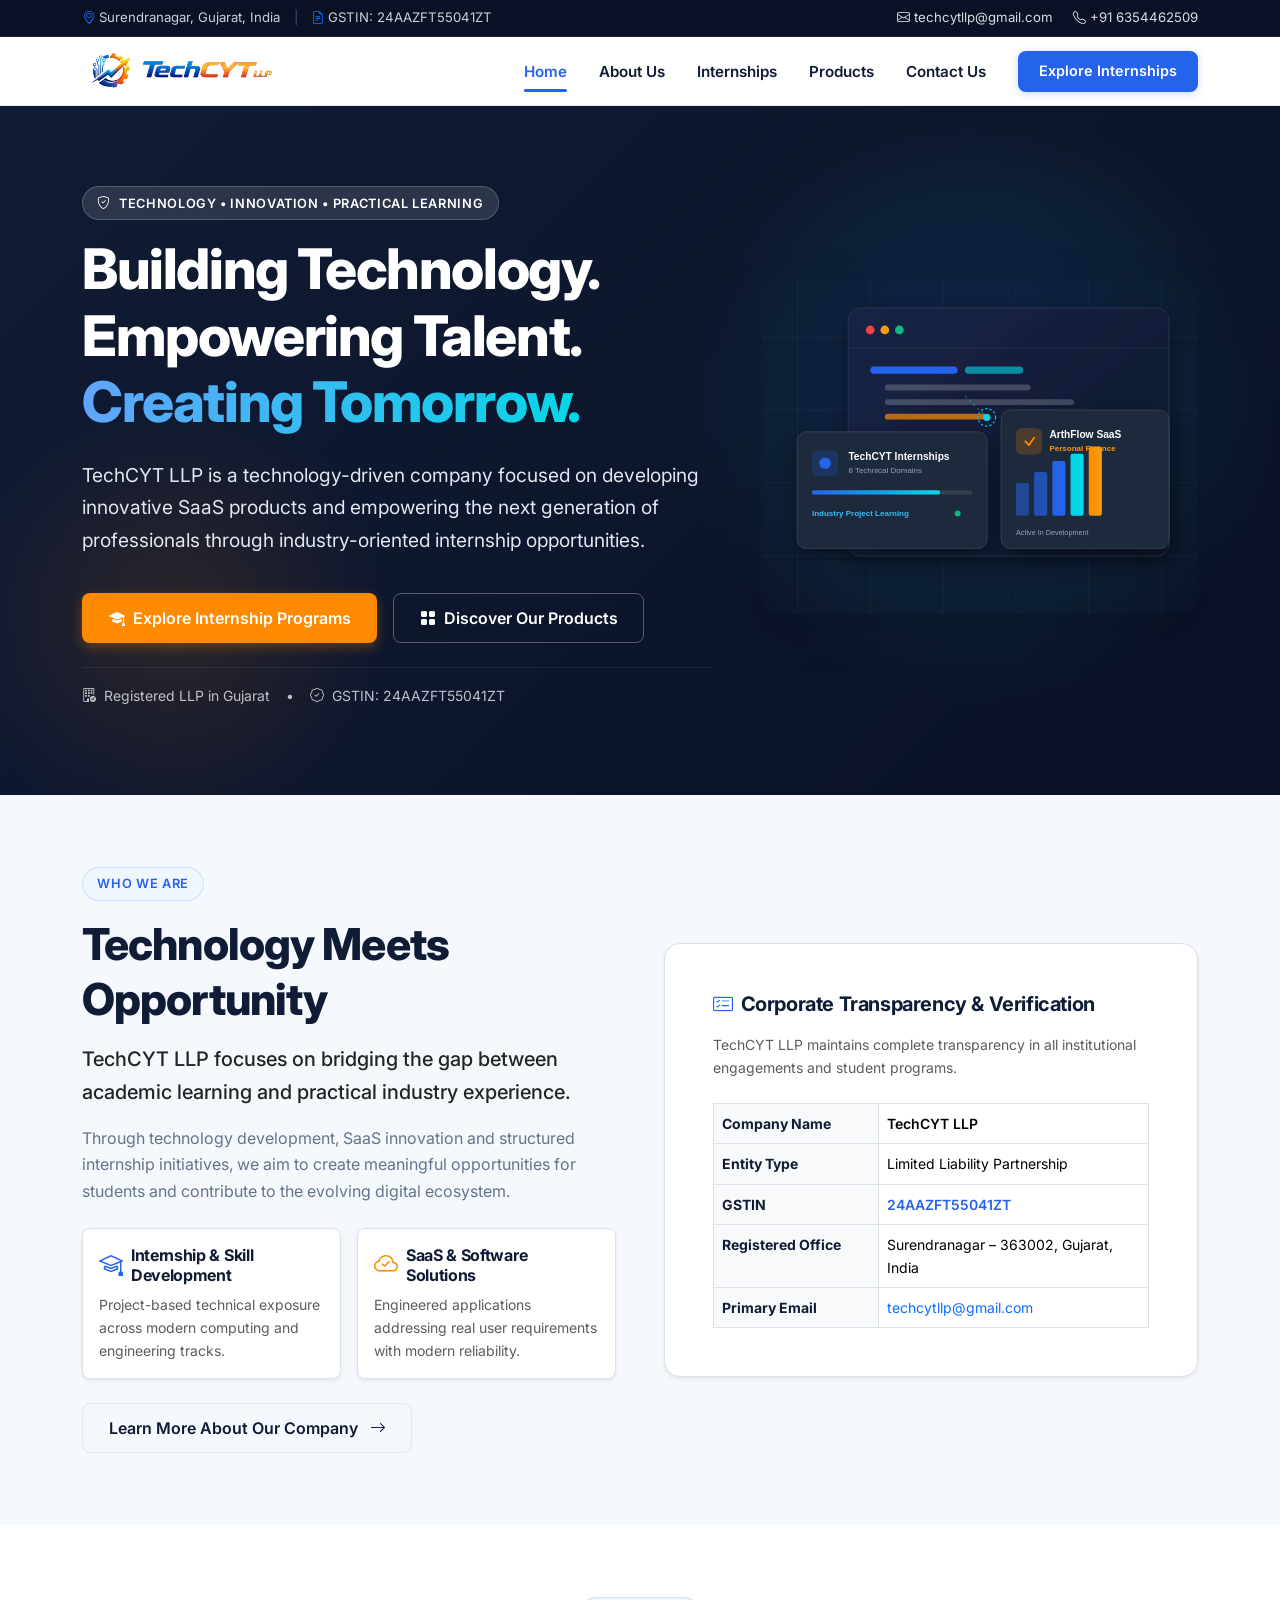
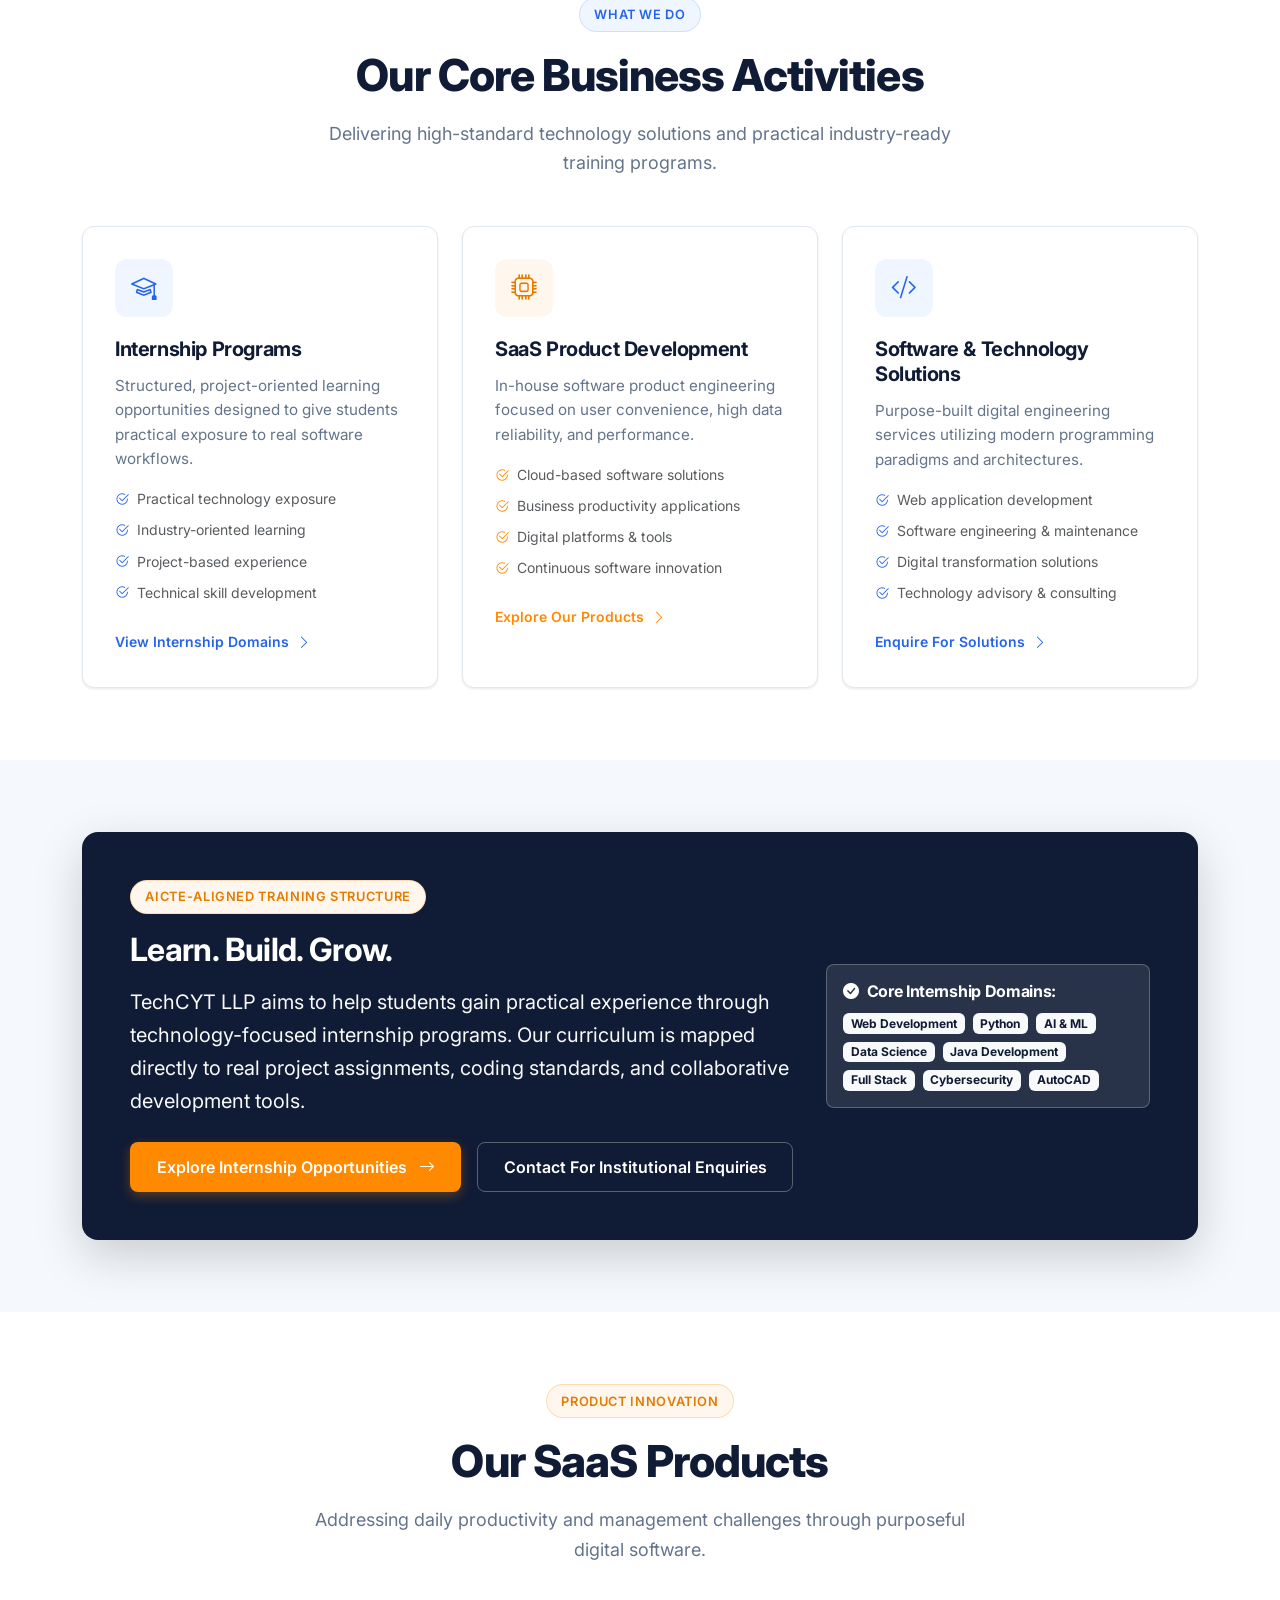
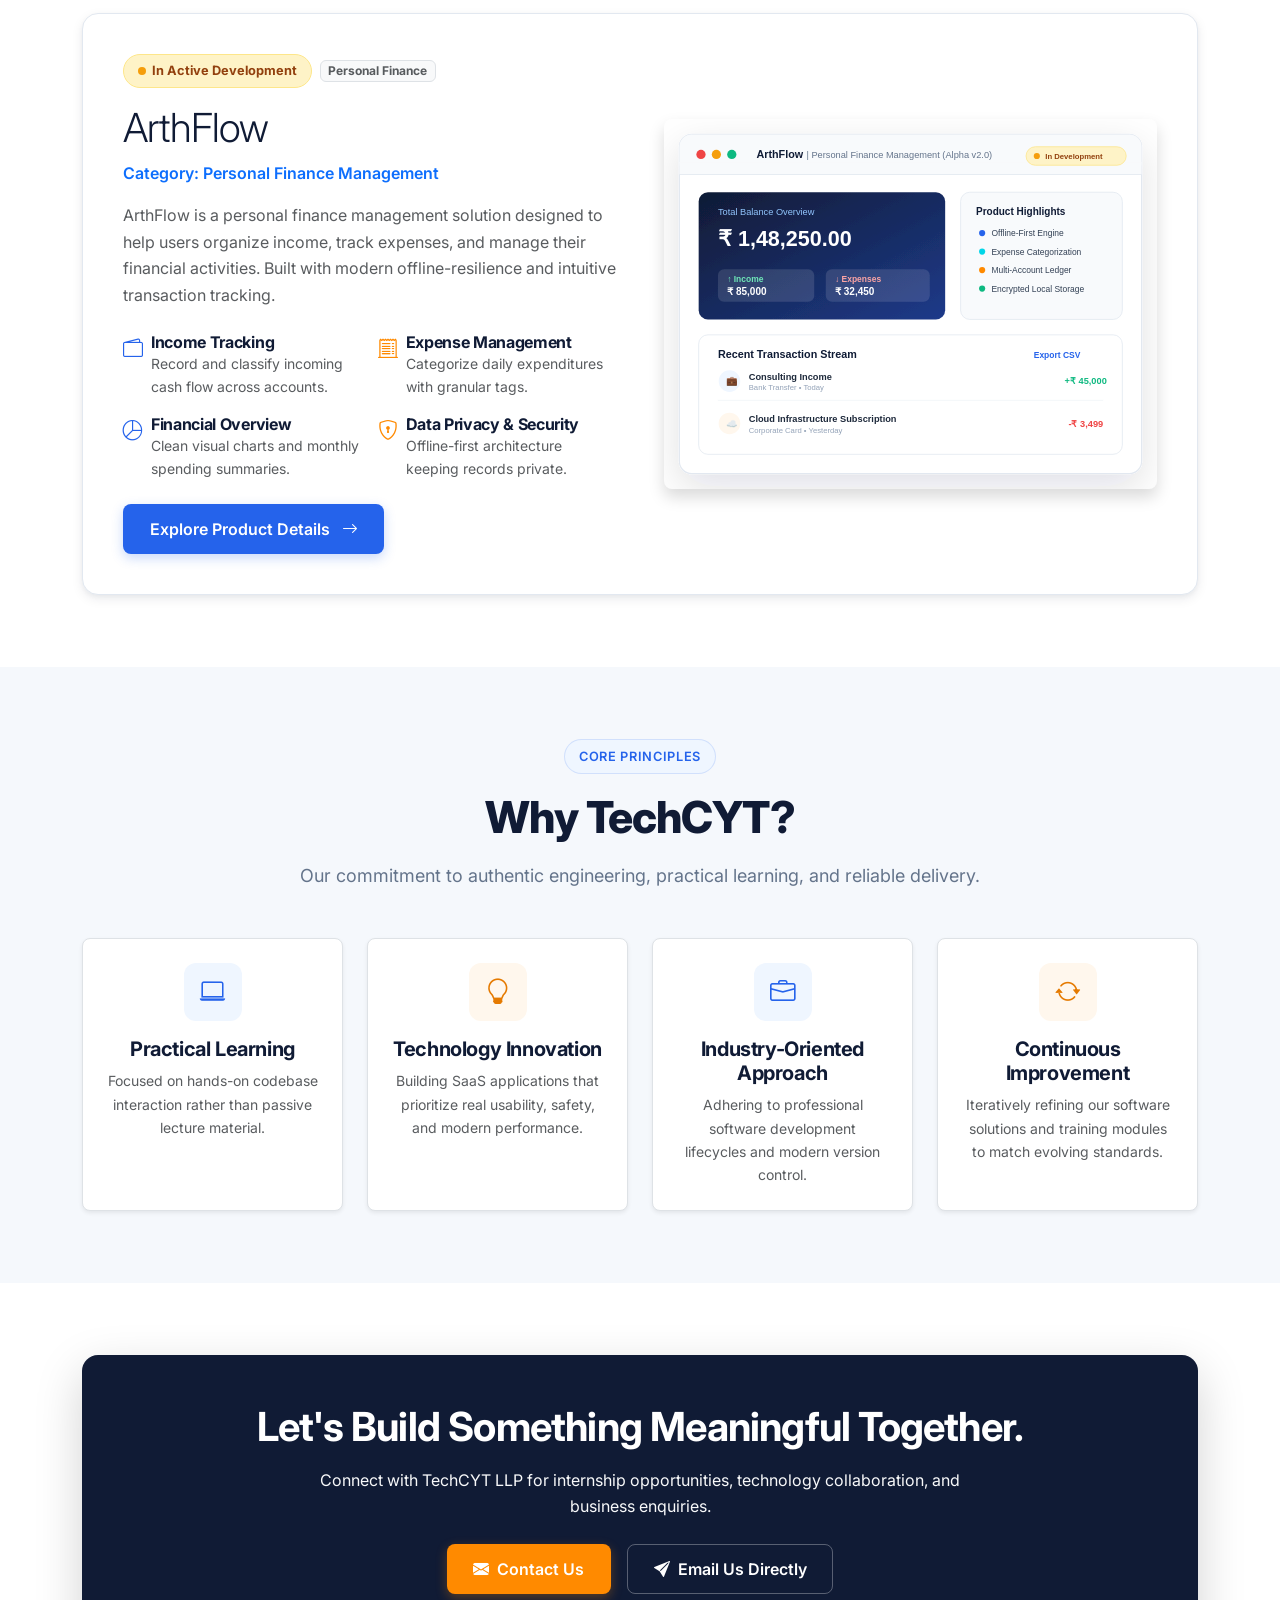
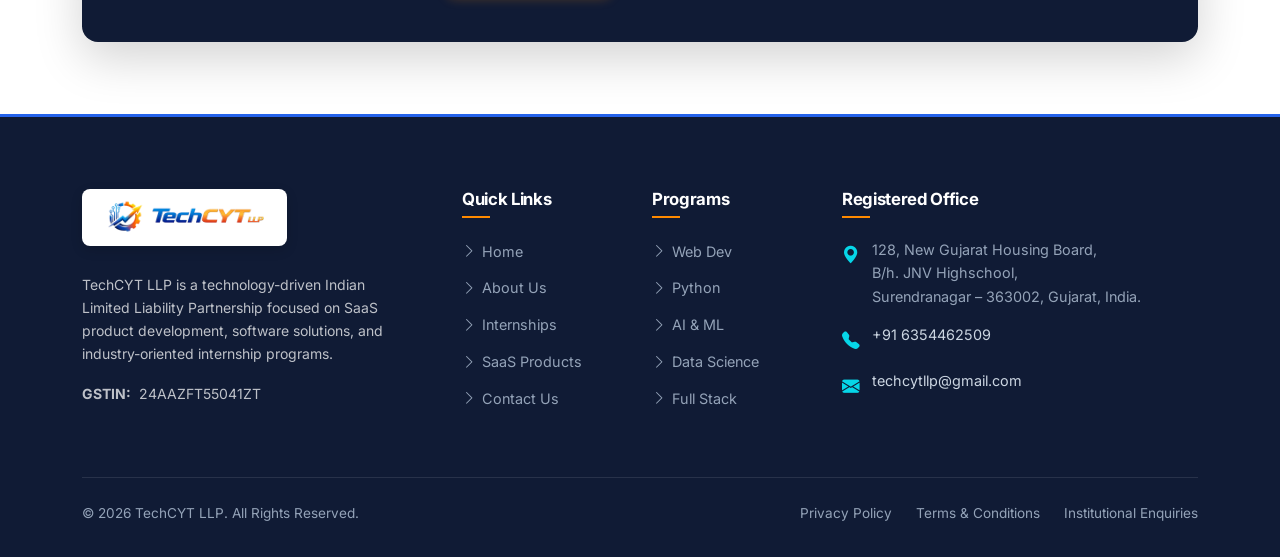
<file: index.html>
<!DOCTYPE html>
<html lang="en">
<head>
  <meta charset="UTF-8">
  <meta name="viewport" content="width=device-width, initial-scale=1.0">
  <title>TechCYT LLP | Technology Solutions, SaaS Products & Internships</title>
  <meta name="description" content="TechCYT LLP is a technology company focused on SaaS product development, software solutions and industry-oriented internship opportunities in India.">
  <meta name="keywords" content="TechCYT LLP, SaaS products, software development, technology internships, ArthFlow, industry oriented internships, Surendranagar Gujarat">
  <meta name="author" content="TechCYT LLP">
  <link rel="canonical" href="https://techcyt.in/index.html">

  <!-- Open Graph / Meta -->
  <meta property="og:type" content="website">
  <meta property="og:url" content="https://techcyt.in/index.html">
  <meta property="og:title" content="TechCYT LLP | Technology Solutions, SaaS Products & Internships">
  <meta property="og:description" content="TechCYT LLP is a technology company focused on SaaS product development, software solutions and industry-oriented internship opportunities in India.">
  <meta property="og:image" content="https://techcyt.in/assets/images/techcyt-logo.png">

  <!-- Favicon -->
  <link rel="icon" type="image/png" href="assets/favicon/favicon.png">

  <!-- Google Fonts (Inter) -->
  <link rel="preconnect" href="https://fonts.googleapis.com">
  <link rel="preconnect" href="https://fonts.gstatic.com" crossorigin>
  <link href="https://fonts.googleapis.com/css2?family=Inter:wght@400;500;600;700;800&display=swap" rel="stylesheet">

  <!-- Bootstrap 5.3 CSS & Bootstrap Icons -->
  <link href="https://cdn.jsdelivr.net/npm/bootstrap@5.3.3/dist/css/bootstrap.min.css" rel="stylesheet" integrity="sha384-QWTKZyjpPEjISv5WaRU9OFeRpok6YctnYmDr5pNlyT2bRjXh0JMhjY6hW+ALEwIH" crossorigin="anonymous">
  <link rel="stylesheet" href="https://cdn.jsdelivr.net/npm/bootstrap-icons@1.11.3/font/bootstrap-icons.min.css">

  <!-- Custom Stylesheet -->
  <link rel="stylesheet" href="css/style.css">

  <!-- Structured Data (JSON-LD) -->
  <script type="application/ld+json">
  {
    "@context": "https://schema.org",
    "@type": "Organization",
    "name": "TechCYT LLP",
    "url": "https://techcyt.in",
    "logo": "https://techcyt.in/assets/images/techcyt-logo.png",
    "description": "Technology and Software Development, Industry-Oriented Internship Programs, and SaaS Product Development.",
    "email": "techcytllp@gmail.com",
    "telephone": "+916354462509",
    "address": {
      "@type": "PostalAddress",
      "streetAddress": "128, New Gujarat Housing Board, B/h. JNV Highschool",
      "addressLocality": "Surendranagar",
      "postalCode": "363002",
      "addressRegion": "Gujarat",
      "addressCountry": "IN"
    },
    "taxID": "24AAZFT55041ZT"
  }
  </script>
</head>
<body>

  <!-- Top Info Bar -->
  <div class="top-bar d-none d-md-block">
    <div class="container d-flex justify-content-between align-items-center">
      <div>
        <span><i class="bi bi-geo-alt me-1 text-primary"></i>Surendranagar, Gujarat, India</span>
        <span class="top-bar-divider">|</span>
        <span><i class="bi bi-file-earmark-text me-1 text-primary"></i>GSTIN: 24AAZFT55041ZT</span>
      </div>
      <div>
        <a href="mailto:techcytllp@gmail.com" class="me-3"><i class="bi bi-envelope me-1"></i>techcytllp@gmail.com</a>
        <a href="tel:+916354462509"><i class="bi bi-telephone me-1"></i>+91 6354462509</a>
      </div>
    </div>
  </div>

  <!-- Shared Header & Navigation -->
  <header class="sticky-top">
    <nav class="navbar navbar-expand-lg navbar-custom">
      <div class="container">
        <a class="navbar-brand" href="index.html" aria-label="TechCYT LLP Home">
          <img src="assets/images/techcyt-logo.png" alt="TechCYT LLP Official Logo" class="brand-logo-img">
        </a>
        <button class="navbar-toggler" type="button" data-bs-toggle="collapse" data-bs-target="#navbarTechCYT" aria-controls="navbarTechCYT" aria-expanded="false" aria-label="Toggle navigation">
          <span class="navbar-toggler-icon"></span>
        </button>
        <div class="collapse navbar-collapse" id="navbarTechCYT">
          <ul class="navbar-nav ms-auto mb-2 mb-lg-0 align-items-lg-center">
            <li class="nav-item">
              <a class="nav-link active" aria-current="page" href="index.html">Home</a>
            </li>
            <li class="nav-item">
              <a class="nav-link" href="about.html">About Us</a>
            </li>
            <li class="nav-item">
              <a class="nav-link" href="internships.html">Internships</a>
            </li>
            <li class="nav-item">
              <a class="nav-link" href="products.html">Products</a>
            </li>
            <li class="nav-item">
              <a class="nav-link" href="contact.html">Contact Us</a>
            </li>
            <li class="nav-item ms-lg-3 mt-2 mt-lg-0">
              <a class="btn btn-nav-cta w-100 w-lg-auto" href="internships.html">Explore Internships</a>
            </li>
          </ul>
        </div>
      </div>
    </nav>
  </header>

  <!-- SECTION 1: HERO -->
  <section class="hero-section">
    <div class="container position-relative" style="z-index: 2;">
      <div class="row align-items-center g-5">
        <div class="col-lg-7">
          <div class="section-badge badge-light mb-3">
            <i class="bi bi-shield-check"></i> Technology &bull; Innovation &bull; Practical Learning
          </div>
          <h1 class="hero-title">
            Building Technology. <br>
            Empowering Talent. <br>
            <span class="text-gradient-blue">Creating Tomorrow.</span>
          </h1>
          <p class="hero-description">
            TechCYT LLP is a technology-driven company focused on developing innovative SaaS products and empowering the next generation of professionals through industry-oriented internship opportunities.
          </p>
          <div class="d-flex flex-wrap gap-3">
            <a href="internships.html" class="btn btn-techcyt-orange">
              <i class="bi bi-mortarboard-fill"></i> Explore Internship Programs
            </a>
            <a href="products.html" class="btn btn-techcyt-outline-white">
              <i class="bi bi-grid-fill"></i> Discover Our Products
            </a>
          </div>
          <!-- Trust verification badge -->
          <div class="mt-4 pt-3 border-top border-secondary border-opacity-25 d-flex align-items-center gap-3 text-light opacity-75 small">
            <div><i class="bi bi-building-check text-cyan me-1"></i> Registered LLP in Gujarat</div>
            <div>&bull;</div>
            <div><i class="bi bi-patch-check text-cyan me-1"></i> GSTIN: 24AAZFT55041ZT</div>
          </div>
        </div>
        <div class="col-lg-5">
          <div class="text-center">
            <img src="assets/images/hero-tech.svg" alt="TechCYT Technology and Internship Platform Illustration" class="img-fluid rounded-4 shadow-lg">
          </div>
        </div>
      </div>
    </div>
  </section>

  <!-- SECTION 2: WHO WE ARE -->
  <section class="py-5 bg-light-custom">
    <div class="container py-lg-4">
      <div class="row align-items-center g-5">
        <div class="col-lg-6">
          <div class="section-badge">Who We Are</div>
          <h2 class="section-title">Technology Meets Opportunity</h2>
          <p class="lead text-dark fw-medium mb-3">
            TechCYT LLP focuses on bridging the gap between academic learning and practical industry experience.
          </p>
          <p>
            Through technology development, SaaS innovation and structured internship initiatives, we aim to create meaningful opportunities for students and contribute to the evolving digital ecosystem.
          </p>
          <div class="row g-3 pt-2">
            <div class="col-sm-6">
              <div class="p-3 bg-white border rounded-3 h-100 shadow-sm">
                <div class="d-flex align-items-center mb-2">
                  <i class="bi bi-mortarboard fs-4 text-corporate-blue me-2"></i>
                  <h6 class="fw-bold mb-0 text-navy">Internship & Skill Development</h6>
                </div>
                <p class="small text-muted mb-0">Project-based technical exposure across modern computing and engineering tracks.</p>
              </div>
            </div>
            <div class="col-sm-6">
              <div class="p-3 bg-white border rounded-3 h-100 shadow-sm">
                <div class="d-flex align-items-center mb-2">
                  <i class="bi bi-cloud-check fs-4 text-orange-accent me-2"></i>
                  <h6 class="fw-bold mb-0 text-navy">SaaS & Software Solutions</h6>
                </div>
                <p class="small text-muted mb-0">Engineered applications addressing real user requirements with modern reliability.</p>
              </div>
            </div>
          </div>
          <div class="mt-4">
            <a href="about.html" class="btn btn-techcyt-outline">
              Learn More About Our Company <i class="bi bi-arrow-right ms-1"></i>
            </a>
          </div>
        </div>
        <div class="col-lg-6">
          <div class="p-4 p-md-5 bg-white border rounded-4 shadow-sm">
            <h5 class="fw-bold text-navy mb-3"><i class="bi bi-card-checklist text-corporate-blue me-2"></i>Corporate Transparency & Verification</h5>
            <p class="text-muted small mb-4">TechCYT LLP maintains complete transparency in all institutional engagements and student programs.</p>
            <table class="table table-bordered mb-0 small">
              <tbody>
                <tr>
                  <th class="bg-light text-navy" style="width: 38%;">Company Name</th>
                  <td class="fw-semibold">TechCYT LLP</td>
                </tr>
                <tr>
                  <th class="bg-light text-navy">Entity Type</th>
                  <td>Limited Liability Partnership</td>
                </tr>
                <tr>
                  <th class="bg-light text-navy">GSTIN</th>
                  <td class="fw-semibold text-corporate-blue">24AAZFT55041ZT</td>
                </tr>
                <tr>
                  <th class="bg-light text-navy">Registered Office</th>
                  <td>Surendranagar – 363002, Gujarat, India</td>
                </tr>
                <tr>
                  <th class="bg-light text-navy">Primary Email</th>
                  <td><a href="mailto:techcytllp@gmail.com" class="text-decoration-none">techcytllp@gmail.com</a></td>
                </tr>
              </tbody>
            </table>
          </div>
        </div>
      </div>
    </div>
  </section>

  <!-- SECTION 3: OUR CORE SERVICES -->
  <section class="py-5 bg-white">
    <div class="container py-lg-4">
      <div class="text-center mb-5">
        <div class="section-badge">What We Do</div>
        <h2 class="section-title">Our Core Business Activities</h2>
        <p class="section-subtitle">Delivering high-standard technology solutions and practical industry-ready training programs.</p>
      </div>
      <div class="row g-4">
        <!-- Service 1: Internship Programs -->
        <div class="col-lg-4 col-md-6">
          <div class="feature-card">
            <div class="feature-icon-wrapper">
              <i class="bi bi-mortarboard"></i>
            </div>
            <h3 class="feature-title">Internship Programs</h3>
            <p class="feature-text mb-3">Structured, project-oriented learning opportunities designed to give students practical exposure to real software workflows.</p>
            <ul class="list-unstyled small text-muted mb-4">
              <li class="mb-2"><i class="bi bi-check2-circle text-corporate-blue me-2"></i>Practical technology exposure</li>
              <li class="mb-2"><i class="bi bi-check2-circle text-corporate-blue me-2"></i>Industry-oriented learning</li>
              <li class="mb-2"><i class="bi bi-check2-circle text-corporate-blue me-2"></i>Project-based experience</li>
              <li><i class="bi bi-check2-circle text-corporate-blue me-2"></i>Technical skill development</li>
            </ul>
            <a href="internships.html" class="fw-semibold text-corporate-blue text-decoration-none small">
              View Internship Domains <i class="bi bi-chevron-right ms-1"></i>
            </a>
          </div>
        </div>
        <!-- Service 2: SaaS Product Development -->
        <div class="col-lg-4 col-md-6">
          <div class="feature-card">
            <div class="feature-icon-wrapper feature-icon-orange">
              <i class="bi bi-cpu"></i>
            </div>
            <h3 class="feature-title">SaaS Product Development</h3>
            <p class="feature-text mb-3">In-house software product engineering focused on user convenience, high data reliability, and performance.</p>
            <ul class="list-unstyled small text-muted mb-4">
              <li class="mb-2"><i class="bi bi-check2-circle text-orange-accent me-2"></i>Cloud-based software solutions</li>
              <li class="mb-2"><i class="bi bi-check2-circle text-orange-accent me-2"></i>Business productivity applications</li>
              <li class="mb-2"><i class="bi bi-check2-circle text-orange-accent me-2"></i>Digital platforms & tools</li>
              <li><i class="bi bi-check2-circle text-orange-accent me-2"></i>Continuous software innovation</li>
            </ul>
            <a href="products.html" class="fw-semibold text-orange-accent text-decoration-none small">
              Explore Our Products <i class="bi bi-chevron-right ms-1"></i>
            </a>
          </div>
        </div>
        <!-- Service 3: Software & Technology Solutions -->
        <div class="col-lg-4 col-md-6 mx-auto">
          <div class="feature-card">
            <div class="feature-icon-wrapper">
              <i class="bi bi-code-slash"></i>
            </div>
            <h3 class="feature-title">Software & Technology Solutions</h3>
            <p class="feature-text mb-3">Purpose-built digital engineering services utilizing modern programming paradigms and architectures.</p>
            <ul class="list-unstyled small text-muted mb-4">
              <li class="mb-2"><i class="bi bi-check2-circle text-corporate-blue me-2"></i>Web application development</li>
              <li class="mb-2"><i class="bi bi-check2-circle text-corporate-blue me-2"></i>Software engineering & maintenance</li>
              <li class="mb-2"><i class="bi bi-check2-circle text-corporate-blue me-2"></i>Digital transformation solutions</li>
              <li><i class="bi bi-check2-circle text-corporate-blue me-2"></i>Technology advisory & consulting</li>
            </ul>
            <a href="contact.html" class="fw-semibold text-corporate-blue text-decoration-none small">
              Enquire For Solutions <i class="bi bi-chevron-right ms-1"></i>
            </a>
          </div>
        </div>
      </div>
    </div>
  </section>

  <!-- SECTION 4: INTERNSHIP HIGHLIGHT -->
  <section class="py-5 bg-light-custom">
    <div class="container py-lg-4">
      <div class="bg-navy-custom text-white p-4 p-md-5 rounded-4 position-relative overflow-hidden shadow-lg">
        <div class="row align-items-center position-relative" style="z-index: 2;">
          <div class="col-lg-8">
            <div class="section-badge badge-orange mb-3">AICTE-Aligned Training Structure</div>
            <h2 class="text-white fw-bold mb-3">Learn. Build. Grow.</h2>
            <p class="text-light opacity-90 mb-4 fs-5" style="max-width: 680px;">
              TechCYT LLP aims to help students gain practical experience through technology-focused internship programs. Our curriculum is mapped directly to real project assignments, coding standards, and collaborative development tools.
            </p>
            <div class="d-flex flex-wrap gap-3">
              <a href="internships.html" class="btn btn-techcyt-orange">
                Explore Internship Opportunities <i class="bi bi-arrow-right ms-1"></i>
              </a>
              <a href="contact.html" class="btn btn-techcyt-outline-white">
                Contact For Institutional Enquiries
              </a>
            </div>
          </div>
          <div class="col-lg-4 mt-4 mt-lg-0 text-center">
            <div class="p-3 bg-white bg-opacity-10 rounded-3 border border-light border-opacity-25 text-start">
              <h6 class="fw-bold text-white mb-2"><i class="bi bi-check-circle-fill text-cyan me-2"></i>Core Internship Domains:</h6>
              <div class="d-flex flex-wrap gap-2 pt-1">
                <span class="badge bg-light text-navy">Web Development</span>
                <span class="badge bg-light text-navy">Python</span>
                <span class="badge bg-light text-navy">AI & ML</span>
                <span class="badge bg-light text-navy">Data Science</span>
                <span class="badge bg-light text-navy">Java Development</span>
                <span class="badge bg-light text-navy">Full Stack</span>
                <span class="badge bg-light text-navy">Cybersecurity</span>
                <span class="badge bg-light text-navy">AutoCAD</span>
              </div>
            </div>
          </div>
        </div>
      </div>
    </div>
  </section>

  <!-- SECTION 5: OUR PRODUCTS (Featuring ArthFlow) -->
  <section class="py-5 bg-white">
    <div class="container py-lg-4">
      <div class="text-center mb-5">
        <div class="section-badge badge-orange">Product Innovation</div>
        <h2 class="section-title">Our SaaS Products</h2>
        <p class="section-subtitle">Addressing daily productivity and management challenges through purposeful digital software.</p>
      </div>

      <div class="product-showcase-box">
        <div class="row align-items-center g-5">
          <div class="col-lg-6">
            <div class="d-flex align-items-center gap-2 mb-3">
              <span class="product-status-badge">
                <span class="product-status-dot"></span> In Active Development
              </span>
              <span class="badge bg-light text-muted border">Personal Finance</span>
            </div>
            <h3 class="fw-extrabold text-navy display-6 mb-2">ArthFlow</h3>
            <p class="text-primary fw-semibold mb-3">Category: Personal Finance Management</p>
            <p class="text-muted mb-4">
              ArthFlow is a personal finance management solution designed to help users organize income, track expenses, and manage their financial activities. Built with modern offline-resilience and intuitive transaction tracking.
            </p>

            <div class="row g-3 mb-4">
              <div class="col-sm-6">
                <div class="d-flex align-items-start gap-2">
                  <i class="bi bi-wallet2 text-corporate-blue fs-5"></i>
                  <div>
                    <h6 class="fw-bold mb-0 text-navy">Income Tracking</h6>
                    <p class="small text-muted mb-0">Record and classify incoming cash flow across accounts.</p>
                  </div>
                </div>
              </div>
              <div class="col-sm-6">
                <div class="d-flex align-items-start gap-2">
                  <i class="bi bi-receipt-cutoff text-orange-accent fs-5"></i>
                  <div>
                    <h6 class="fw-bold mb-0 text-navy">Expense Management</h6>
                    <p class="small text-muted mb-0">Categorize daily expenditures with granular tags.</p>
                  </div>
                </div>
              </div>
              <div class="col-sm-6">
                <div class="d-flex align-items-start gap-2">
                  <i class="bi bi-pie-chart text-corporate-blue fs-5"></i>
                  <div>
                    <h6 class="fw-bold mb-0 text-navy">Financial Overview</h6>
                    <p class="small text-muted mb-0">Clean visual charts and monthly spending summaries.</p>
                  </div>
                </div>
              </div>
              <div class="col-sm-6">
                <div class="d-flex align-items-start gap-2">
                  <i class="bi bi-shield-lock text-orange-accent fs-5"></i>
                  <div>
                    <h6 class="fw-bold mb-0 text-navy">Data Privacy & Security</h6>
                    <p class="small text-muted mb-0">Offline-first architecture keeping records private.</p>
                  </div>
                </div>
              </div>
            </div>

            <div class="d-flex gap-3">
              <a href="products.html" class="btn btn-techcyt-primary">
                Explore Product Details <i class="bi bi-arrow-right ms-1"></i>
              </a>
            </div>
          </div>
          <div class="col-lg-6">
            <div class="text-center">
              <img src="assets/images/arthflow-mockup.svg" alt="ArthFlow Personal Finance Management Product Mockup" class="img-fluid rounded-3 shadow">
            </div>
          </div>
        </div>
      </div>
    </div>
  </section>

  <!-- SECTION 6: WHY TECHCYT? -->
  <section class="py-5 bg-light-custom">
    <div class="container py-lg-4">
      <div class="text-center mb-5">
        <div class="section-badge">Core Principles</div>
        <h2 class="section-title">Why TechCYT?</h2>
        <p class="section-subtitle">Our commitment to authentic engineering, practical learning, and reliable delivery.</p>
      </div>

      <div class="row g-4">
        <div class="col-lg-3 col-md-6">
          <div class="p-4 bg-white border rounded-3 h-100 shadow-sm text-center">
            <div class="feature-icon-wrapper mx-auto mb-3">
              <i class="bi bi-laptop"></i>
            </div>
            <h4 class="h5 fw-bold text-navy mb-2">Practical Learning</h4>
            <p class="small text-muted mb-0">Focused on hands-on codebase interaction rather than passive lecture material.</p>
          </div>
        </div>
        <div class="col-lg-3 col-md-6">
          <div class="p-4 bg-white border rounded-3 h-100 shadow-sm text-center">
            <div class="feature-icon-wrapper feature-icon-orange mx-auto mb-3">
              <i class="bi bi-lightbulb"></i>
            </div>
            <h4 class="h5 fw-bold text-navy mb-2">Technology Innovation</h4>
            <p class="small text-muted mb-0">Building SaaS applications that prioritize real usability, safety, and modern performance.</p>
          </div>
        </div>
        <div class="col-lg-3 col-md-6">
          <div class="p-4 bg-white border rounded-3 h-100 shadow-sm text-center">
            <div class="feature-icon-wrapper mx-auto mb-3">
              <i class="bi bi-briefcase"></i>
            </div>
            <h4 class="h5 fw-bold text-navy mb-2">Industry-Oriented Approach</h4>
            <p class="small text-muted mb-0">Adhering to professional software development lifecycles and modern version control.</p>
          </div>
        </div>
        <div class="col-lg-3 col-md-6">
          <div class="p-4 bg-white border rounded-3 h-100 shadow-sm text-center">
            <div class="feature-icon-wrapper feature-icon-orange mx-auto mb-3">
              <i class="bi bi-arrow-repeat"></i>
            </div>
            <h4 class="h5 fw-bold text-navy mb-2">Continuous Improvement</h4>
            <p class="small text-muted mb-0">Iteratively refining our software solutions and training modules to match evolving standards.</p>
          </div>
        </div>
      </div>
    </div>
  </section>

  <!-- SECTION 7: CONTACT CTA -->
  <section class="py-5 bg-white">
    <div class="container py-lg-4 text-center">
      <div class="p-5 bg-navy-custom text-white rounded-4 shadow-lg position-relative overflow-hidden">
        <h2 class="text-white fw-bold mb-3 display-6">Let's Build Something Meaningful Together.</h2>
        <p class="text-light opacity-90 mb-4 mx-auto" style="max-width: 650px;">
          Connect with TechCYT LLP for internship opportunities, technology collaboration, and business enquiries.
        </p>
        <div class="d-flex flex-wrap justify-content-center gap-3">
          <a href="contact.html" class="btn btn-techcyt-orange">
            <i class="bi bi-envelope-fill"></i> Contact Us
          </a>
          <a href="mailto:techcytllp@gmail.com" class="btn btn-techcyt-outline-white">
            <i class="bi bi-send-fill"></i> Email Us Directly
          </a>
        </div>
      </div>
    </div>
  </section>

  <!-- SECTION 8: FOOTER -->
  <footer class="footer-corporate">
    <div class="container">
      <div class="row g-4">
        <!-- Col 1: About & Logo -->
        <div class="col-lg-4 col-md-6">
          <div class="footer-logo-container">
            <img src="assets/images/techcyt-logo.png" alt="TechCYT LLP Logo" class="img-fluid">
          </div>
          <p class="small text-light opacity-75 pe-lg-4 mb-3">
            TechCYT LLP is a technology-driven Indian Limited Liability Partnership focused on SaaS product development, software solutions, and industry-oriented internship programs.
          </p>
          <div class="small text-light opacity-75">
            <span class="d-inline-block text-cyan fw-bold me-1">GSTIN:</span> 24AAZFT55041ZT
          </div>
        </div>

        <!-- Col 2: Quick Links -->
        <div class="col-lg-2 col-md-6 col-6">
          <h5>Quick Links</h5>
          <ul class="footer-links">
            <li><a href="index.html"><i class="bi bi-chevron-right"></i> Home</a></li>
            <li><a href="about.html"><i class="bi bi-chevron-right"></i> About Us</a></li>
            <li><a href="internships.html"><i class="bi bi-chevron-right"></i> Internships</a></li>
            <li><a href="products.html"><i class="bi bi-chevron-right"></i> SaaS Products</a></li>
            <li><a href="contact.html"><i class="bi bi-chevron-right"></i> Contact Us</a></li>
          </ul>
        </div>

        <!-- Col 3: Internship Domains -->
        <div class="col-lg-2 col-md-6 col-6">
          <h5>Programs</h5>
          <ul class="footer-links">
            <li><a href="internships.html"><i class="bi bi-chevron-right"></i> Web Dev</a></li>
            <li><a href="internships.html"><i class="bi bi-chevron-right"></i> Python</a></li>
            <li><a href="internships.html"><i class="bi bi-chevron-right"></i> AI & ML</a></li>
            <li><a href="internships.html"><i class="bi bi-chevron-right"></i> Data Science</a></li>
            <li><a href="internships.html"><i class="bi bi-chevron-right"></i> Full Stack</a></li>
          </ul>
        </div>

        <!-- Col 4: Contact Information -->
        <div class="col-lg-4 col-md-6">
          <h5>Registered Office</h5>
          <div class="footer-contact-item">
            <i class="bi bi-geo-alt-fill"></i>
            <div>
              128, New Gujarat Housing Board,<br>
              B/h. JNV Highschool,<br>
              Surendranagar – 363002, Gujarat, India.
            </div>
          </div>
          <div class="footer-contact-item">
            <i class="bi bi-telephone-fill"></i>
            <div>
              <a href="tel:+916354462509">+91 6354462509</a>
            </div>
          </div>
          <div class="footer-contact-item">
            <i class="bi bi-envelope-fill"></i>
            <div>
              <a href="mailto:techcytllp@gmail.com">techcytllp@gmail.com</a>
            </div>
          </div>
        </div>
      </div>

      <!-- Footer Bottom -->
      <div class="footer-bottom d-flex flex-column flex-md-row justify-content-between align-items-center gap-3">
        <div>
          &copy; <span class="current-year">2026</span> TechCYT LLP. All Rights Reserved.
        </div>
        <div class="d-flex gap-4">
          <a href="privacy-policy.html">Privacy Policy</a>
          <a href="terms.html">Terms & Conditions</a>
          <a href="contact.html">Institutional Enquiries</a>
        </div>
      </div>
    </div>
  </footer>

  <!-- Floating Back to Top Button -->
  <button id="backToTopBtn" class="back-to-top" title="Go to top" aria-label="Back to Top">
    <i class="bi bi-arrow-up"></i>
  </button>

  <!-- Bootstrap 5.3 Bundle JS -->
  <script src="https://cdn.jsdelivr.net/npm/bootstrap@5.3.3/dist/js/bootstrap.bundle.min.js" integrity="sha384-YvpcrYf0tY3lHB60NNkmXc5s9fDVZLESaAA55NDzOxhy9GkcIdslK1eN7N6jIeHz" crossorigin="anonymous"></script>
  <!-- Custom JS -->
  <script src="js/main.js"></script>
</body>
</html>
</file>
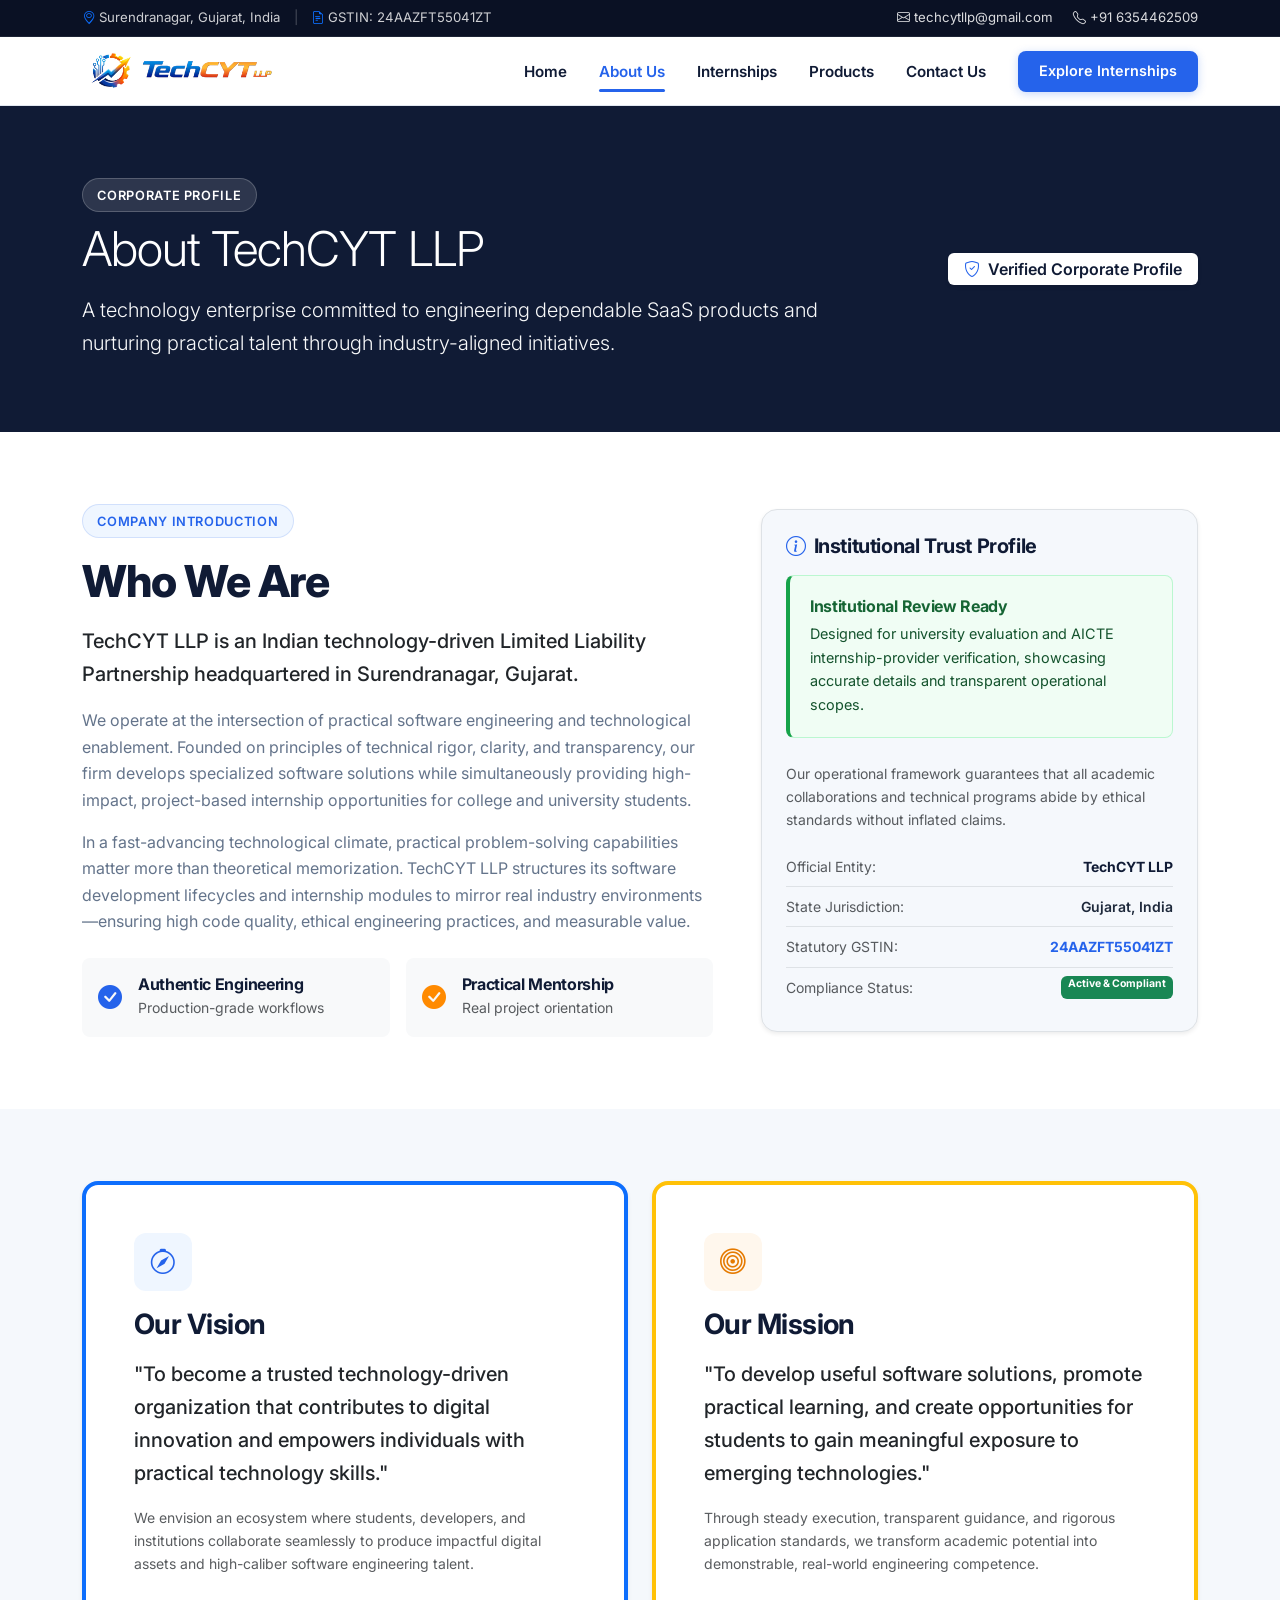
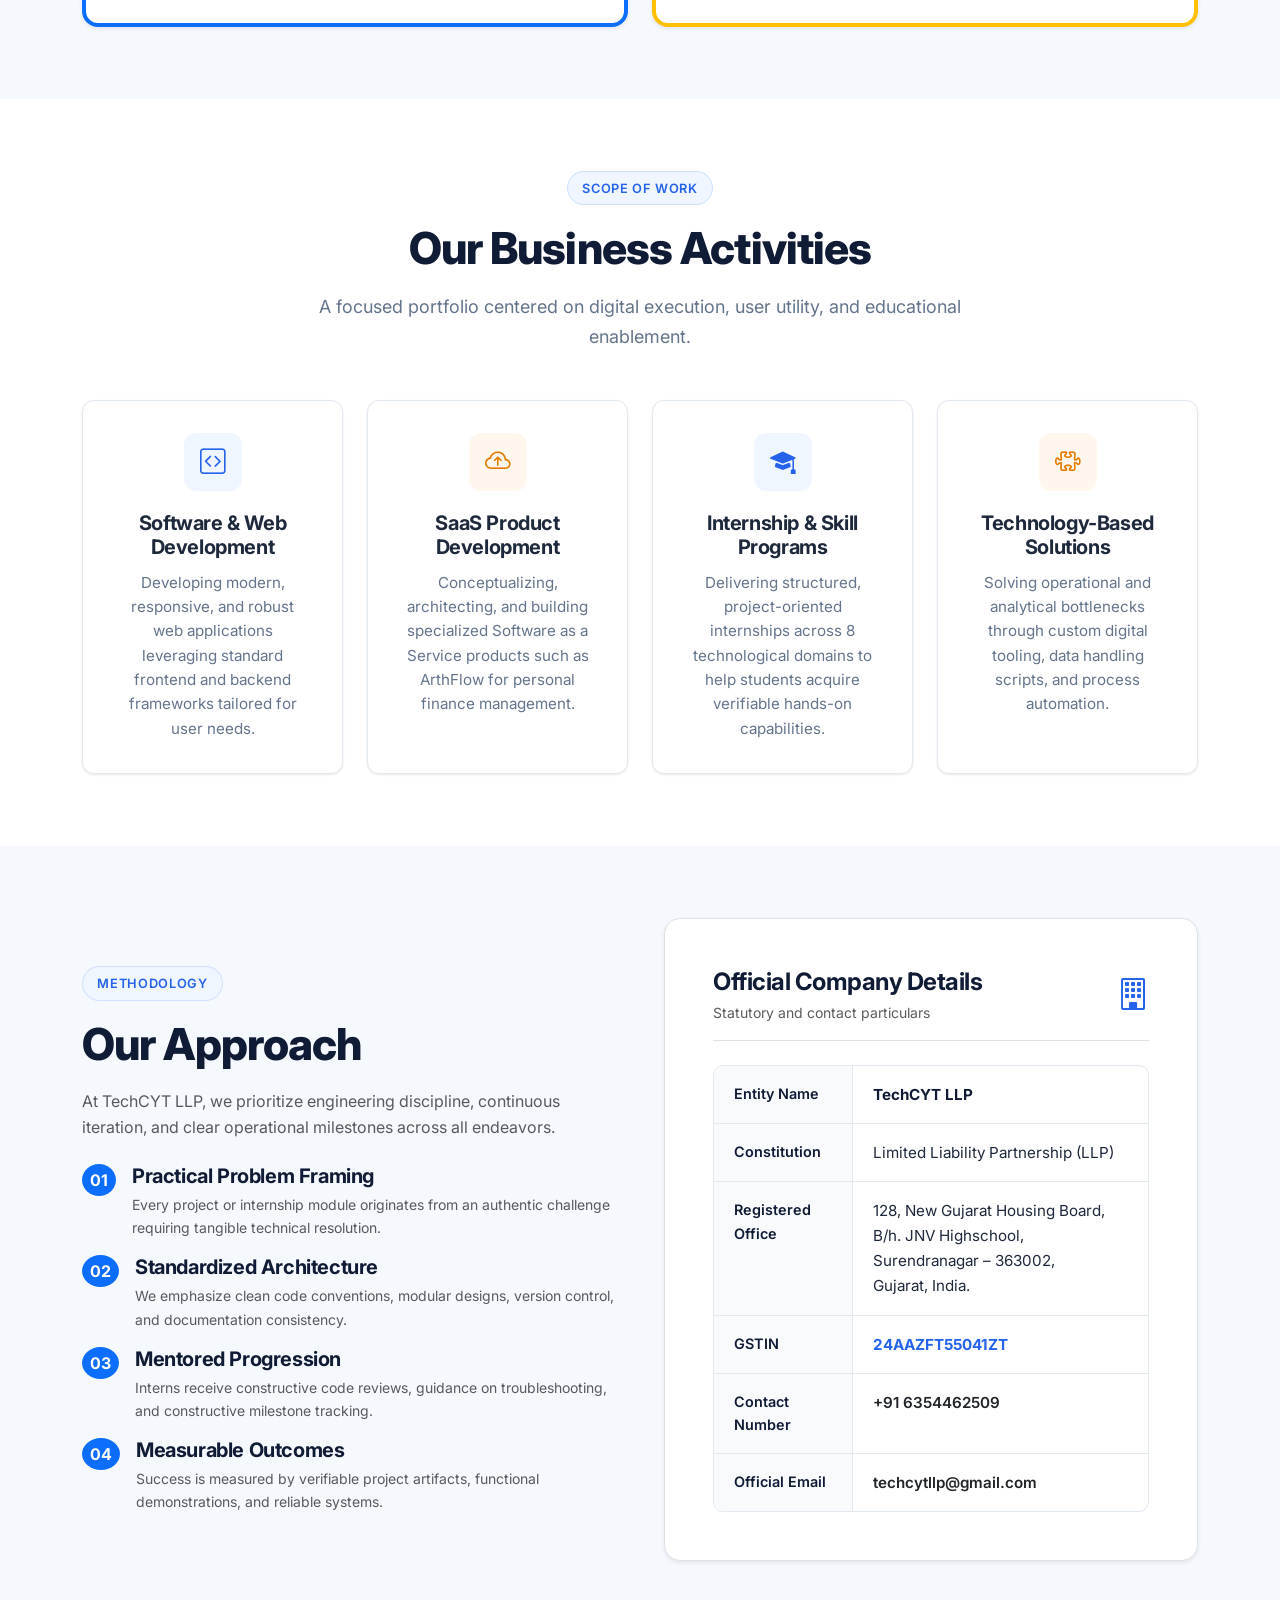
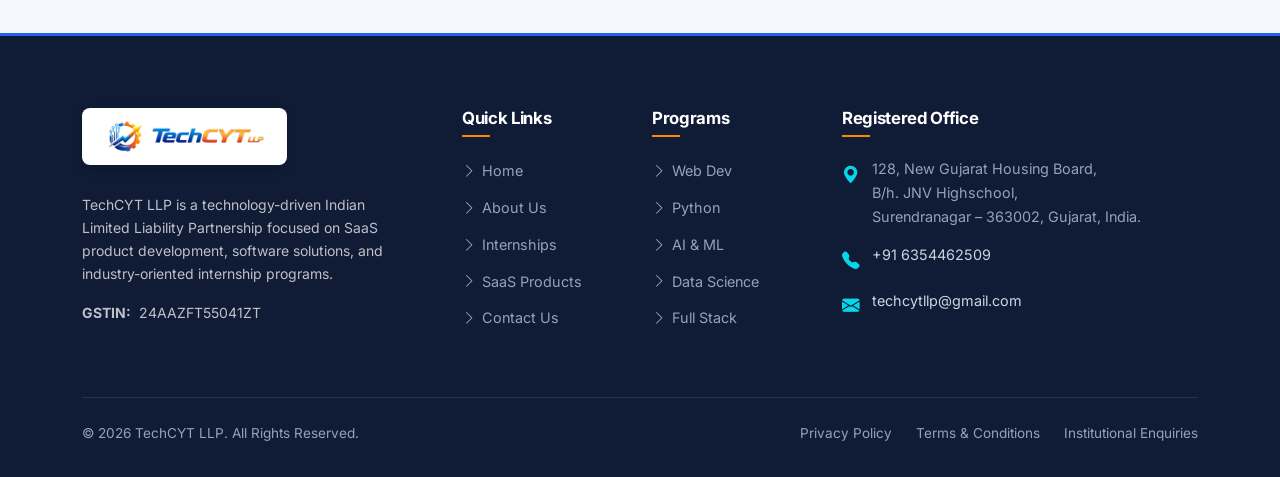
<file: about.html>
<!DOCTYPE html>
<html lang="en">
<head>
  <meta charset="UTF-8">
  <meta name="viewport" content="width=device-width, initial-scale=1.0">
  <title>About Us | TechCYT LLP - Company Profile & Vision</title>
  <meta name="description" content="Discover TechCYT LLP's corporate profile, vision, mission, and foundational principles in software engineering, SaaS innovation, and technology skill development.">
  <meta name="keywords" content="About TechCYT LLP, Company Vision, Mission, Software development, TechCYT Surendranagar">
  <meta name="author" content="TechCYT LLP">
  <link rel="canonical" href="https://techcyt.in/about.html">

  <!-- Open Graph -->
  <meta property="og:type" content="website">
  <meta property="og:url" content="https://techcyt.in/about.html">
  <meta property="og:title" content="About Us | TechCYT LLP - Company Profile & Vision">
  <meta property="og:description" content="Learn about TechCYT LLP: an Indian technology company developing SaaS solutions and providing project-based technology internships.">
  <meta property="og:image" content="https://techcyt.in/assets/images/techcyt-logo.png">

  <!-- Favicon -->
  <link rel="icon" type="image/png" href="assets/favicon/favicon.png">

  <!-- Google Fonts (Inter) -->
  <link rel="preconnect" href="https://fonts.googleapis.com">
  <link rel="preconnect" href="https://fonts.gstatic.com" crossorigin>
  <link href="https://fonts.googleapis.com/css2?family=Inter:wght@400;500;600;700;800&display=swap" rel="stylesheet">

  <!-- Bootstrap 5.3 CSS & Bootstrap Icons -->
  <link href="https://cdn.jsdelivr.net/npm/bootstrap@5.3.3/dist/css/bootstrap.min.css" rel="stylesheet" integrity="sha384-QWTKZyjpPEjISv5WaRU9OFeRpok6YctnYmDr5pNlyT2bRjXh0JMhjY6hW+ALEwIH" crossorigin="anonymous">
  <link rel="stylesheet" href="https://cdn.jsdelivr.net/npm/bootstrap-icons@1.11.3/font/bootstrap-icons.min.css">

  <!-- Custom Stylesheet -->
  <link rel="stylesheet" href="css/style.css">
</head>
<body>

  <!-- Top Info Bar -->
  <div class="top-bar d-none d-md-block">
    <div class="container d-flex justify-content-between align-items-center">
      <div>
        <span><i class="bi bi-geo-alt me-1 text-primary"></i>Surendranagar, Gujarat, India</span>
        <span class="top-bar-divider">|</span>
        <span><i class="bi bi-file-earmark-text me-1 text-primary"></i>GSTIN: 24AAZFT55041ZT</span>
      </div>
      <div>
        <a href="mailto:techcytllp@gmail.com" class="me-3"><i class="bi bi-envelope me-1"></i>techcytllp@gmail.com</a>
        <a href="tel:+916354462509"><i class="bi bi-telephone me-1"></i>+91 6354462509</a>
      </div>
    </div>
  </div>

  <!-- Shared Header & Navigation -->
  <header class="sticky-top">
    <nav class="navbar navbar-expand-lg navbar-custom">
      <div class="container">
        <a class="navbar-brand" href="index.html" aria-label="TechCYT LLP Home">
          <img src="assets/images/techcyt-logo.png" alt="TechCYT LLP Official Logo" class="brand-logo-img">
        </a>
        <button class="navbar-toggler" type="button" data-bs-toggle="collapse" data-bs-target="#navbarTechCYT" aria-controls="navbarTechCYT" aria-expanded="false" aria-label="Toggle navigation">
          <span class="navbar-toggler-icon"></span>
        </button>
        <div class="collapse navbar-collapse" id="navbarTechCYT">
          <ul class="navbar-nav ms-auto mb-2 mb-lg-0 align-items-lg-center">
            <li class="nav-item">
              <a class="nav-link" href="index.html">Home</a>
            </li>
            <li class="nav-item">
              <a class="nav-link active" aria-current="page" href="about.html">About Us</a>
            </li>
            <li class="nav-item">
              <a class="nav-link" href="internships.html">Internships</a>
            </li>
            <li class="nav-item">
              <a class="nav-link" href="products.html">Products</a>
            </li>
            <li class="nav-item">
              <a class="nav-link" href="contact.html">Contact Us</a>
            </li>
            <li class="nav-item ms-lg-3 mt-2 mt-lg-0">
              <a class="btn btn-nav-cta w-100 w-lg-auto" href="internships.html">Explore Internships</a>
            </li>
          </ul>
        </div>
      </div>
    </nav>
  </header>

  <!-- Page Header Banner -->
  <section class="py-5 bg-navy-custom text-white position-relative">
    <div class="container py-4">
      <div class="row align-items-center">
        <div class="col-lg-8">
          <div class="section-badge badge-light mb-2">Corporate Profile</div>
          <h1 class="display-5 fw-extrabold text-white mb-3">About TechCYT LLP</h1>
          <p class="lead text-light opacity-90 mb-0">
            A technology enterprise committed to engineering dependable SaaS products and nurturing practical talent through industry-aligned initiatives.
          </p>
        </div>
        <div class="col-lg-4 text-lg-end mt-4 mt-lg-0">
          <span class="badge bg-white text-navy px-3 py-2 fs-6 fw-semibold shadow-sm">
            <i class="bi bi-shield-check text-corporate-blue me-1"></i> Verified Corporate Profile
          </span>
        </div>
      </div>
    </div>
  </section>

  <!-- Who We Are & Company Introduction -->
  <section class="py-5 bg-white">
    <div class="container py-lg-4">
      <div class="row g-5 align-items-center">
        <div class="col-lg-7">
          <div class="section-badge">Company Introduction</div>
          <h2 class="section-title">Who We Are</h2>
          <p class="lead text-dark fw-medium mb-3">
            TechCYT LLP is an Indian technology-driven Limited Liability Partnership headquartered in Surendranagar, Gujarat.
          </p>
          <p>
            We operate at the intersection of practical software engineering and technological enablement. Founded on principles of technical rigor, clarity, and transparency, our firm develops specialized software solutions while simultaneously providing high-impact, project-based internship opportunities for college and university students.
          </p>
          <p>
            In a fast-advancing technological climate, practical problem-solving capabilities matter more than theoretical memorization. TechCYT LLP structures its software development lifecycles and internship modules to mirror real industry environments—ensuring high code quality, ethical engineering practices, and measurable value.
          </p>
          <div class="row g-3 pt-2">
            <div class="col-sm-6">
              <div class="d-flex align-items-center p-3 bg-light rounded-3">
                <i class="bi bi-check-circle-fill text-corporate-blue fs-4 me-3"></i>
                <div>
                  <h6 class="fw-bold mb-0 text-navy">Authentic Engineering</h6>
                  <small class="text-muted">Production-grade workflows</small>
                </div>
              </div>
            </div>
            <div class="col-sm-6">
              <div class="d-flex align-items-center p-3 bg-light rounded-3">
                <i class="bi bi-check-circle-fill text-orange-accent fs-4 me-3"></i>
                <div>
                  <h6 class="fw-bold mb-0 text-navy">Practical Mentorship</h6>
                  <small class="text-muted">Real project orientation</small>
                </div>
              </div>
            </div>
          </div>
        </div>

        <div class="col-lg-5">
          <div class="p-4 bg-light-custom border rounded-4 shadow-sm">
            <h5 class="fw-bold text-navy mb-3"><i class="bi bi-info-circle text-corporate-blue me-2"></i>Institutional Trust Profile</h5>
            <div class="verification-callout">
              <h6>Institutional Review Ready</h6>
              <p>Designed for university evaluation and AICTE internship-provider verification, showcasing accurate details and transparent operational scopes.</p>
            </div>
            <p class="small text-muted mb-3">Our operational framework guarantees that all academic collaborations and technical programs abide by ethical standards without inflated claims.</p>
            <ul class="list-unstyled small mb-0">
              <li class="py-2 border-bottom d-flex justify-content-between">
                <span class="text-muted">Official Entity:</span>
                <span class="fw-bold text-navy">TechCYT LLP</span>
              </li>
              <li class="py-2 border-bottom d-flex justify-content-between">
                <span class="text-muted">State Jurisdiction:</span>
                <span class="fw-semibold">Gujarat, India</span>
              </li>
              <li class="py-2 border-bottom d-flex justify-content-between">
                <span class="text-muted">Statutory GSTIN:</span>
                <span class="fw-bold text-corporate-blue">24AAZFT55041ZT</span>
              </li>
              <li class="py-2 d-flex justify-content-between">
                <span class="text-muted">Compliance Status:</span>
                <span class="badge bg-success">Active & Compliant</span>
              </li>
            </ul>
          </div>
        </div>
      </div>
    </div>
  </section>

  <!-- Vision & Mission -->
  <section class="py-5 bg-light-custom">
    <div class="container py-lg-4">
      <div class="row g-4">
        <!-- Vision Card -->
        <div class="col-md-6">
          <div class="p-4 p-lg-5 bg-white border rounded-4 h-100 shadow-sm border-start border-4 border-primary">
            <div class="feature-icon-wrapper mb-3">
              <i class="bi bi-compass"></i>
            </div>
            <h3 class="fw-bold text-navy mb-3">Our Vision</h3>
            <blockquote class="blockquote fs-5 text-dark fw-medium mb-3">
              "To become a trusted technology-driven organization that contributes to digital innovation and empowers individuals with practical technology skills."
            </blockquote>
            <p class="text-muted small mb-0">
              We envision an ecosystem where students, developers, and institutions collaborate seamlessly to produce impactful digital assets and high-caliber software engineering talent.
            </p>
          </div>
        </div>

        <!-- Mission Card -->
        <div class="col-md-6">
          <div class="p-4 p-lg-5 bg-white border rounded-4 h-100 shadow-sm border-start border-4 border-warning">
            <div class="feature-icon-wrapper feature-icon-orange mb-3">
              <i class="bi bi-bullseye"></i>
            </div>
            <h3 class="fw-bold text-navy mb-3">Our Mission</h3>
            <blockquote class="blockquote fs-5 text-dark fw-medium mb-3">
              "To develop useful software solutions, promote practical learning, and create opportunities for students to gain meaningful exposure to emerging technologies."
            </blockquote>
            <p class="text-muted small mb-0">
              Through steady execution, transparent guidance, and rigorous application standards, we transform academic potential into demonstrable, real-world engineering competence.
            </p>
          </div>
        </div>
      </div>
    </div>
  </section>

  <!-- Business Activities -->
  <section class="py-5 bg-white">
    <div class="container py-lg-4">
      <div class="text-center mb-5">
        <div class="section-badge">Scope of Work</div>
        <h2 class="section-title">Our Business Activities</h2>
        <p class="section-subtitle">A focused portfolio centered on digital execution, user utility, and educational enablement.</p>
      </div>

      <div class="row g-4">
        <div class="col-lg-3 col-md-6">
          <div class="feature-card text-center">
            <div class="feature-icon-wrapper mx-auto">
              <i class="bi bi-code-square"></i>
            </div>
            <h4 class="feature-title h5">Software & Web Development</h4>
            <p class="feature-text small">
              Developing modern, responsive, and robust web applications leveraging standard frontend and backend frameworks tailored for user needs.
            </p>
          </div>
        </div>

        <div class="col-lg-3 col-md-6">
          <div class="feature-card text-center">
            <div class="feature-icon-wrapper feature-icon-orange mx-auto">
              <i class="bi bi-cloud-arrow-up"></i>
            </div>
            <h4 class="feature-title h5">SaaS Product Development</h4>
            <p class="feature-text small">
              Conceptualizing, architecting, and building specialized Software as a Service products such as ArthFlow for personal finance management.
            </p>
          </div>
        </div>

        <div class="col-lg-3 col-md-6">
          <div class="feature-card text-center">
            <div class="feature-icon-wrapper mx-auto">
              <i class="bi bi-mortarboard-fill"></i>
            </div>
            <h4 class="feature-title h5">Internship & Skill Programs</h4>
            <p class="feature-text small">
              Delivering structured, project-oriented internships across 8 technological domains to help students acquire verifiable hands-on capabilities.
            </p>
          </div>
        </div>

        <div class="col-lg-3 col-md-6">
          <div class="feature-card text-center">
            <div class="feature-icon-wrapper feature-icon-orange mx-auto">
              <i class="bi bi-puzzle"></i>
            </div>
            <h4 class="feature-title h5">Technology-Based Solutions</h4>
            <p class="feature-text small">
              Solving operational and analytical bottlenecks through custom digital tooling, data handling scripts, and process automation.
            </p>
          </div>
        </div>
      </div>
    </div>
  </section>

  <!-- Our Approach -->
  <section class="py-5 bg-light-custom">
    <div class="container py-lg-4">
      <div class="row g-5 align-items-center">
        <div class="col-lg-6">
          <div class="section-badge">Methodology</div>
          <h2 class="section-title">Our Approach</h2>
          <p class="text-muted mb-4">
            At TechCYT LLP, we prioritize engineering discipline, continuous iteration, and clear operational milestones across all endeavors.
          </p>

          <div class="d-flex mb-3">
            <div class="me-3">
              <span class="badge bg-primary text-white rounded-circle p-2 fs-6">01</span>
            </div>
            <div>
              <h5 class="fw-bold text-navy mb-1">Practical Problem Framing</h5>
              <p class="small text-muted mb-0">Every project or internship module originates from an authentic challenge requiring tangible technical resolution.</p>
            </div>
          </div>

          <div class="d-flex mb-3">
            <div class="me-3">
              <span class="badge bg-primary text-white rounded-circle p-2 fs-6">02</span>
            </div>
            <div>
              <h5 class="fw-bold text-navy mb-1">Standardized Architecture</h5>
              <p class="small text-muted mb-0">We emphasize clean code conventions, modular designs, version control, and documentation consistency.</p>
            </div>
          </div>

          <div class="d-flex mb-3">
            <div class="me-3">
              <span class="badge bg-primary text-white rounded-circle p-2 fs-6">03</span>
            </div>
            <div>
              <h5 class="fw-bold text-navy mb-1">Mentored Progression</h5>
              <p class="small text-muted mb-0">Interns receive constructive code reviews, guidance on troubleshooting, and constructive milestone tracking.</p>
            </div>
          </div>

          <div class="d-flex">
            <div class="me-3">
              <span class="badge bg-primary text-white rounded-circle p-2 fs-6">04</span>
            </div>
            <div>
              <h5 class="fw-bold text-navy mb-1">Measurable Outcomes</h5>
              <p class="small text-muted mb-0">Success is measured by verifiable project artifacts, functional demonstrations, and reliable systems.</p>
            </div>
          </div>
        </div>

        <div class="col-lg-6">
          <!-- Official Company Information Panel -->
          <div class="bg-white p-4 p-lg-5 border rounded-4 shadow-sm">
            <div class="d-flex align-items-center justify-content-between mb-4 pb-3 border-bottom">
              <div>
                <h4 class="fw-bold text-navy mb-1">Official Company Details</h4>
                <p class="small text-muted mb-0">Statutory and contact particulars</p>
              </div>
              <i class="bi bi-building fs-2 text-corporate-blue"></i>
            </div>

            <table class="company-info-table">
              <tbody>
                <tr>
                  <th>Entity Name</th>
                  <td class="fw-bold text-navy">TechCYT LLP</td>
                </tr>
                <tr>
                  <th>Constitution</th>
                  <td>Limited Liability Partnership (LLP)</td>
                </tr>
                <tr>
                  <th>Registered Office</th>
                  <td>
                    128, New Gujarat Housing Board,<br>
                    B/h. JNV Highschool,<br>
                    Surendranagar – 363002,<br>
                    Gujarat, India.
                  </td>
                </tr>
                <tr>
                  <th>GSTIN</th>
                  <td class="fw-bold text-corporate-blue">24AAZFT55041ZT</td>
                </tr>
                <tr>
                  <th>Contact Number</th>
                  <td><a href="tel:+916354462509" class="text-decoration-none text-dark fw-semibold">+91 6354462509</a></td>
                </tr>
                <tr>
                  <th>Official Email</th>
                  <td><a href="mailto:techcytllp@gmail.com" class="text-decoration-none text-dark fw-semibold">techcytllp@gmail.com</a></td>
                </tr>
              </tbody>
            </table>
          </div>
        </div>
      </div>
    </div>
  </section>

  <!-- Shared Footer -->
  <footer class="footer-corporate">
    <div class="container">
      <div class="row g-4">
        <!-- Col 1: About & Logo -->
        <div class="col-lg-4 col-md-6">
          <div class="footer-logo-container">
            <img src="assets/images/techcyt-logo.png" alt="TechCYT LLP Logo" class="img-fluid">
          </div>
          <p class="small text-light opacity-75 pe-lg-4 mb-3">
            TechCYT LLP is a technology-driven Indian Limited Liability Partnership focused on SaaS product development, software solutions, and industry-oriented internship programs.
          </p>
          <div class="small text-light opacity-75">
            <span class="d-inline-block text-cyan fw-bold me-1">GSTIN:</span> 24AAZFT55041ZT
          </div>
        </div>

        <!-- Col 2: Quick Links -->
        <div class="col-lg-2 col-md-6 col-6">
          <h5>Quick Links</h5>
          <ul class="footer-links">
            <li><a href="index.html"><i class="bi bi-chevron-right"></i> Home</a></li>
            <li><a href="about.html"><i class="bi bi-chevron-right"></i> About Us</a></li>
            <li><a href="internships.html"><i class="bi bi-chevron-right"></i> Internships</a></li>
            <li><a href="products.html"><i class="bi bi-chevron-right"></i> SaaS Products</a></li>
            <li><a href="contact.html"><i class="bi bi-chevron-right"></i> Contact Us</a></li>
          </ul>
        </div>

        <!-- Col 3: Internship Domains -->
        <div class="col-lg-2 col-md-6 col-6">
          <h5>Programs</h5>
          <ul class="footer-links">
            <li><a href="internships.html"><i class="bi bi-chevron-right"></i> Web Dev</a></li>
            <li><a href="internships.html"><i class="bi bi-chevron-right"></i> Python</a></li>
            <li><a href="internships.html"><i class="bi bi-chevron-right"></i> AI & ML</a></li>
            <li><a href="internships.html"><i class="bi bi-chevron-right"></i> Data Science</a></li>
            <li><a href="internships.html"><i class="bi bi-chevron-right"></i> Full Stack</a></li>
          </ul>
        </div>

        <!-- Col 4: Contact Information -->
        <div class="col-lg-4 col-md-6">
          <h5>Registered Office</h5>
          <div class="footer-contact-item">
            <i class="bi bi-geo-alt-fill"></i>
            <div>
              128, New Gujarat Housing Board,<br>
              B/h. JNV Highschool,<br>
              Surendranagar – 363002, Gujarat, India.
            </div>
          </div>
          <div class="footer-contact-item">
            <i class="bi bi-telephone-fill"></i>
            <div>
              <a href="tel:+916354462509">+91 6354462509</a>
            </div>
          </div>
          <div class="footer-contact-item">
            <i class="bi bi-envelope-fill"></i>
            <div>
              <a href="mailto:techcytllp@gmail.com">techcytllp@gmail.com</a>
            </div>
          </div>
        </div>
      </div>

      <!-- Footer Bottom -->
      <div class="footer-bottom d-flex flex-column flex-md-row justify-content-between align-items-center gap-3">
        <div>
          &copy; <span class="current-year">2026</span> TechCYT LLP. All Rights Reserved.
        </div>
        <div class="d-flex gap-4">
          <a href="privacy-policy.html">Privacy Policy</a>
          <a href="terms.html">Terms & Conditions</a>
          <a href="contact.html">Institutional Enquiries</a>
        </div>
      </div>
    </div>
  </footer>

  <!-- Floating Back to Top Button -->
  <button id="backToTopBtn" class="back-to-top" title="Go to top" aria-label="Back to Top">
    <i class="bi bi-arrow-up"></i>
  </button>

  <!-- Bootstrap 5.3 Bundle JS -->
  <script src="https://cdn.jsdelivr.net/npm/bootstrap@5.3.3/dist/js/bootstrap.bundle.min.js" integrity="sha384-YvpcrYf0tY3lHB60NNkmXc5s9fDVZLESaAA55NDzOxhy9GkcIdslK1eN7N6jIeHz" crossorigin="anonymous"></script>
  <!-- Custom JS -->
  <script src="js/main.js"></script>
</body>
</html>
</file>
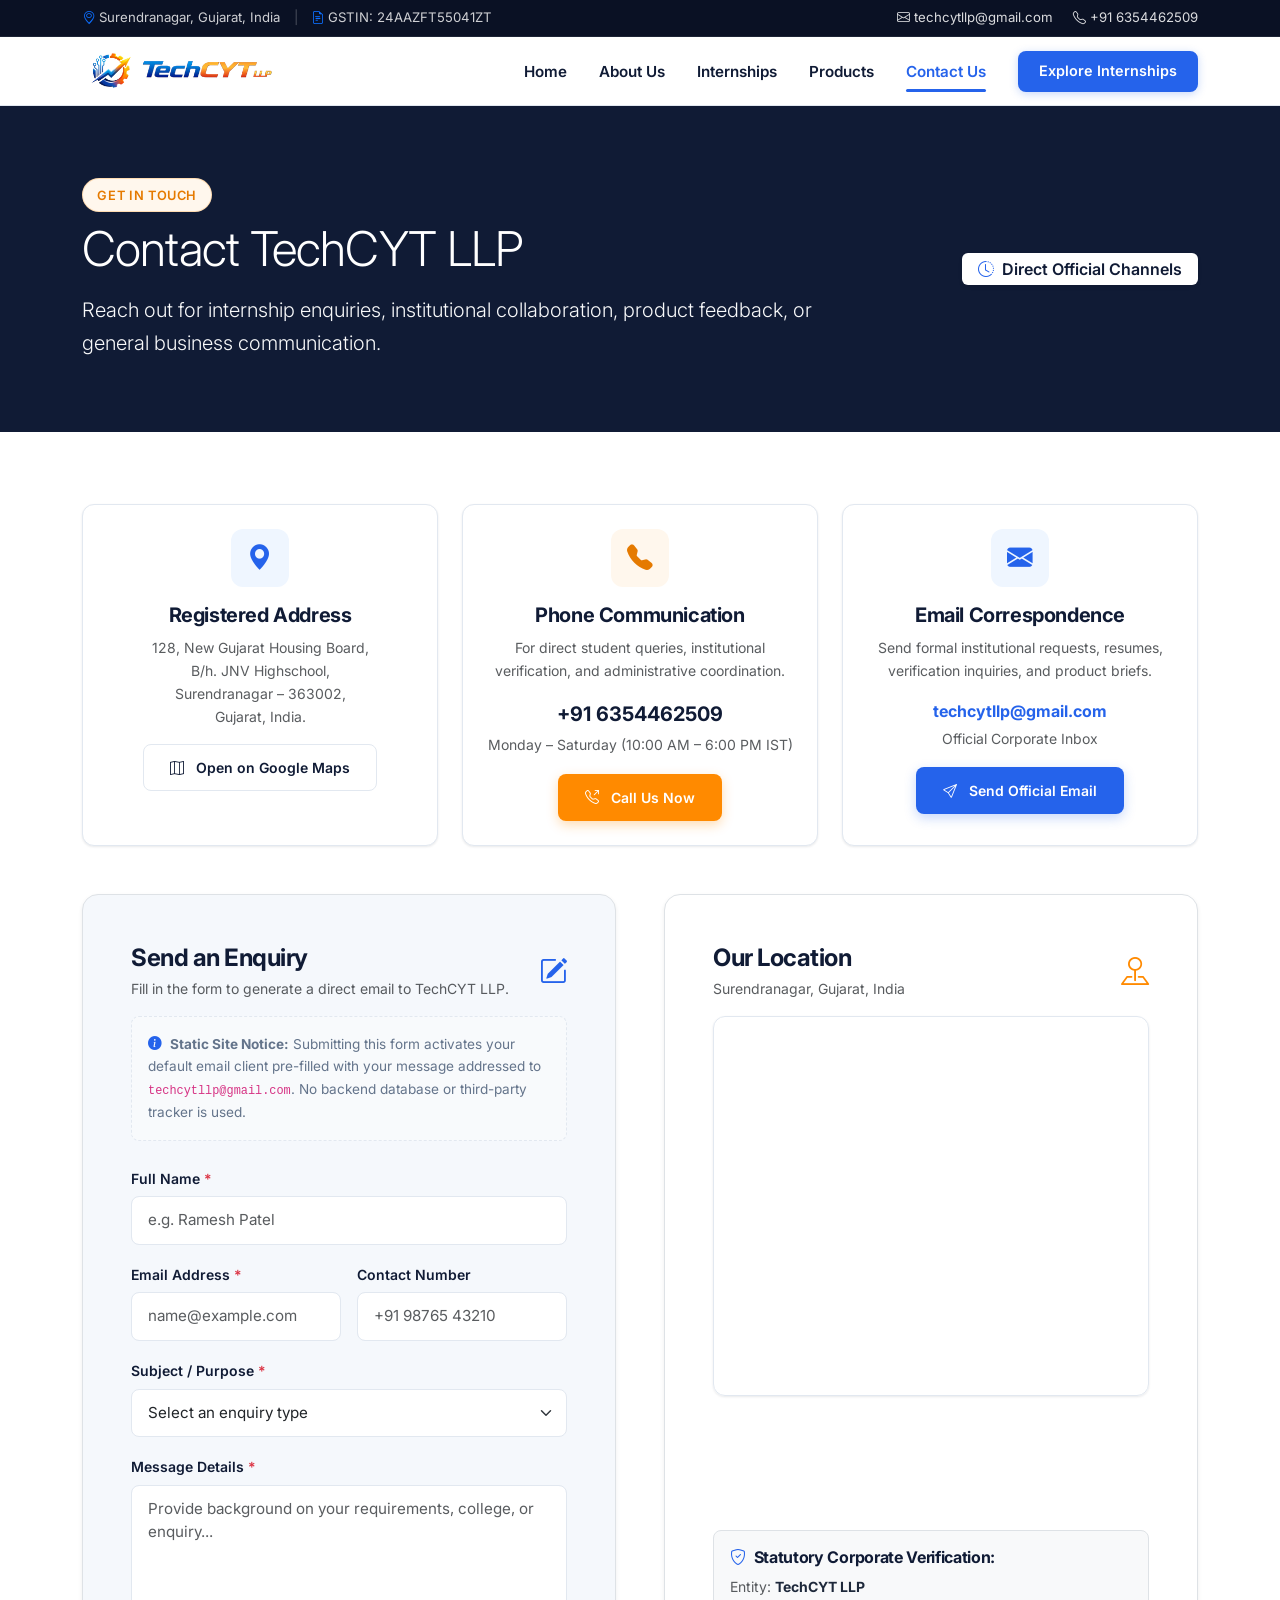
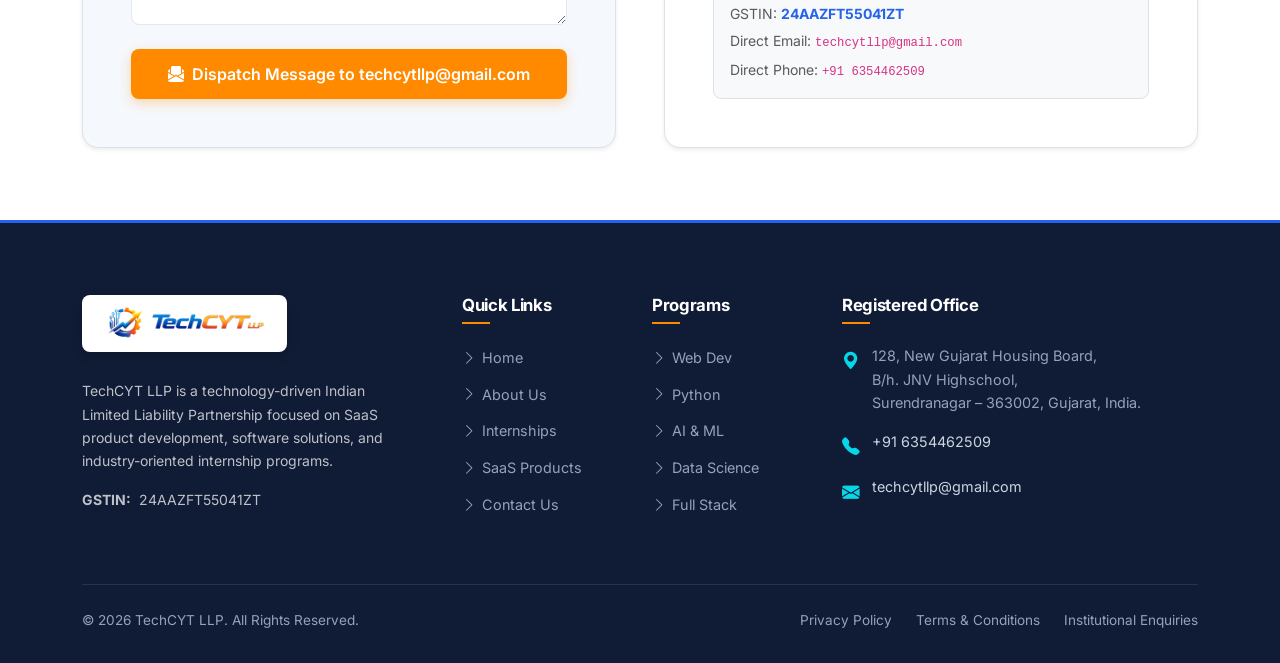
<file: contact.html>
<!DOCTYPE html>
<html lang="en">
<head>
  <meta charset="UTF-8">
  <meta name="viewport" content="width=device-width, initial-scale=1.0">
  <title>Contact Us | TechCYT LLP - Official Enquiries & Address</title>
  <meta name="description" content="Contact TechCYT LLP in Surendranagar, Gujarat. Reach our corporate team for internship queries, SaaS product feedback, and institutional AICTE verification.">
  <meta name="keywords" content="Contact TechCYT LLP, TechCYT Surendranagar address, phone, email, GSTIN, AICTE enquiry">
  <meta name="author" content="TechCYT LLP">
  <link rel="canonical" href="https://techcyt.in/contact.html">

  <!-- Open Graph -->
  <meta property="og:type" content="website">
  <meta property="og:url" content="https://techcyt.in/contact.html">
  <meta property="og:title" content="Contact Us | TechCYT LLP - Official Enquiries & Address">
  <meta property="og:description" content="Connect with TechCYT LLP for internship opportunities, technology collaboration, and business enquiries.">
  <meta property="og:image" content="https://techcyt.in/assets/images/techcyt-logo.png">

  <!-- Favicon -->
  <link rel="icon" type="image/png" href="assets/favicon/favicon.png">

  <!-- Google Fonts (Inter) -->
  <link rel="preconnect" href="https://fonts.googleapis.com">
  <link rel="preconnect" href="https://fonts.gstatic.com" crossorigin>
  <link href="https://fonts.googleapis.com/css2?family=Inter:wght@400;500;600;700;800&display=swap" rel="stylesheet">

  <!-- Bootstrap 5.3 CSS & Bootstrap Icons -->
  <link href="https://cdn.jsdelivr.net/npm/bootstrap@5.3.3/dist/css/bootstrap.min.css" rel="stylesheet" integrity="sha384-QWTKZyjpPEjISv5WaRU9OFeRpok6YctnYmDr5pNlyT2bRjXh0JMhjY6hW+ALEwIH" crossorigin="anonymous">
  <link rel="stylesheet" href="https://cdn.jsdelivr.net/npm/bootstrap-icons@1.11.3/font/bootstrap-icons.min.css">

  <!-- Custom Stylesheet -->
  <link rel="stylesheet" href="css/style.css">
</head>
<body>

  <!-- Top Info Bar -->
  <div class="top-bar d-none d-md-block">
    <div class="container d-flex justify-content-between align-items-center">
      <div>
        <span><i class="bi bi-geo-alt me-1 text-primary"></i>Surendranagar, Gujarat, India</span>
        <span class="top-bar-divider">|</span>
        <span><i class="bi bi-file-earmark-text me-1 text-primary"></i>GSTIN: 24AAZFT55041ZT</span>
      </div>
      <div>
        <a href="mailto:techcytllp@gmail.com" class="me-3"><i class="bi bi-envelope me-1"></i>techcytllp@gmail.com</a>
        <a href="tel:+916354462509"><i class="bi bi-telephone me-1"></i>+91 6354462509</a>
      </div>
    </div>
  </div>

  <!-- Shared Header & Navigation -->
  <header class="sticky-top">
    <nav class="navbar navbar-expand-lg navbar-custom">
      <div class="container">
        <a class="navbar-brand" href="index.html" aria-label="TechCYT LLP Home">
          <img src="assets/images/techcyt-logo.png" alt="TechCYT LLP Official Logo" class="brand-logo-img">
        </a>
        <button class="navbar-toggler" type="button" data-bs-toggle="collapse" data-bs-target="#navbarTechCYT" aria-controls="navbarTechCYT" aria-expanded="false" aria-label="Toggle navigation">
          <span class="navbar-toggler-icon"></span>
        </button>
        <div class="collapse navbar-collapse" id="navbarTechCYT">
          <ul class="navbar-nav ms-auto mb-2 mb-lg-0 align-items-lg-center">
            <li class="nav-item">
              <a class="nav-link" href="index.html">Home</a>
            </li>
            <li class="nav-item">
              <a class="nav-link" href="about.html">About Us</a>
            </li>
            <li class="nav-item">
              <a class="nav-link" href="internships.html">Internships</a>
            </li>
            <li class="nav-item">
              <a class="nav-link" href="products.html">Products</a>
            </li>
            <li class="nav-item">
              <a class="nav-link active" aria-current="page" href="contact.html">Contact Us</a>
            </li>
            <li class="nav-item ms-lg-3 mt-2 mt-lg-0">
              <a class="btn btn-nav-cta w-100 w-lg-auto" href="internships.html">Explore Internships</a>
            </li>
          </ul>
        </div>
      </div>
    </nav>
  </header>

  <!-- Page Header Banner -->
  <section class="py-5 bg-navy-custom text-white position-relative">
    <div class="container py-4">
      <div class="row align-items-center">
        <div class="col-lg-8">
          <div class="section-badge badge-orange mb-2">Get In Touch</div>
          <h1 class="display-5 fw-extrabold text-white mb-3">Contact TechCYT LLP</h1>
          <p class="lead text-light opacity-90 mb-0">
            Reach out for internship enquiries, institutional collaboration, product feedback, or general business communication.
          </p>
        </div>
        <div class="col-lg-4 text-lg-end mt-4 mt-lg-0">
          <span class="badge bg-white text-navy px-3 py-2 fs-6 fw-semibold shadow-sm">
            <i class="bi bi-clock-history text-corporate-blue me-1"></i> Direct Official Channels
          </span>
        </div>
      </div>
    </div>
  </section>

  <!-- Contact Cards & Details Grid -->
  <section class="py-5 bg-white">
    <div class="container py-lg-4">
      <div class="row g-4 mb-5">
        <!-- Address Card -->
        <div class="col-lg-4 col-md-6">
          <div class="feature-card text-center p-4">
            <div class="feature-icon-wrapper mx-auto mb-3">
              <i class="bi bi-geo-alt-fill"></i>
            </div>
            <h5 class="fw-bold text-navy mb-2">Registered Address</h5>
            <p class="small text-muted mb-3">
              128, New Gujarat Housing Board,<br>
              B/h. JNV Highschool,<br>
              Surendranagar – 363002,<br>
              Gujarat, India.
            </p>
            <a href="https://www.google.com/maps/search/?api=1&query=128%2C+New+Gujarat+Housing+Board%2C+Surendranagar%2C+Gujarat%2C+India" target="_blank" rel="noopener noreferrer" class="btn btn-sm btn-techcyt-outline">
              <i class="bi bi-map me-1"></i> Open on Google Maps
            </a>
          </div>
        </div>

        <!-- Phone Card -->
        <div class="col-lg-4 col-md-6">
          <div class="feature-card text-center p-4">
            <div class="feature-icon-wrapper feature-icon-orange mx-auto mb-3">
              <i class="bi bi-telephone-fill"></i>
            </div>
            <h5 class="fw-bold text-navy mb-2">Phone Communication</h5>
            <p class="small text-muted mb-3">
              For direct student queries, institutional verification, and administrative coordination.
            </p>
            <div class="mb-3">
              <span class="fs-5 fw-bold text-navy d-block">+91 6354462509</span>
              <small class="text-muted">Monday – Saturday (10:00 AM – 6:00 PM IST)</small>
            </div>
            <a href="tel:+916354462509" class="btn btn-sm btn-techcyt-orange">
              <i class="bi bi-telephone-outbound me-1"></i> Call Us Now
            </a>
          </div>
        </div>

        <!-- Email Card -->
        <div class="col-lg-4 col-md-6 mx-auto">
          <div class="feature-card text-center p-4">
            <div class="feature-icon-wrapper mx-auto mb-3">
              <i class="bi bi-envelope-fill"></i>
            </div>
            <h5 class="fw-bold text-navy mb-2">Email Correspondence</h5>
            <p class="small text-muted mb-3">
              Send formal institutional requests, resumes, verification inquiries, and product briefs.
            </p>
            <div class="mb-3">
              <span class="fw-bold text-corporate-blue d-block">techcytllp@gmail.com</span>
              <small class="text-muted">Official Corporate Inbox</small>
            </div>
            <a href="mailto:techcytllp@gmail.com" class="btn btn-sm btn-techcyt-primary">
              <i class="bi bi-send me-1"></i> Send Official Email
            </a>
          </div>
        </div>
      </div>

      <!-- Main Form & Map Row -->
      <div class="row g-5">
        <!-- Contact Enquiry Form (Static Mailto Dispatcher) -->
        <div class="col-lg-6">
          <div class="p-4 p-md-5 bg-light-custom border rounded-4 shadow-sm h-100">
            <div class="d-flex align-items-center justify-content-between mb-3">
              <div>
                <h4 class="fw-bold text-navy mb-1">Send an Enquiry</h4>
                <p class="small text-muted mb-0">Fill in the form to generate a direct email to TechCYT LLP.</p>
              </div>
              <i class="bi bi-pencil-square text-corporate-blue fs-3"></i>
            </div>

            <!-- Transparency Notice for Static Site -->
            <div class="form-static-notice mb-4">
              <i class="bi bi-info-circle-fill text-corporate-blue me-1"></i>
              <strong>Static Site Notice:</strong> Submitting this form activates your default email client pre-filled with your message addressed to <code>techcytllp@gmail.com</code>. No backend database or third-party tracker is used.
            </div>

            <form id="techcytContactForm" novalidate>
              <div class="row g-3">
                <div class="col-12">
                  <label for="senderName" class="form-custom-label">Full Name <span class="text-danger">*</span></label>
                  <input type="text" id="senderName" class="form-control form-custom-control" placeholder="e.g. Ramesh Patel" required>
                </div>

                <div class="col-md-6">
                  <label for="senderEmail" class="form-custom-label">Email Address <span class="text-danger">*</span></label>
                  <input type="email" id="senderEmail" class="form-control form-custom-control" placeholder="name@example.com" required>
                </div>

                <div class="col-md-6">
                  <label for="senderPhone" class="form-custom-label">Contact Number</label>
                  <input type="tel" id="senderPhone" class="form-control form-custom-control" placeholder="+91 98765 43210">
                </div>

                <div class="col-12">
                  <label for="emailSubject" class="form-custom-label">Subject / Purpose <span class="text-danger">*</span></label>
                  <select id="emailSubject" class="form-select form-custom-control" required>
                    <option value="" disabled selected>Select an enquiry type</option>
                    <option value="Internship Programme Enquiry">Internship Programme Enquiry</option>
                    <option value="AICTE / College Institutional Verification">AICTE / College Institutional Verification</option>
                    <option value="ArthFlow SaaS Feedback or Enquiry">ArthFlow SaaS Feedback or Enquiry</option>
                    <option value="Software Development Solutions">Software Development Solutions</option>
                    <option value="General Corporate Communication">General Corporate Communication</option>
                  </select>
                </div>

                <div class="col-12">
                  <label for="senderMessage" class="form-custom-label">Message Details <span class="text-danger">*</span></label>
                  <textarea id="senderMessage" rows="5" class="form-control form-custom-control" placeholder="Provide background on your requirements, college, or enquiry..." required></textarea>
                </div>

                <div class="col-12 mt-4">
                  <button type="submit" class="btn btn-techcyt-orange w-100 justify-content-center">
                    <i class="bi bi-envelope-paper-fill"></i> Dispatch Message to techcytllp@gmail.com
                  </button>
                </div>
              </div>

              <!-- Status Feedback Placeholder -->
              <div id="formStatusBox" class="d-none"></div>
            </form>
          </div>
        </div>

        <!-- Google Maps Embed & Corporate Details -->
        <div class="col-lg-6">
          <div class="p-4 p-md-5 bg-white border rounded-4 shadow-sm h-100 d-flex flex-column justify-content-between">
            <div>
              <div class="d-flex align-items-center justify-content-between mb-3">
                <div>
                  <h4 class="fw-bold text-navy mb-1">Our Location</h4>
                  <p class="small text-muted mb-0">Surendranagar, Gujarat, India</p>
                </div>
                <i class="bi bi-pin-map text-orange-accent fs-3"></i>
              </div>

              <!-- Map Embed (Zero API keys, secure standard embed) -->
              <div class="map-container mb-4">
                <iframe 
                  title="TechCYT LLP Location Map"
                  src="https://maps.google.com/maps?q=128%20New%20Gujarat%20Housing%20Board%20Surendranagar%20Gujarat%20India&t=&z=15&ie=UTF8&iwloc=&output=embed" 
                  loading="lazy" 
                  referrerpolicy="no-referrer-when-downgrade">
                </iframe>
              </div>
            </div>

            <!-- Statutory Information Box -->
            <div class="p-3 bg-light rounded-3 border">
              <h6 class="fw-bold text-navy mb-2"><i class="bi bi-shield-check text-corporate-blue me-2"></i>Statutory Corporate Verification:</h6>
              <ul class="list-unstyled small mb-0">
                <li class="mb-1"><span class="text-muted">Entity:</span> <strong>TechCYT LLP</strong></li>
                <li class="mb-1"><span class="text-muted">GSTIN:</span> <strong class="text-corporate-blue">24AAZFT55041ZT</strong></li>
                <li class="mb-1"><span class="text-muted">Direct Email:</span> <code>techcytllp@gmail.com</code></li>
                <li><span class="text-muted">Direct Phone:</span> <code>+91 6354462509</code></li>
              </ul>
            </div>
          </div>
        </div>
      </div>
    </div>
  </section>

  <!-- Shared Footer -->
  <footer class="footer-corporate">
    <div class="container">
      <div class="row g-4">
        <!-- Col 1: About & Logo -->
        <div class="col-lg-4 col-md-6">
          <div class="footer-logo-container">
            <img src="assets/images/techcyt-logo.png" alt="TechCYT LLP Logo" class="img-fluid">
          </div>
          <p class="small text-light opacity-75 pe-lg-4 mb-3">
            TechCYT LLP is a technology-driven Indian Limited Liability Partnership focused on SaaS product development, software solutions, and industry-oriented internship programs.
          </p>
          <div class="small text-light opacity-75">
            <span class="d-inline-block text-cyan fw-bold me-1">GSTIN:</span> 24AAZFT55041ZT
          </div>
        </div>

        <!-- Col 2: Quick Links -->
        <div class="col-lg-2 col-md-6 col-6">
          <h5>Quick Links</h5>
          <ul class="footer-links">
            <li><a href="index.html"><i class="bi bi-chevron-right"></i> Home</a></li>
            <li><a href="about.html"><i class="bi bi-chevron-right"></i> About Us</a></li>
            <li><a href="internships.html"><i class="bi bi-chevron-right"></i> Internships</a></li>
            <li><a href="products.html"><i class="bi bi-chevron-right"></i> SaaS Products</a></li>
            <li><a href="contact.html"><i class="bi bi-chevron-right"></i> Contact Us</a></li>
          </ul>
        </div>

        <!-- Col 3: Internship Domains -->
        <div class="col-lg-2 col-md-6 col-6">
          <h5>Programs</h5>
          <ul class="footer-links">
            <li><a href="internships.html"><i class="bi bi-chevron-right"></i> Web Dev</a></li>
            <li><a href="internships.html"><i class="bi bi-chevron-right"></i> Python</a></li>
            <li><a href="internships.html"><i class="bi bi-chevron-right"></i> AI & ML</a></li>
            <li><a href="internships.html"><i class="bi bi-chevron-right"></i> Data Science</a></li>
            <li><a href="internships.html"><i class="bi bi-chevron-right"></i> Full Stack</a></li>
          </ul>
        </div>

        <!-- Col 4: Contact Information -->
        <div class="col-lg-4 col-md-6">
          <h5>Registered Office</h5>
          <div class="footer-contact-item">
            <i class="bi bi-geo-alt-fill"></i>
            <div>
              128, New Gujarat Housing Board,<br>
              B/h. JNV Highschool,<br>
              Surendranagar – 363002, Gujarat, India.
            </div>
          </div>
          <div class="footer-contact-item">
            <i class="bi bi-telephone-fill"></i>
            <div>
              <a href="tel:+916354462509">+91 6354462509</a>
            </div>
          </div>
          <div class="footer-contact-item">
            <i class="bi bi-envelope-fill"></i>
            <div>
              <a href="mailto:techcytllp@gmail.com">techcytllp@gmail.com</a>
            </div>
          </div>
        </div>
      </div>

      <!-- Footer Bottom -->
      <div class="footer-bottom d-flex flex-column flex-md-row justify-content-between align-items-center gap-3">
        <div>
          &copy; <span class="current-year">2026</span> TechCYT LLP. All Rights Reserved.
        </div>
        <div class="d-flex gap-4">
          <a href="privacy-policy.html">Privacy Policy</a>
          <a href="terms.html">Terms & Conditions</a>
          <a href="contact.html">Institutional Enquiries</a>
        </div>
      </div>
    </div>
  </footer>

  <!-- Floating Back to Top Button -->
  <button id="backToTopBtn" class="back-to-top" title="Go to top" aria-label="Back to Top">
    <i class="bi bi-arrow-up"></i>
  </button>

  <!-- Bootstrap 5.3 Bundle JS -->
  <script src="https://cdn.jsdelivr.net/npm/bootstrap@5.3.3/dist/js/bootstrap.bundle.min.js" integrity="sha384-YvpcrYf0tY3lHB60NNkmXc5s9fDVZLESaAA55NDzOxhy9GkcIdslK1eN7N6jIeHz" crossorigin="anonymous"></script>
  <!-- Custom JS -->
  <script src="js/main.js"></script>
</body>
</html>
</file>
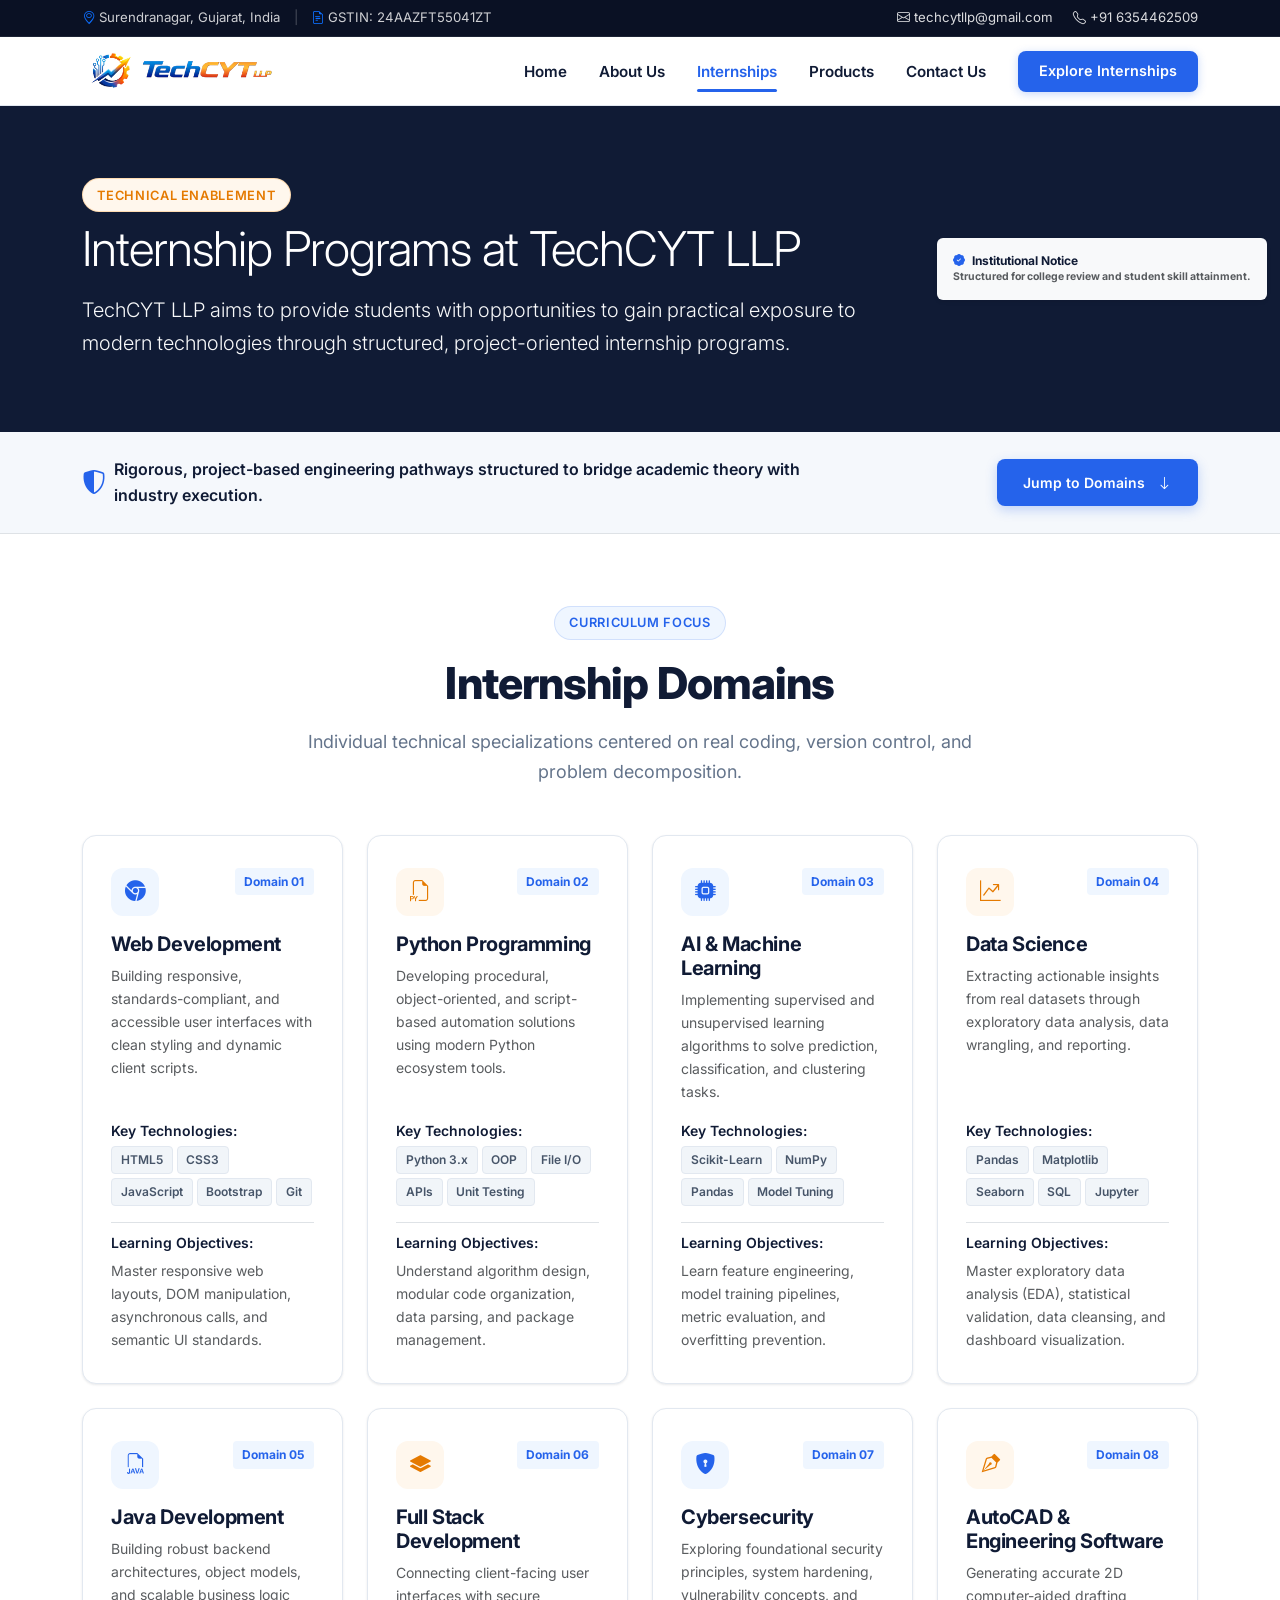
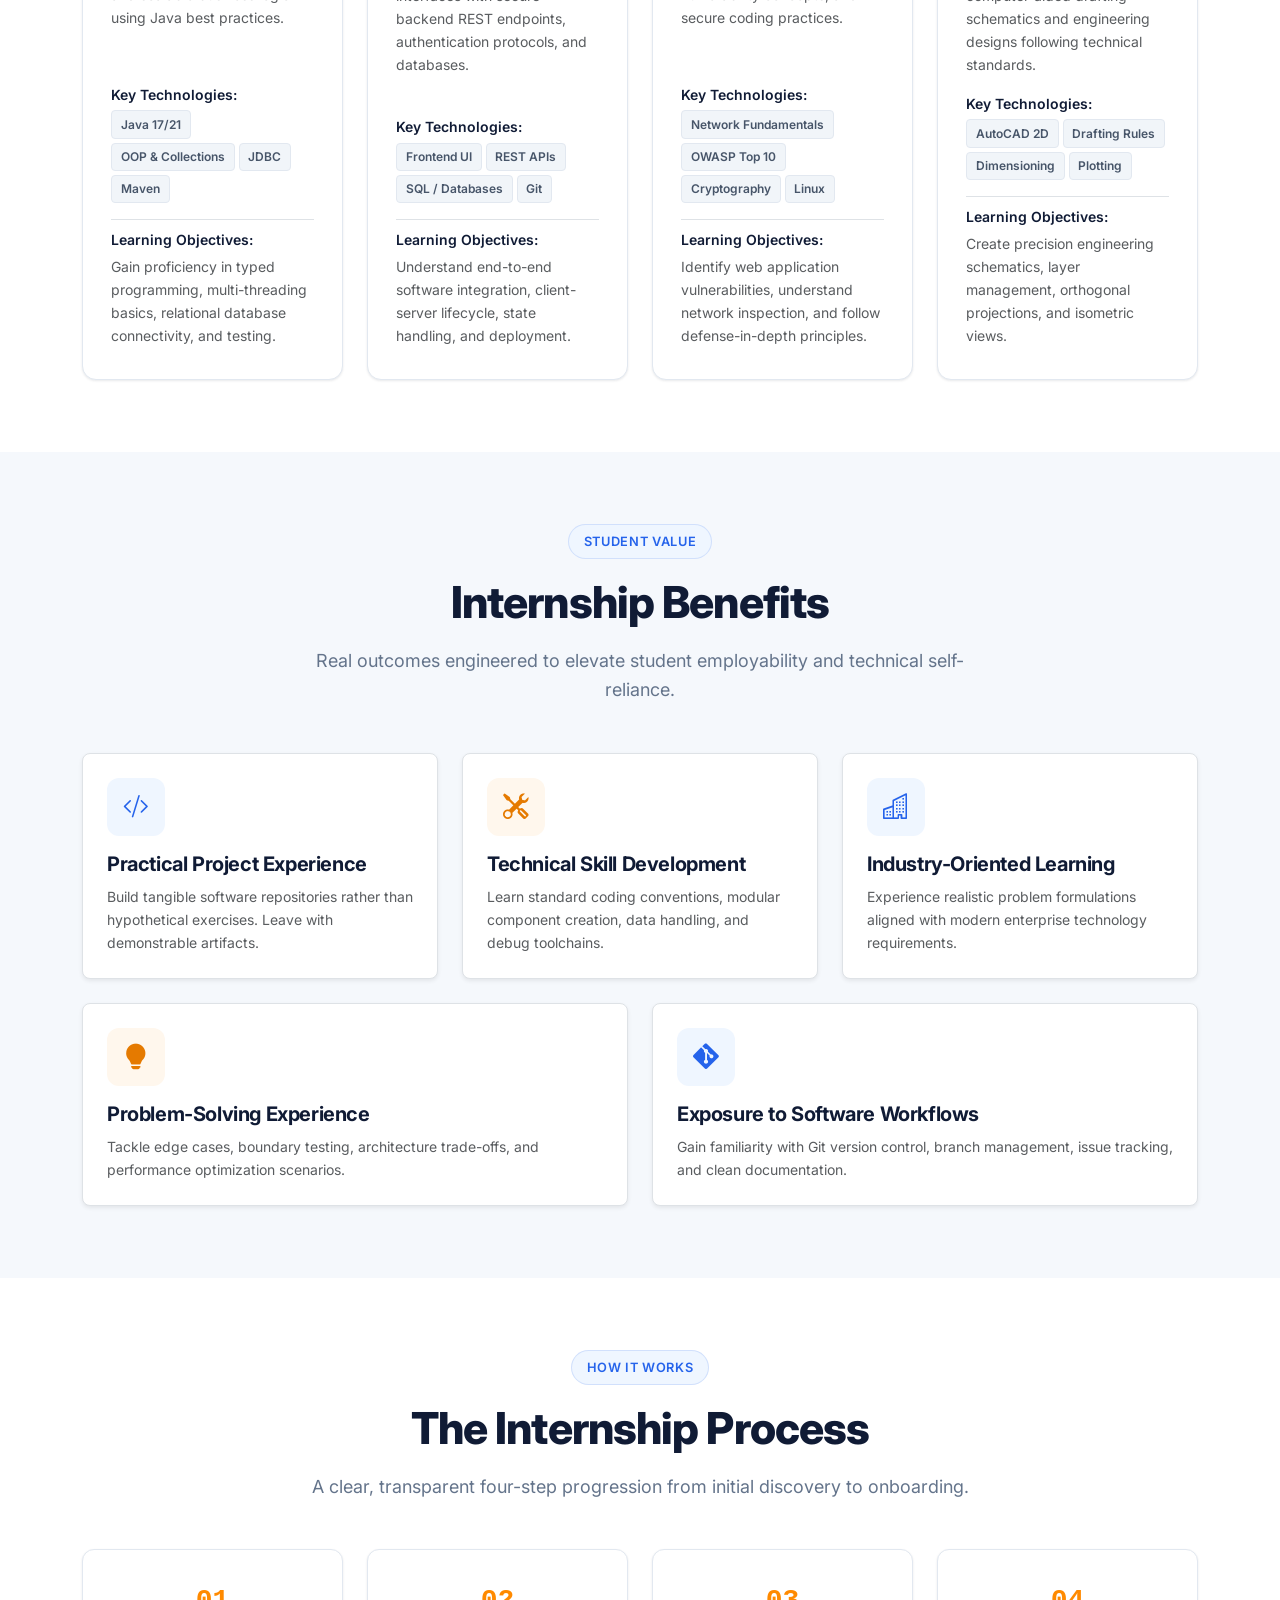
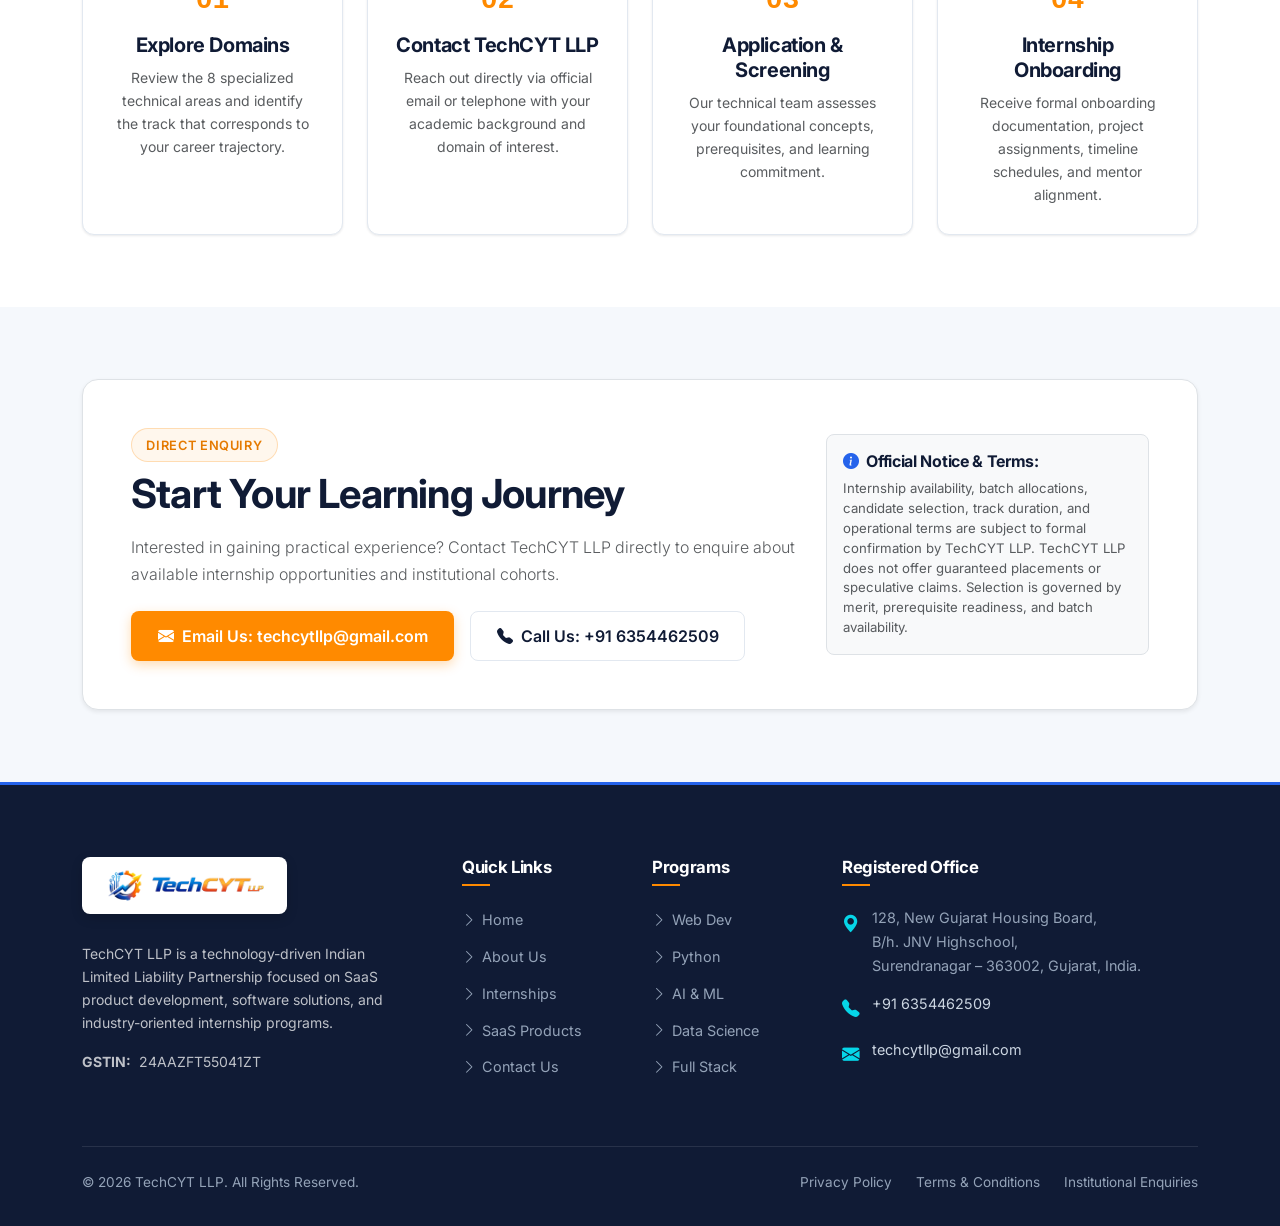
<file: internships.html>
<!DOCTYPE html>
<html lang="en">
<head>
  <meta charset="UTF-8">
  <meta name="viewport" content="width=device-width, initial-scale=1.0">
  <title>Internship Programs | TechCYT LLP - Industry-Oriented Learning</title>
  <meta name="description" content="Explore project-oriented technical internships at TechCYT LLP across Web Development, Python, AI/ML, Data Science, Java, Full Stack, Cybersecurity, and AutoCAD.">
  <meta name="keywords" content="TechCYT internships, AICTE internship verification, Web Development, Python, Data Science, AI ML, Java, Full Stack, Cybersecurity, AutoCAD">
  <meta name="author" content="TechCYT LLP">
  <link rel="canonical" href="https://techcyt.in/internships.html">

  <!-- Open Graph -->
  <meta property="og:type" content="website">
  <meta property="og:url" content="https://techcyt.in/internships.html">
  <meta property="og:title" content="Internship Programs | TechCYT LLP - Industry-Oriented Learning">
  <meta property="og:description" content="Structured technical internships designed for university students to acquire project-based exposure in modern software development.">
  <meta property="og:image" content="https://techcyt.in/assets/images/techcyt-logo.png">

  <!-- Favicon -->
  <link rel="icon" type="image/png" href="assets/favicon/favicon.png">

  <!-- Google Fonts (Inter) -->
  <link rel="preconnect" href="https://fonts.googleapis.com">
  <link rel="preconnect" href="https://fonts.gstatic.com" crossorigin>
  <link href="https://fonts.googleapis.com/css2?family=Inter:wght@400;500;600;700;800&display=swap" rel="stylesheet">

  <!-- Bootstrap 5.3 CSS & Bootstrap Icons -->
  <link href="https://cdn.jsdelivr.net/npm/bootstrap@5.3.3/dist/css/bootstrap.min.css" rel="stylesheet" integrity="sha384-QWTKZyjpPEjISv5WaRU9OFeRpok6YctnYmDr5pNlyT2bRjXh0JMhjY6hW+ALEwIH" crossorigin="anonymous">
  <link rel="stylesheet" href="https://cdn.jsdelivr.net/npm/bootstrap-icons@1.11.3/font/bootstrap-icons.min.css">

  <!-- Custom Stylesheet -->
  <link rel="stylesheet" href="css/style.css">
</head>
<body>

  <!-- Top Info Bar -->
  <div class="top-bar d-none d-md-block">
    <div class="container d-flex justify-content-between align-items-center">
      <div>
        <span><i class="bi bi-geo-alt me-1 text-primary"></i>Surendranagar, Gujarat, India</span>
        <span class="top-bar-divider">|</span>
        <span><i class="bi bi-file-earmark-text me-1 text-primary"></i>GSTIN: 24AAZFT55041ZT</span>
      </div>
      <div>
        <a href="mailto:techcytllp@gmail.com" class="me-3"><i class="bi bi-envelope me-1"></i>techcytllp@gmail.com</a>
        <a href="tel:+916354462509"><i class="bi bi-telephone me-1"></i>+91 6354462509</a>
      </div>
    </div>
  </div>

  <!-- Shared Header & Navigation -->
  <header class="sticky-top">
    <nav class="navbar navbar-expand-lg navbar-custom">
      <div class="container">
        <a class="navbar-brand" href="index.html" aria-label="TechCYT LLP Home">
          <img src="assets/images/techcyt-logo.png" alt="TechCYT LLP Official Logo" class="brand-logo-img">
        </a>
        <button class="navbar-toggler" type="button" data-bs-toggle="collapse" data-bs-target="#navbarTechCYT" aria-controls="navbarTechCYT" aria-expanded="false" aria-label="Toggle navigation">
          <span class="navbar-toggler-icon"></span>
        </button>
        <div class="collapse navbar-collapse" id="navbarTechCYT">
          <ul class="navbar-nav ms-auto mb-2 mb-lg-0 align-items-lg-center">
            <li class="nav-item">
              <a class="nav-link" href="index.html">Home</a>
            </li>
            <li class="nav-item">
              <a class="nav-link" href="about.html">About Us</a>
            </li>
            <li class="nav-item">
              <a class="nav-link active" aria-current="page" href="internships.html">Internships</a>
            </li>
            <li class="nav-item">
              <a class="nav-link" href="products.html">Products</a>
            </li>
            <li class="nav-item">
              <a class="nav-link" href="contact.html">Contact Us</a>
            </li>
            <li class="nav-item ms-lg-3 mt-2 mt-lg-0">
              <a class="btn btn-nav-cta w-100 w-lg-auto" href="internships.html">Explore Internships</a>
            </li>
          </ul>
        </div>
      </div>
    </nav>
  </header>

  <!-- Page Header Banner -->
  <section class="py-5 bg-navy-custom text-white position-relative">
    <div class="container py-4">
      <div class="row align-items-center">
        <div class="col-lg-9">
          <div class="section-badge badge-orange mb-2">Technical Enablement</div>
          <h1 class="display-5 fw-extrabold text-white mb-3">Internship Programs at TechCYT LLP</h1>
          <p class="lead text-light opacity-90 mb-0">
            TechCYT LLP aims to provide students with opportunities to gain practical exposure to modern technologies through structured, project-oriented internship programs.
          </p>
        </div>
        <div class="col-lg-3 text-lg-end mt-4 mt-lg-0">
          <div class="badge bg-light text-navy p-3 text-start shadow-sm">
            <div class="fw-bold mb-1"><i class="bi bi-patch-check-fill text-corporate-blue me-1"></i> Institutional Notice</div>
            <div class="small text-muted" style="line-height: 1.35;">Structured for college review and student skill attainment.</div>
          </div>
        </div>
      </div>
    </div>
  </section>

  <!-- Internship Introduction & Verification Banner -->
  <section class="py-4 bg-light-custom border-bottom">
    <div class="container">
      <div class="row align-items-center g-3">
        <div class="col-lg-8">
          <div class="d-flex align-items-center gap-2 text-navy fw-semibold">
            <i class="bi bi-shield-shaded text-corporate-blue fs-4"></i>
            <span>Rigorous, project-based engineering pathways structured to bridge academic theory with industry execution.</span>
          </div>
        </div>
        <div class="col-lg-4 text-lg-end">
          <a href="#internshipDomains" class="btn btn-sm btn-techcyt-primary">
            Jump to Domains <i class="bi bi-arrow-down ms-1"></i>
          </a>
        </div>
      </div>
    </div>
  </section>

  <!-- 8 Internship Domains -->
  <section id="internshipDomains" class="py-5 bg-white">
    <div class="container py-lg-4">
      <div class="text-center mb-5">
        <div class="section-badge">Curriculum Focus</div>
        <h2 class="section-title">Internship Domains</h2>
        <p class="section-subtitle">Individual technical specializations centered on real coding, version control, and problem decomposition.</p>
      </div>

      <div class="row g-4">
        <!-- 1. Web Development -->
        <div class="col-lg-3 col-md-6">
          <div class="internship-card">
            <div class="d-flex justify-content-between align-items-start mb-3">
              <div class="feature-icon-wrapper mb-0" style="width: 48px; height: 48px; font-size: 1.3rem;">
                <i class="bi bi-browser-chrome"></i>
              </div>
              <span class="internship-badge">Domain 01</span>
            </div>
            <h4 class="fw-bold text-navy h5 mb-2">Web Development</h4>
            <p class="small text-muted mb-3 flex-grow-1">
              Building responsive, standards-compliant, and accessible user interfaces with clean styling and dynamic client scripts.
            </p>
            <div class="mb-3">
              <div class="small fw-semibold text-navy mb-1">Key Technologies:</div>
              <div class="d-flex flex-wrap gap-1">
                <span class="tech-tag-badge">HTML5</span>
                <span class="tech-tag-badge">CSS3</span>
                <span class="tech-tag-badge">JavaScript</span>
                <span class="tech-tag-badge">Bootstrap</span>
                <span class="tech-tag-badge">Git</span>
              </div>
            </div>
            <div class="border-top pt-2">
              <div class="small fw-semibold text-navy mb-1">Learning Objectives:</div>
              <p class="small text-muted mb-0">Master responsive web layouts, DOM manipulation, asynchronous calls, and semantic UI standards.</p>
            </div>
          </div>
        </div>

        <!-- 2. Python Programming -->
        <div class="col-lg-3 col-md-6">
          <div class="internship-card">
            <div class="d-flex justify-content-between align-items-start mb-3">
              <div class="feature-icon-wrapper feature-icon-orange mb-0" style="width: 48px; height: 48px; font-size: 1.3rem;">
                <i class="bi bi-filetype-py"></i>
              </div>
              <span class="internship-badge">Domain 02</span>
            </div>
            <h4 class="fw-bold text-navy h5 mb-2">Python Programming</h4>
            <p class="small text-muted mb-3 flex-grow-1">
              Developing procedural, object-oriented, and script-based automation solutions using modern Python ecosystem tools.
            </p>
            <div class="mb-3">
              <div class="small fw-semibold text-navy mb-1">Key Technologies:</div>
              <div class="d-flex flex-wrap gap-1">
                <span class="tech-tag-badge">Python 3.x</span>
                <span class="tech-tag-badge">OOP</span>
                <span class="tech-tag-badge">File I/O</span>
                <span class="tech-tag-badge">APIs</span>
                <span class="tech-tag-badge">Unit Testing</span>
              </div>
            </div>
            <div class="border-top pt-2">
              <div class="small fw-semibold text-navy mb-1">Learning Objectives:</div>
              <p class="small text-muted mb-0">Understand algorithm design, modular code organization, data parsing, and package management.</p>
            </div>
          </div>
        </div>

        <!-- 3. AI & Machine Learning -->
        <div class="col-lg-3 col-md-6">
          <div class="internship-card">
            <div class="d-flex justify-content-between align-items-start mb-3">
              <div class="feature-icon-wrapper mb-0" style="width: 48px; height: 48px; font-size: 1.3rem;">
                <i class="bi bi-cpu-fill"></i>
              </div>
              <span class="internship-badge">Domain 03</span>
            </div>
            <h4 class="fw-bold text-navy h5 mb-2">AI & Machine Learning</h4>
            <p class="small text-muted mb-3 flex-grow-1">
              Implementing supervised and unsupervised learning algorithms to solve prediction, classification, and clustering tasks.
            </p>
            <div class="mb-3">
              <div class="small fw-semibold text-navy mb-1">Key Technologies:</div>
              <div class="d-flex flex-wrap gap-1">
                <span class="tech-tag-badge">Scikit-Learn</span>
                <span class="tech-tag-badge">NumPy</span>
                <span class="tech-tag-badge">Pandas</span>
                <span class="tech-tag-badge">Model Tuning</span>
              </div>
            </div>
            <div class="border-top pt-2">
              <div class="small fw-semibold text-navy mb-1">Learning Objectives:</div>
              <p class="small text-muted mb-0">Learn feature engineering, model training pipelines, metric evaluation, and overfitting prevention.</p>
            </div>
          </div>
        </div>

        <!-- 4. Data Science -->
        <div class="col-lg-3 col-md-6">
          <div class="internship-card">
            <div class="d-flex justify-content-between align-items-start mb-3">
              <div class="feature-icon-wrapper feature-icon-orange mb-0" style="width: 48px; height: 48px; font-size: 1.3rem;">
                <i class="bi bi-graph-up-arrow"></i>
              </div>
              <span class="internship-badge">Domain 04</span>
            </div>
            <h4 class="fw-bold text-navy h5 mb-2">Data Science</h4>
            <p class="small text-muted mb-3 flex-grow-1">
              Extracting actionable insights from real datasets through exploratory data analysis, data wrangling, and reporting.
            </p>
            <div class="mb-3">
              <div class="small fw-semibold text-navy mb-1">Key Technologies:</div>
              <div class="d-flex flex-wrap gap-1">
                <span class="tech-tag-badge">Pandas</span>
                <span class="tech-tag-badge">Matplotlib</span>
                <span class="tech-tag-badge">Seaborn</span>
                <span class="tech-tag-badge">SQL</span>
                <span class="tech-tag-badge">Jupyter</span>
              </div>
            </div>
            <div class="border-top pt-2">
              <div class="small fw-semibold text-navy mb-1">Learning Objectives:</div>
              <p class="small text-muted mb-0">Master exploratory data analysis (EDA), statistical validation, data cleansing, and dashboard visualization.</p>
            </div>
          </div>
        </div>

        <!-- 5. Java Development -->
        <div class="col-lg-3 col-md-6">
          <div class="internship-card">
            <div class="d-flex justify-content-between align-items-start mb-3">
              <div class="feature-icon-wrapper mb-0" style="width: 48px; height: 48px; font-size: 1.3rem;">
                <i class="bi bi-filetype-java"></i>
              </div>
              <span class="internship-badge">Domain 05</span>
            </div>
            <h4 class="fw-bold text-navy h5 mb-2">Java Development</h4>
            <p class="small text-muted mb-3 flex-grow-1">
              Building robust backend architectures, object models, and scalable business logic using Java best practices.
            </p>
            <div class="mb-3">
              <div class="small fw-semibold text-navy mb-1">Key Technologies:</div>
              <div class="d-flex flex-wrap gap-1">
                <span class="tech-tag-badge">Java 17/21</span>
                <span class="tech-tag-badge">OOP & Collections</span>
                <span class="tech-tag-badge">JDBC</span>
                <span class="tech-tag-badge">Maven</span>
              </div>
            </div>
            <div class="border-top pt-2">
              <div class="small fw-semibold text-navy mb-1">Learning Objectives:</div>
              <p class="small text-muted mb-0">Gain proficiency in typed programming, multi-threading basics, relational database connectivity, and testing.</p>
            </div>
          </div>
        </div>

        <!-- 6. Full Stack Development -->
        <div class="col-lg-3 col-md-6">
          <div class="internship-card">
            <div class="d-flex justify-content-between align-items-start mb-3">
              <div class="feature-icon-wrapper feature-icon-orange mb-0" style="width: 48px; height: 48px; font-size: 1.3rem;">
                <i class="bi bi-layers-fill"></i>
              </div>
              <span class="internship-badge">Domain 06</span>
            </div>
            <h4 class="fw-bold text-navy h5 mb-2">Full Stack Development</h4>
            <p class="small text-muted mb-3 flex-grow-1">
              Connecting client-facing user interfaces with secure backend REST endpoints, authentication protocols, and databases.
            </p>
            <div class="mb-3">
              <div class="small fw-semibold text-navy mb-1">Key Technologies:</div>
              <div class="d-flex flex-wrap gap-1">
                <span class="tech-tag-badge">Frontend UI</span>
                <span class="tech-tag-badge">REST APIs</span>
                <span class="tech-tag-badge">SQL / Databases</span>
                <span class="tech-tag-badge">Git</span>
              </div>
            </div>
            <div class="border-top pt-2">
              <div class="small fw-semibold text-navy mb-1">Learning Objectives:</div>
              <p class="small text-muted mb-0">Understand end-to-end software integration, client-server lifecycle, state handling, and deployment.</p>
            </div>
          </div>
        </div>

        <!-- 7. Cybersecurity -->
        <div class="col-lg-3 col-md-6">
          <div class="internship-card">
            <div class="d-flex justify-content-between align-items-start mb-3">
              <div class="feature-icon-wrapper mb-0" style="width: 48px; height: 48px; font-size: 1.3rem;">
                <i class="bi bi-shield-lock-fill"></i>
              </div>
              <span class="internship-badge">Domain 07</span>
            </div>
            <h4 class="fw-bold text-navy h5 mb-2">Cybersecurity</h4>
            <p class="small text-muted mb-3 flex-grow-1">
              Exploring foundational security principles, system hardening, vulnerability concepts, and secure coding practices.
            </p>
            <div class="mb-3">
              <div class="small fw-semibold text-navy mb-1">Key Technologies:</div>
              <div class="d-flex flex-wrap gap-1">
                <span class="tech-tag-badge">Network Fundamentals</span>
                <span class="tech-tag-badge">OWASP Top 10</span>
                <span class="tech-tag-badge">Cryptography</span>
                <span class="tech-tag-badge">Linux</span>
              </div>
            </div>
            <div class="border-top pt-2">
              <div class="small fw-semibold text-navy mb-1">Learning Objectives:</div>
              <p class="small text-muted mb-0">Identify web application vulnerabilities, understand network inspection, and follow defense-in-depth principles.</p>
            </div>
          </div>
        </div>

        <!-- 8. AutoCAD & Engineering Software -->
        <div class="col-lg-3 col-md-6">
          <div class="internship-card">
            <div class="d-flex justify-content-between align-items-start mb-3">
              <div class="feature-icon-wrapper feature-icon-orange mb-0" style="width: 48px; height: 48px; font-size: 1.3rem;">
                <i class="bi bi-vector-pen"></i>
              </div>
              <span class="internship-badge">Domain 08</span>
            </div>
            <h4 class="fw-bold text-navy h5 mb-2">AutoCAD & Engineering Software</h4>
            <p class="small text-muted mb-3 flex-grow-1">
              Generating accurate 2D computer-aided drafting schematics and engineering designs following technical standards.
            </p>
            <div class="mb-3">
              <div class="small fw-semibold text-navy mb-1">Key Technologies:</div>
              <div class="d-flex flex-wrap gap-1">
                <span class="tech-tag-badge">AutoCAD 2D</span>
                <span class="tech-tag-badge">Drafting Rules</span>
                <span class="tech-tag-badge">Dimensioning</span>
                <span class="tech-tag-badge">Plotting</span>
              </div>
            </div>
            <div class="border-top pt-2">
              <div class="small fw-semibold text-navy mb-1">Learning Objectives:</div>
              <p class="small text-muted mb-0">Create precision engineering schematics, layer management, orthogonal projections, and isometric views.</p>
            </div>
          </div>
        </div>
      </div>
    </div>
  </section>

  <!-- Internship Benefits -->
  <section class="py-5 bg-light-custom">
    <div class="container py-lg-4">
      <div class="text-center mb-5">
        <div class="section-badge">Student Value</div>
        <h2 class="section-title">Internship Benefits</h2>
        <p class="section-subtitle">Real outcomes engineered to elevate student employability and technical self-reliance.</p>
      </div>

      <div class="row g-4">
        <div class="col-md-4">
          <div class="p-4 bg-white border rounded-3 h-100 shadow-sm">
            <div class="feature-icon-wrapper mb-3">
              <i class="bi bi-code-slash"></i>
            </div>
            <h5 class="fw-bold text-navy mb-2">Practical Project Experience</h5>
            <p class="small text-muted mb-0">Build tangible software repositories rather than hypothetical exercises. Leave with demonstrable artifacts.</p>
          </div>
        </div>

        <div class="col-md-4">
          <div class="p-4 bg-white border rounded-3 h-100 shadow-sm">
            <div class="feature-icon-wrapper feature-icon-orange mb-3">
              <i class="bi bi-tools"></i>
            </div>
            <h5 class="fw-bold text-navy mb-2">Technical Skill Development</h5>
            <p class="small text-muted mb-0">Learn standard coding conventions, modular component creation, data handling, and debug toolchains.</p>
          </div>
        </div>

        <div class="col-md-4">
          <div class="p-4 bg-white border rounded-3 h-100 shadow-sm">
            <div class="feature-icon-wrapper mb-3">
              <i class="bi bi-buildings"></i>
            </div>
            <h5 class="fw-bold text-navy mb-2">Industry-Oriented Learning</h5>
            <p class="small text-muted mb-0">Experience realistic problem formulations aligned with modern enterprise technology requirements.</p>
          </div>
        </div>

        <div class="col-md-6">
          <div class="p-4 bg-white border rounded-3 h-100 shadow-sm">
            <div class="feature-icon-wrapper feature-icon-orange mb-3">
              <i class="bi bi-lightbulb-fill"></i>
            </div>
            <h5 class="fw-bold text-navy mb-2">Problem-Solving Experience</h5>
            <p class="small text-muted mb-0">Tackle edge cases, boundary testing, architecture trade-offs, and performance optimization scenarios.</p>
          </div>
        </div>

        <div class="col-md-6">
          <div class="p-4 bg-white border rounded-3 h-100 shadow-sm">
            <div class="feature-icon-wrapper mb-3">
              <i class="bi bi-git"></i>
            </div>
            <h5 class="fw-bold text-navy mb-2">Exposure to Software Workflows</h5>
            <p class="small text-muted mb-0">Gain familiarity with Git version control, branch management, issue tracking, and clean documentation.</p>
          </div>
        </div>
      </div>
    </div>
  </section>

  <!-- Internship Process: 4 Steps -->
  <section class="py-5 bg-white">
    <div class="container py-lg-4">
      <div class="text-center mb-5">
        <div class="section-badge">How It Works</div>
        <h2 class="section-title">The Internship Process</h2>
        <p class="section-subtitle">A clear, transparent four-step progression from initial discovery to onboarding.</p>
      </div>

      <div class="row g-4">
        <div class="col-lg-3 col-md-6">
          <div class="process-step-card text-center">
            <div class="process-number">01</div>
            <h5 class="fw-bold text-navy mb-2">Explore Domains</h5>
            <p class="small text-muted mb-0">Review the 8 specialized technical areas and identify the track that corresponds to your career trajectory.</p>
          </div>
        </div>

        <div class="col-lg-3 col-md-6">
          <div class="process-step-card text-center">
            <div class="process-number">02</div>
            <h5 class="fw-bold text-navy mb-2">Contact TechCYT LLP</h5>
            <p class="small text-muted mb-0">Reach out directly via official email or telephone with your academic background and domain of interest.</p>
          </div>
        </div>

        <div class="col-lg-3 col-md-6">
          <div class="process-step-card text-center">
            <div class="process-number">03</div>
            <h5 class="fw-bold text-navy mb-2">Application & Screening</h5>
            <p class="small text-muted mb-0">Our technical team assesses your foundational concepts, prerequisites, and learning commitment.</p>
          </div>
        </div>

        <div class="col-lg-3 col-md-6">
          <div class="process-step-card text-center">
            <div class="process-number">04</div>
            <h5 class="fw-bold text-navy mb-2">Internship Onboarding</h5>
            <p class="small text-muted mb-0">Receive formal onboarding documentation, project assignments, timeline schedules, and mentor alignment.</p>
          </div>
        </div>
      </div>
    </div>
  </section>

  <!-- Application CTA Section & Important Disclaimer -->
  <section class="py-5 bg-light-custom">
    <div class="container py-lg-4">
      <div class="p-4 p-md-5 bg-white border rounded-4 shadow-sm">
        <div class="row align-items-center g-4">
          <div class="col-lg-8">
            <div class="section-badge badge-orange mb-2">Direct Enquiry</div>
            <h3 class="display-6 fw-bold text-navy mb-3">Start Your Learning Journey</h3>
            <p class="text-muted mb-4 lead fs-6">
              Interested in gaining practical experience? Contact TechCYT LLP directly to enquire about available internship opportunities and institutional cohorts.
            </p>
            <div class="d-flex flex-wrap gap-3">
              <a href="mailto:techcytllp@gmail.com" class="btn btn-techcyt-orange">
                <i class="bi bi-envelope-fill"></i> Email Us: techcytllp@gmail.com
              </a>
              <a href="tel:+916354462509" class="btn btn-techcyt-outline">
                <i class="bi bi-telephone-fill"></i> Call Us: +91 6354462509
              </a>
            </div>
          </div>
          <div class="col-lg-4">
            <div class="p-3 bg-light border rounded-3">
              <h6 class="fw-bold text-navy mb-2"><i class="bi bi-info-circle-fill text-corporate-blue me-2"></i>Official Notice & Terms:</h6>
              <p class="small text-muted mb-0" style="font-size: 0.825rem; line-height: 1.5;">
                Internship availability, batch allocations, candidate selection, track duration, and operational terms are subject to formal confirmation by TechCYT LLP. TechCYT LLP does not offer guaranteed placements or speculative claims. Selection is governed by merit, prerequisite readiness, and batch availability.
              </p>
            </div>
          </div>
        </div>
      </div>
    </div>
  </section>

  <!-- Shared Footer -->
  <footer class="footer-corporate">
    <div class="container">
      <div class="row g-4">
        <!-- Col 1: About & Logo -->
        <div class="col-lg-4 col-md-6">
          <div class="footer-logo-container">
            <img src="assets/images/techcyt-logo.png" alt="TechCYT LLP Logo" class="img-fluid">
          </div>
          <p class="small text-light opacity-75 pe-lg-4 mb-3">
            TechCYT LLP is a technology-driven Indian Limited Liability Partnership focused on SaaS product development, software solutions, and industry-oriented internship programs.
          </p>
          <div class="small text-light opacity-75">
            <span class="d-inline-block text-cyan fw-bold me-1">GSTIN:</span> 24AAZFT55041ZT
          </div>
        </div>

        <!-- Col 2: Quick Links -->
        <div class="col-lg-2 col-md-6 col-6">
          <h5>Quick Links</h5>
          <ul class="footer-links">
            <li><a href="index.html"><i class="bi bi-chevron-right"></i> Home</a></li>
            <li><a href="about.html"><i class="bi bi-chevron-right"></i> About Us</a></li>
            <li><a href="internships.html"><i class="bi bi-chevron-right"></i> Internships</a></li>
            <li><a href="products.html"><i class="bi bi-chevron-right"></i> SaaS Products</a></li>
            <li><a href="contact.html"><i class="bi bi-chevron-right"></i> Contact Us</a></li>
          </ul>
        </div>

        <!-- Col 3: Internship Domains -->
        <div class="col-lg-2 col-md-6 col-6">
          <h5>Programs</h5>
          <ul class="footer-links">
            <li><a href="internships.html"><i class="bi bi-chevron-right"></i> Web Dev</a></li>
            <li><a href="internships.html"><i class="bi bi-chevron-right"></i> Python</a></li>
            <li><a href="internships.html"><i class="bi bi-chevron-right"></i> AI & ML</a></li>
            <li><a href="internships.html"><i class="bi bi-chevron-right"></i> Data Science</a></li>
            <li><a href="internships.html"><i class="bi bi-chevron-right"></i> Full Stack</a></li>
          </ul>
        </div>

        <!-- Col 4: Contact Information -->
        <div class="col-lg-4 col-md-6">
          <h5>Registered Office</h5>
          <div class="footer-contact-item">
            <i class="bi bi-geo-alt-fill"></i>
            <div>
              128, New Gujarat Housing Board,<br>
              B/h. JNV Highschool,<br>
              Surendranagar – 363002, Gujarat, India.
            </div>
          </div>
          <div class="footer-contact-item">
            <i class="bi bi-telephone-fill"></i>
            <div>
              <a href="tel:+916354462509">+91 6354462509</a>
            </div>
          </div>
          <div class="footer-contact-item">
            <i class="bi bi-envelope-fill"></i>
            <div>
              <a href="mailto:techcytllp@gmail.com">techcytllp@gmail.com</a>
            </div>
          </div>
        </div>
      </div>

      <!-- Footer Bottom -->
      <div class="footer-bottom d-flex flex-column flex-md-row justify-content-between align-items-center gap-3">
        <div>
          &copy; <span class="current-year">2026</span> TechCYT LLP. All Rights Reserved.
        </div>
        <div class="d-flex gap-4">
          <a href="privacy-policy.html">Privacy Policy</a>
          <a href="terms.html">Terms & Conditions</a>
          <a href="contact.html">Institutional Enquiries</a>
        </div>
      </div>
    </div>
  </footer>

  <!-- Floating Back to Top Button -->
  <button id="backToTopBtn" class="back-to-top" title="Go to top" aria-label="Back to Top">
    <i class="bi bi-arrow-up"></i>
  </button>

  <!-- Bootstrap 5.3 Bundle JS -->
  <script src="https://cdn.jsdelivr.net/npm/bootstrap@5.3.3/dist/js/bootstrap.bundle.min.js" integrity="sha384-YvpcrYf0tY3lHB60NNkmXc5s9fDVZLESaAA55NDzOxhy9GkcIdslK1eN7N6jIeHz" crossorigin="anonymous"></script>
  <!-- Custom JS -->
  <script src="js/main.js"></script>
</body>
</html>
</file>
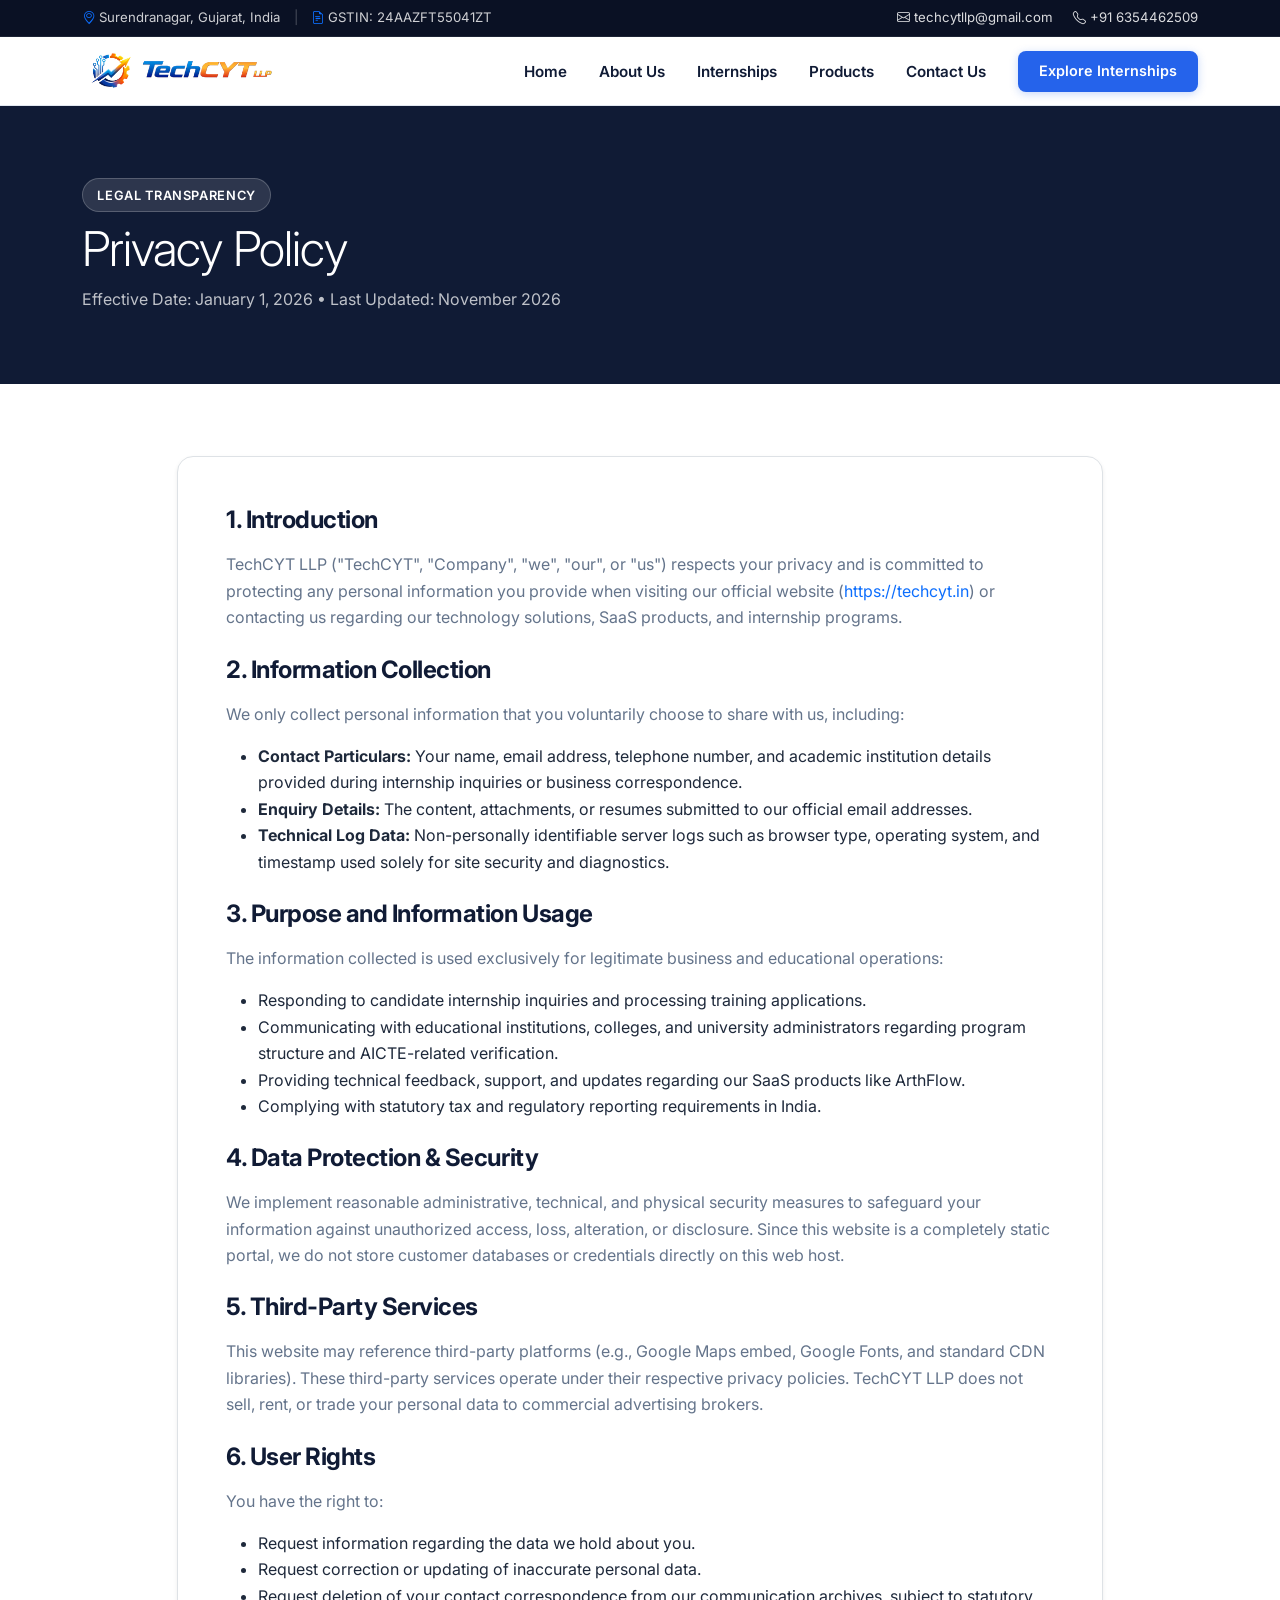
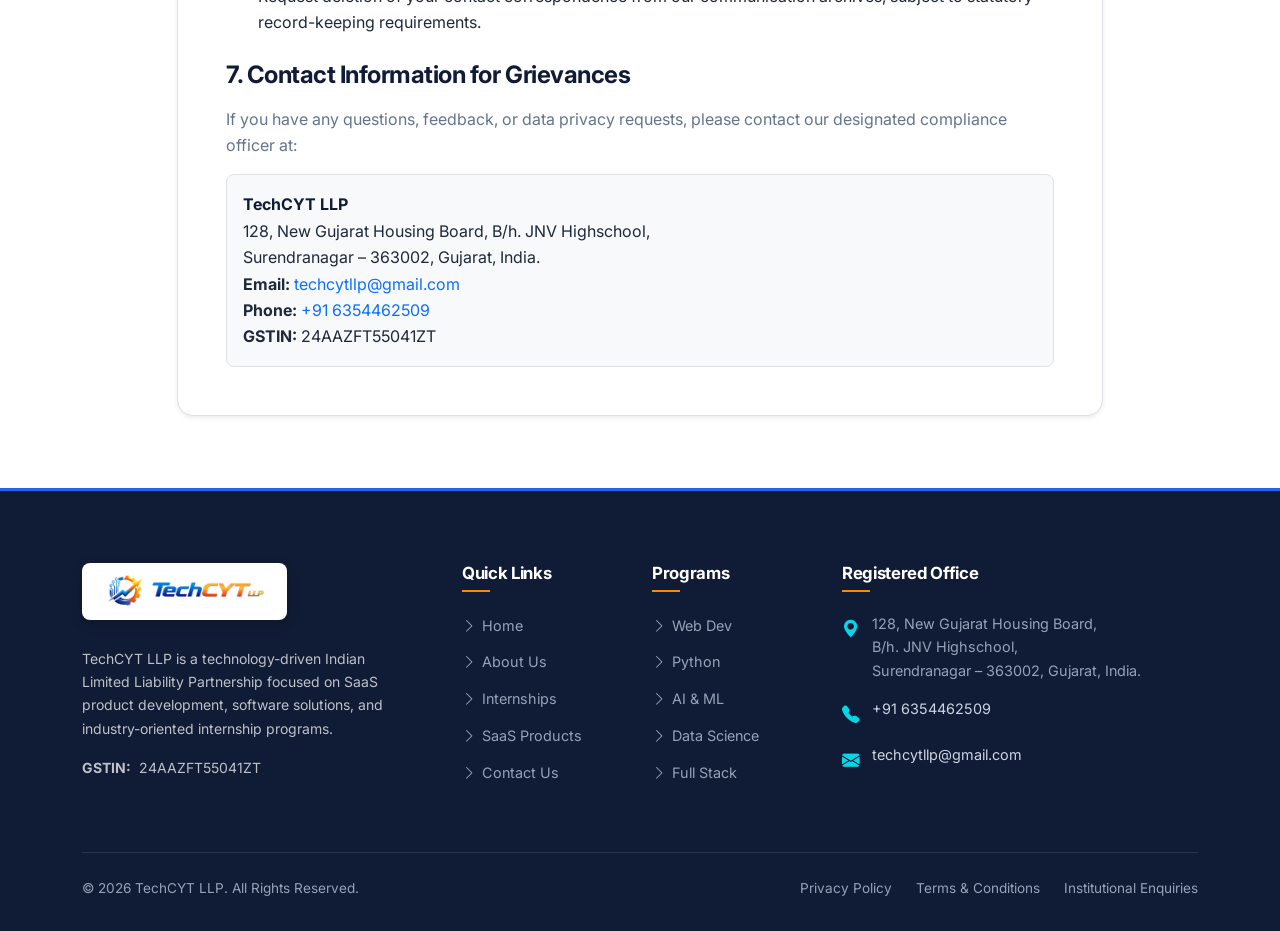
<file: privacy-policy.html>
<!DOCTYPE html>
<html lang="en">
<head>
  <meta charset="UTF-8">
  <meta name="viewport" content="width=device-width, initial-scale=1.0">
  <title>Privacy Policy | TechCYT LLP</title>
  <meta name="description" content="Official Privacy Policy of TechCYT LLP detailing data collection, processing principles, user rights, and corporate contact details.">
  <meta name="keywords" content="TechCYT privacy policy, data protection, Indian IT Act compliance">
  <meta name="author" content="TechCYT LLP">
  <link rel="canonical" href="https://techcyt.in/privacy-policy.html">

  <!-- Open Graph -->
  <meta property="og:type" content="website">
  <meta property="og:url" content="https://techcyt.in/privacy-policy.html">
  <meta property="og:title" content="Privacy Policy | TechCYT LLP">
  <meta property="og:description" content="Official Privacy Policy of TechCYT LLP detailing transparency in data processing.">
  <meta property="og:image" content="https://techcyt.in/assets/images/techcyt-logo.png">

  <!-- Favicon -->
  <link rel="icon" type="image/png" href="assets/favicon/favicon.png">

  <!-- Google Fonts (Inter) -->
  <link rel="preconnect" href="https://fonts.googleapis.com">
  <link rel="preconnect" href="https://fonts.gstatic.com" crossorigin>
  <link href="https://fonts.googleapis.com/css2?family=Inter:wght@400;500;600;700;800&display=swap" rel="stylesheet">

  <!-- Bootstrap 5.3 CSS & Bootstrap Icons -->
  <link href="https://cdn.jsdelivr.net/npm/bootstrap@5.3.3/dist/css/bootstrap.min.css" rel="stylesheet" integrity="sha384-QWTKZyjpPEjISv5WaRU9OFeRpok6YctnYmDr5pNlyT2bRjXh0JMhjY6hW+ALEwIH" crossorigin="anonymous">
  <link rel="stylesheet" href="https://cdn.jsdelivr.net/npm/bootstrap-icons@1.11.3/font/bootstrap-icons.min.css">

  <!-- Custom Stylesheet -->
  <link rel="stylesheet" href="css/style.css">
</head>
<body>

  <!-- Top Info Bar -->
  <div class="top-bar d-none d-md-block">
    <div class="container d-flex justify-content-between align-items-center">
      <div>
        <span><i class="bi bi-geo-alt me-1 text-primary"></i>Surendranagar, Gujarat, India</span>
        <span class="top-bar-divider">|</span>
        <span><i class="bi bi-file-earmark-text me-1 text-primary"></i>GSTIN: 24AAZFT55041ZT</span>
      </div>
      <div>
        <a href="mailto:techcytllp@gmail.com" class="me-3"><i class="bi bi-envelope me-1"></i>techcytllp@gmail.com</a>
        <a href="tel:+916354462509"><i class="bi bi-telephone me-1"></i>+91 6354462509</a>
      </div>
    </div>
  </div>

  <!-- Shared Header & Navigation -->
  <header class="sticky-top">
    <nav class="navbar navbar-expand-lg navbar-custom">
      <div class="container">
        <a class="navbar-brand" href="index.html" aria-label="TechCYT LLP Home">
          <img src="assets/images/techcyt-logo.png" alt="TechCYT LLP Official Logo" class="brand-logo-img">
        </a>
        <button class="navbar-toggler" type="button" data-bs-toggle="collapse" data-bs-target="#navbarTechCYT" aria-controls="navbarTechCYT" aria-expanded="false" aria-label="Toggle navigation">
          <span class="navbar-toggler-icon"></span>
        </button>
        <div class="collapse navbar-collapse" id="navbarTechCYT">
          <ul class="navbar-nav ms-auto mb-2 mb-lg-0 align-items-lg-center">
            <li class="nav-item">
              <a class="nav-link" href="index.html">Home</a>
            </li>
            <li class="nav-item">
              <a class="nav-link" href="about.html">About Us</a>
            </li>
            <li class="nav-item">
              <a class="nav-link" href="internships.html">Internships</a>
            </li>
            <li class="nav-item">
              <a class="nav-link" href="products.html">Products</a>
            </li>
            <li class="nav-item">
              <a class="nav-link" href="contact.html">Contact Us</a>
            </li>
            <li class="nav-item ms-lg-3 mt-2 mt-lg-0">
              <a class="btn btn-nav-cta w-100 w-lg-auto" href="internships.html">Explore Internships</a>
            </li>
          </ul>
        </div>
      </div>
    </nav>
  </header>

  <!-- Page Header Banner -->
  <section class="py-5 bg-navy-custom text-white position-relative">
    <div class="container py-4">
      <div class="section-badge badge-light mb-2">Legal Transparency</div>
      <h1 class="display-5 fw-extrabold text-white mb-2">Privacy Policy</h1>
      <p class="text-light opacity-75 mb-0">Effective Date: January 1, 2026 &bull; Last Updated: November 2026</p>
    </div>
  </section>

  <!-- Content Section -->
  <section class="py-5 bg-white">
    <div class="container py-lg-4">
      <div class="row justify-content-center">
        <div class="col-lg-10">
          <div class="p-4 p-md-5 border rounded-4 bg-white shadow-sm">
            
            <h4 class="fw-bold text-navy mb-3">1. Introduction</h4>
            <p>
              TechCYT LLP ("TechCYT", "Company", "we", "our", or "us") respects your privacy and is committed to protecting any personal information you provide when visiting our official website (<a href="https://techcyt.in">https://techcyt.in</a>) or contacting us regarding our technology solutions, SaaS products, and internship programs.
            </p>

            <h4 class="fw-bold text-navy mt-4 mb-3">2. Information Collection</h4>
            <p>We only collect personal information that you voluntarily choose to share with us, including:</p>
            <ul>
              <li><strong>Contact Particulars:</strong> Your name, email address, telephone number, and academic institution details provided during internship inquiries or business correspondence.</li>
              <li><strong>Enquiry Details:</strong> The content, attachments, or resumes submitted to our official email addresses.</li>
              <li><strong>Technical Log Data:</strong> Non-personally identifiable server logs such as browser type, operating system, and timestamp used solely for site security and diagnostics.</li>
            </ul>

            <h4 class="fw-bold text-navy mt-4 mb-3">3. Purpose and Information Usage</h4>
            <p>The information collected is used exclusively for legitimate business and educational operations:</p>
            <ul>
              <li>Responding to candidate internship inquiries and processing training applications.</li>
              <li>Communicating with educational institutions, colleges, and university administrators regarding program structure and AICTE-related verification.</li>
              <li>Providing technical feedback, support, and updates regarding our SaaS products like ArthFlow.</li>
              <li>Complying with statutory tax and regulatory reporting requirements in India.</li>
            </ul>

            <h4 class="fw-bold text-navy mt-4 mb-3">4. Data Protection & Security</h4>
            <p>
              We implement reasonable administrative, technical, and physical security measures to safeguard your information against unauthorized access, loss, alteration, or disclosure. Since this website is a completely static portal, we do not store customer databases or credentials directly on this web host.
            </p>

            <h4 class="fw-bold text-navy mt-4 mb-3">5. Third-Party Services</h4>
            <p>
              This website may reference third-party platforms (e.g., Google Maps embed, Google Fonts, and standard CDN libraries). These third-party services operate under their respective privacy policies. TechCYT LLP does not sell, rent, or trade your personal data to commercial advertising brokers.
            </p>

            <h4 class="fw-bold text-navy mt-4 mb-3">6. User Rights</h4>
            <p>You have the right to:</p>
            <ul>
              <li>Request information regarding the data we hold about you.</li>
              <li>Request correction or updating of inaccurate personal data.</li>
              <li>Request deletion of your contact correspondence from our communication archives, subject to statutory record-keeping requirements.</li>
            </ul>

            <h4 class="fw-bold text-navy mt-4 mb-3">7. Contact Information for Grievances</h4>
            <p>If you have any questions, feedback, or data privacy requests, please contact our designated compliance officer at:</p>
            <div class="p-3 bg-light rounded-3 border">
              <strong class="text-navy">TechCYT LLP</strong><br>
              128, New Gujarat Housing Board, B/h. JNV Highschool,<br>
              Surendranagar – 363002, Gujarat, India.<br>
              <strong>Email:</strong> <a href="mailto:techcytllp@gmail.com">techcytllp@gmail.com</a><br>
              <strong>Phone:</strong> <a href="tel:+916354462509">+91 6354462509</a><br>
              <strong>GSTIN:</strong> 24AAZFT55041ZT
            </div>
          </div>
        </div>
      </div>
    </div>
  </section>

  <!-- Shared Footer -->
  <footer class="footer-corporate">
    <div class="container">
      <div class="row g-4">
        <!-- Col 1: About & Logo -->
        <div class="col-lg-4 col-md-6">
          <div class="footer-logo-container">
            <img src="assets/images/techcyt-logo.png" alt="TechCYT LLP Logo" class="img-fluid">
          </div>
          <p class="small text-light opacity-75 pe-lg-4 mb-3">
            TechCYT LLP is a technology-driven Indian Limited Liability Partnership focused on SaaS product development, software solutions, and industry-oriented internship programs.
          </p>
          <div class="small text-light opacity-75">
            <span class="d-inline-block text-cyan fw-bold me-1">GSTIN:</span> 24AAZFT55041ZT
          </div>
        </div>

        <!-- Col 2: Quick Links -->
        <div class="col-lg-2 col-md-6 col-6">
          <h5>Quick Links</h5>
          <ul class="footer-links">
            <li><a href="index.html"><i class="bi bi-chevron-right"></i> Home</a></li>
            <li><a href="about.html"><i class="bi bi-chevron-right"></i> About Us</a></li>
            <li><a href="internships.html"><i class="bi bi-chevron-right"></i> Internships</a></li>
            <li><a href="products.html"><i class="bi bi-chevron-right"></i> SaaS Products</a></li>
            <li><a href="contact.html"><i class="bi bi-chevron-right"></i> Contact Us</a></li>
          </ul>
        </div>

        <!-- Col 3: Internship Domains -->
        <div class="col-lg-2 col-md-6 col-6">
          <h5>Programs</h5>
          <ul class="footer-links">
            <li><a href="internships.html"><i class="bi bi-chevron-right"></i> Web Dev</a></li>
            <li><a href="internships.html"><i class="bi bi-chevron-right"></i> Python</a></li>
            <li><a href="internships.html"><i class="bi bi-chevron-right"></i> AI & ML</a></li>
            <li><a href="internships.html"><i class="bi bi-chevron-right"></i> Data Science</a></li>
            <li><a href="internships.html"><i class="bi bi-chevron-right"></i> Full Stack</a></li>
          </ul>
        </div>

        <!-- Col 4: Contact Information -->
        <div class="col-lg-4 col-md-6">
          <h5>Registered Office</h5>
          <div class="footer-contact-item">
            <i class="bi bi-geo-alt-fill"></i>
            <div>
              128, New Gujarat Housing Board,<br>
              B/h. JNV Highschool,<br>
              Surendranagar – 363002, Gujarat, India.
            </div>
          </div>
          <div class="footer-contact-item">
            <i class="bi bi-telephone-fill"></i>
            <div>
              <a href="tel:+916354462509">+91 6354462509</a>
            </div>
          </div>
          <div class="footer-contact-item">
            <i class="bi bi-envelope-fill"></i>
            <div>
              <a href="mailto:techcytllp@gmail.com">techcytllp@gmail.com</a>
            </div>
          </div>
        </div>
      </div>

      <!-- Footer Bottom -->
      <div class="footer-bottom d-flex flex-column flex-md-row justify-content-between align-items-center gap-3">
        <div>
          &copy; <span class="current-year">2026</span> TechCYT LLP. All Rights Reserved.
        </div>
        <div class="d-flex gap-4">
          <a href="privacy-policy.html">Privacy Policy</a>
          <a href="terms.html">Terms & Conditions</a>
          <a href="contact.html">Institutional Enquiries</a>
        </div>
      </div>
    </div>
  </footer>

  <!-- Floating Back to Top Button -->
  <button id="backToTopBtn" class="back-to-top" title="Go to top" aria-label="Back to Top">
    <i class="bi bi-arrow-up"></i>
  </button>

  <!-- Bootstrap 5.3 Bundle JS -->
  <script src="https://cdn.jsdelivr.net/npm/bootstrap@5.3.3/dist/js/bootstrap.bundle.min.js" integrity="sha384-YvpcrYf0tY3lHB60NNkmXc5s9fDVZLESaAA55NDzOxhy9GkcIdslK1eN7N6jIeHz" crossorigin="anonymous"></script>
  <!-- Custom JS -->
  <script src="js/main.js"></script>
</body>
</html>
</file>
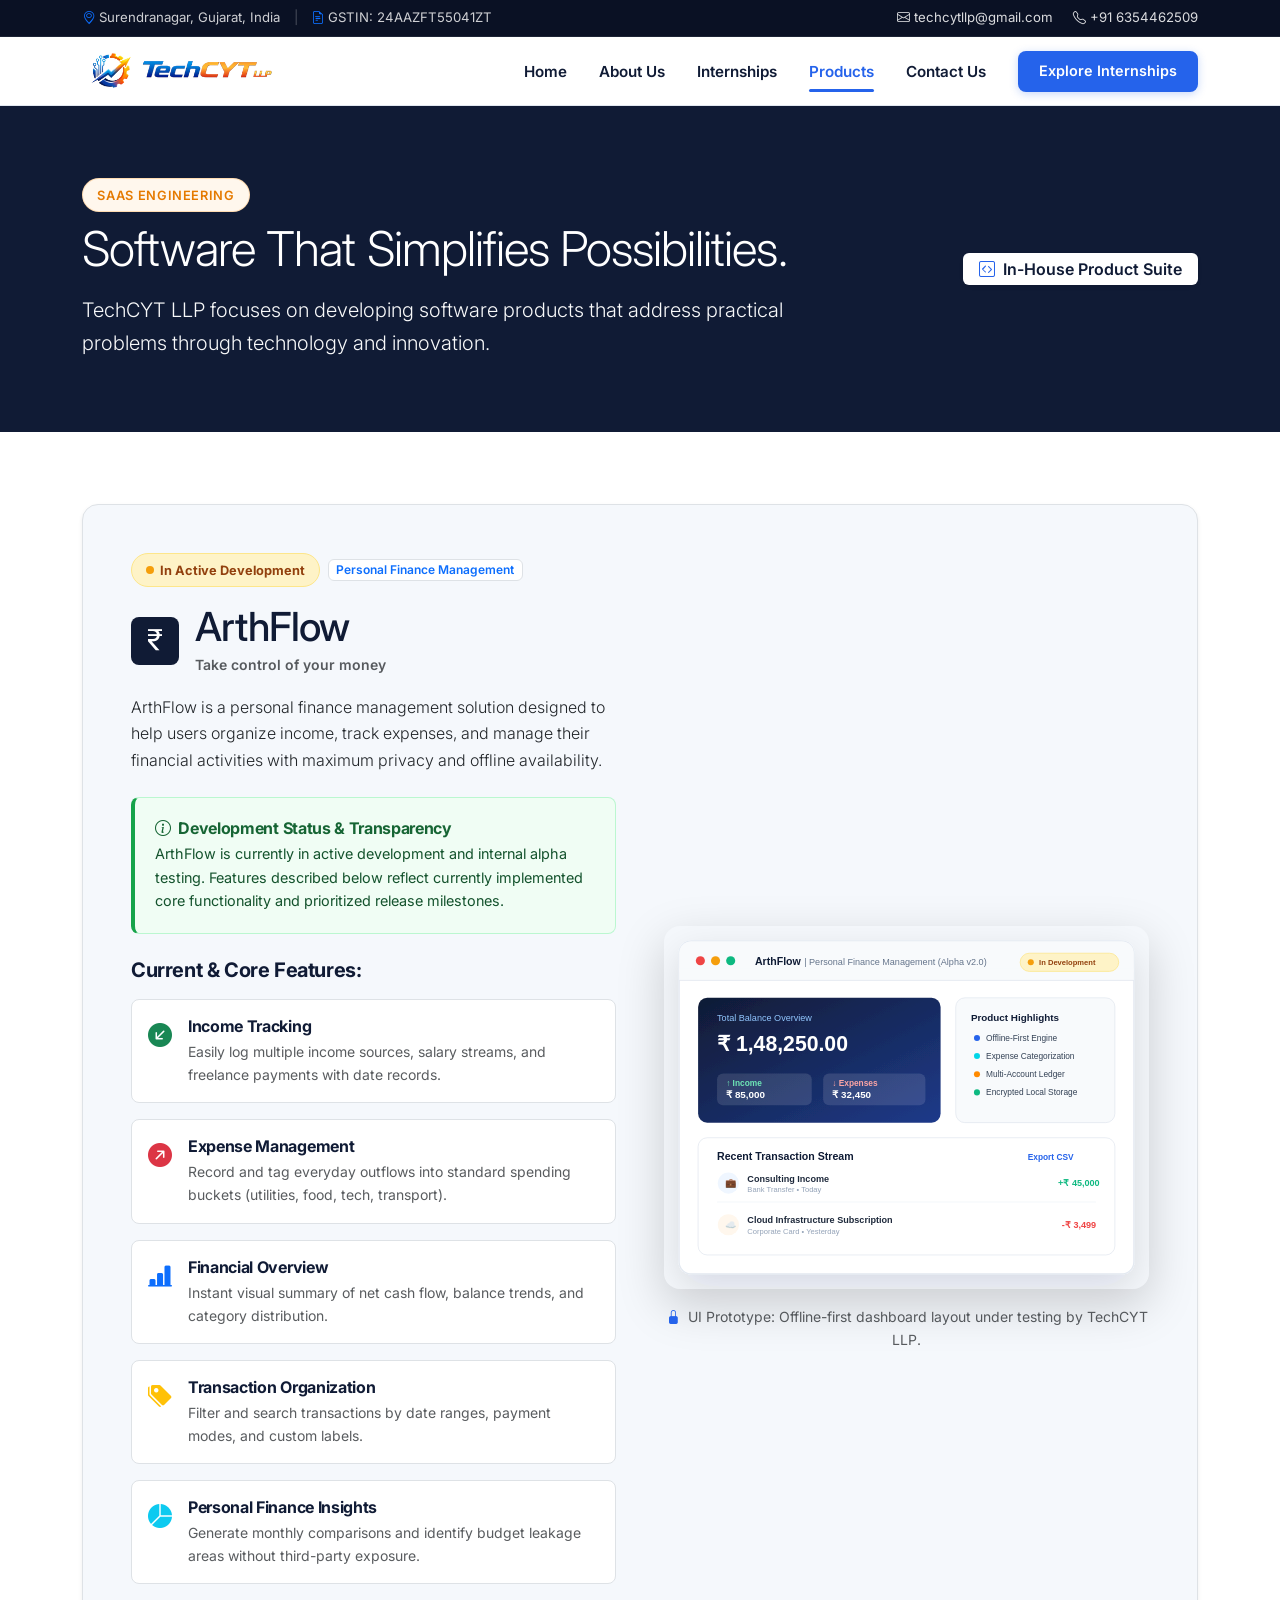
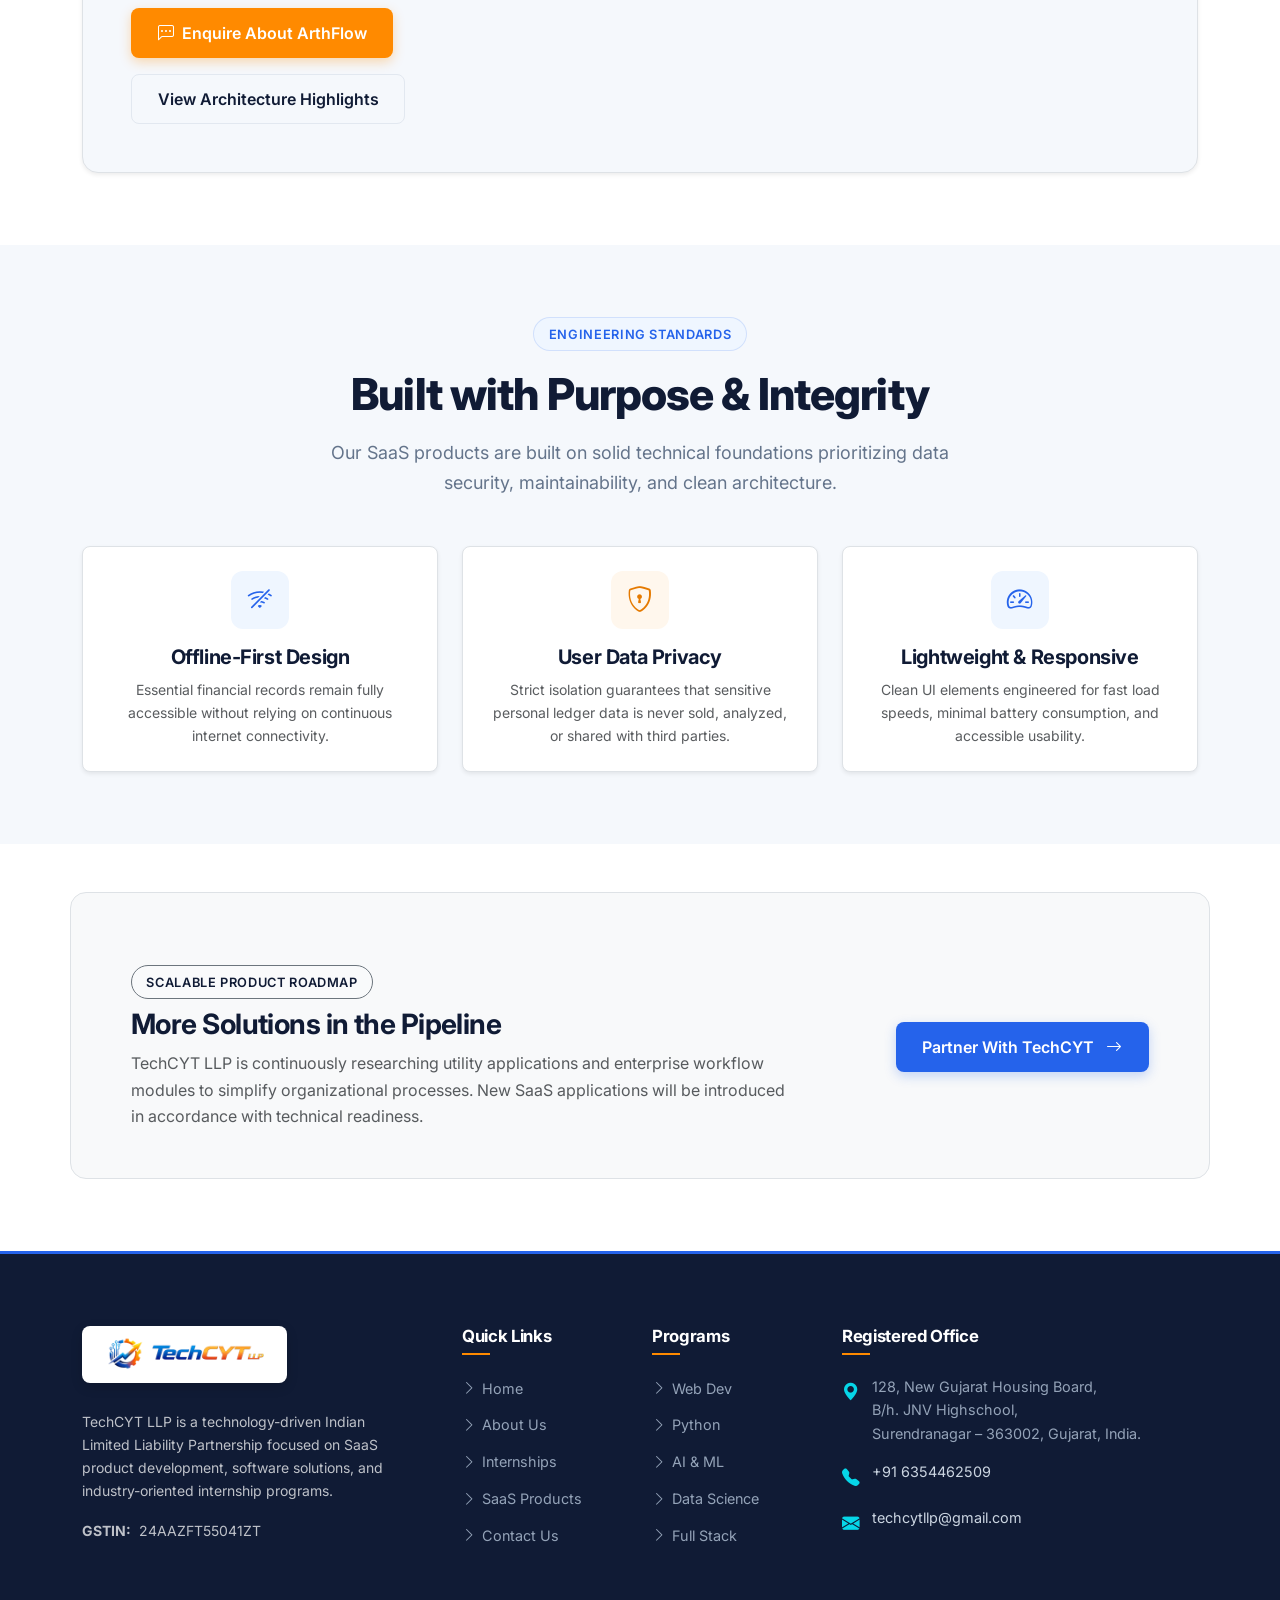
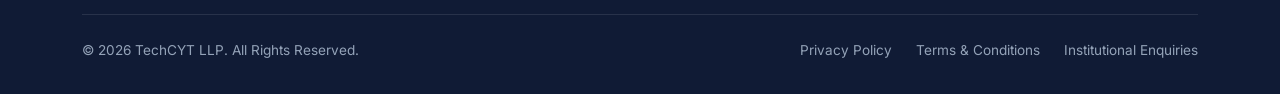
<file: products.html>
<!DOCTYPE html>
<html lang="en">
<head>
  <meta charset="UTF-8">
  <meta name="viewport" content="width=device-width, initial-scale=1.0">
  <title>SaaS Products | TechCYT LLP - Software Innovation</title>
  <meta name="description" content="Explore TechCYT LLP's SaaS product ecosystem, featuring ArthFlow, our personal finance management solution engineered for reliability and user convenience.">
  <meta name="keywords" content="TechCYT products, ArthFlow personal finance, SaaS software, personal budgeting app, TechCYT Surendranagar">
  <meta name="author" content="TechCYT LLP">
  <link rel="canonical" href="https://techcyt.in/products.html">

  <!-- Open Graph -->
  <meta property="og:type" content="website">
  <meta property="og:url" content="https://techcyt.in/products.html">
  <meta property="og:title" content="SaaS Products | TechCYT LLP - Software Innovation">
  <meta property="og:description" content="Software that simplifies possibilities. Discover ArthFlow and TechCYT's upcoming software platforms.">
  <meta property="og:image" content="https://techcyt.in/assets/images/techcyt-logo.png">

  <!-- Favicon -->
  <link rel="icon" type="image/png" href="assets/favicon/favicon.png">

  <!-- Google Fonts (Inter) -->
  <link rel="preconnect" href="https://fonts.googleapis.com">
  <link rel="preconnect" href="https://fonts.gstatic.com" crossorigin>
  <link href="https://fonts.googleapis.com/css2?family=Inter:wght@400;500;600;700;800&display=swap" rel="stylesheet">

  <!-- Bootstrap 5.3 CSS & Bootstrap Icons -->
  <link href="https://cdn.jsdelivr.net/npm/bootstrap@5.3.3/dist/css/bootstrap.min.css" rel="stylesheet" integrity="sha384-QWTKZyjpPEjISv5WaRU9OFeRpok6YctnYmDr5pNlyT2bRjXh0JMhjY6hW+ALEwIH" crossorigin="anonymous">
  <link rel="stylesheet" href="https://cdn.jsdelivr.net/npm/bootstrap-icons@1.11.3/font/bootstrap-icons.min.css">

  <!-- Custom Stylesheet -->
  <link rel="stylesheet" href="css/style.css">
</head>
<body>

  <!-- Top Info Bar -->
  <div class="top-bar d-none d-md-block">
    <div class="container d-flex justify-content-between align-items-center">
      <div>
        <span><i class="bi bi-geo-alt me-1 text-primary"></i>Surendranagar, Gujarat, India</span>
        <span class="top-bar-divider">|</span>
        <span><i class="bi bi-file-earmark-text me-1 text-primary"></i>GSTIN: 24AAZFT55041ZT</span>
      </div>
      <div>
        <a href="mailto:techcytllp@gmail.com" class="me-3"><i class="bi bi-envelope me-1"></i>techcytllp@gmail.com</a>
        <a href="tel:+916354462509"><i class="bi bi-telephone me-1"></i>+91 6354462509</a>
      </div>
    </div>
  </div>

  <!-- Shared Header & Navigation -->
  <header class="sticky-top">
    <nav class="navbar navbar-expand-lg navbar-custom">
      <div class="container">
        <a class="navbar-brand" href="index.html" aria-label="TechCYT LLP Home">
          <img src="assets/images/techcyt-logo.png" alt="TechCYT LLP Official Logo" class="brand-logo-img">
        </a>
        <button class="navbar-toggler" type="button" data-bs-toggle="collapse" data-bs-target="#navbarTechCYT" aria-controls="navbarTechCYT" aria-expanded="false" aria-label="Toggle navigation">
          <span class="navbar-toggler-icon"></span>
        </button>
        <div class="collapse navbar-collapse" id="navbarTechCYT">
          <ul class="navbar-nav ms-auto mb-2 mb-lg-0 align-items-lg-center">
            <li class="nav-item">
              <a class="nav-link" href="index.html">Home</a>
            </li>
            <li class="nav-item">
              <a class="nav-link" href="about.html">About Us</a>
            </li>
            <li class="nav-item">
              <a class="nav-link" href="internships.html">Internships</a>
            </li>
            <li class="nav-item">
              <a class="nav-link active" aria-current="page" href="products.html">Products</a>
            </li>
            <li class="nav-item">
              <a class="nav-link" href="contact.html">Contact Us</a>
            </li>
            <li class="nav-item ms-lg-3 mt-2 mt-lg-0">
              <a class="btn btn-nav-cta w-100 w-lg-auto" href="internships.html">Explore Internships</a>
            </li>
          </ul>
        </div>
      </div>
    </nav>
  </header>

  <!-- Page Header Banner -->
  <section class="py-5 bg-navy-custom text-white position-relative">
    <div class="container py-4">
      <div class="row align-items-center">
        <div class="col-lg-8">
          <div class="section-badge badge-orange mb-2">SaaS Engineering</div>
          <h1 class="display-5 fw-extrabold text-white mb-3">Software That Simplifies Possibilities.</h1>
          <p class="lead text-light opacity-90 mb-0">
            TechCYT LLP focuses on developing software products that address practical problems through technology and innovation.
          </p>
        </div>
        <div class="col-lg-4 text-lg-end mt-4 mt-lg-0">
          <span class="badge bg-white text-navy px-3 py-2 fs-6 fw-semibold shadow-sm">
            <i class="bi bi-code-square text-corporate-blue me-1"></i> In-House Product Suite
          </span>
        </div>
      </div>
    </div>
  </section>

  <!-- FEATURED PRODUCT: ARTHFLOW -->
  <section class="py-5 bg-white">
    <div class="container py-lg-4">
      <div class="p-4 p-md-5 border rounded-4 shadow-sm bg-light-custom">
        <div class="row align-items-center g-5">
          <div class="col-lg-6">
            <div class="d-flex flex-wrap align-items-center gap-2 mb-3">
              <span class="product-status-badge">
                <span class="product-status-dot"></span> In Active Development
              </span>
              <span class="badge bg-white border text-primary fw-semibold">Personal Finance Management</span>
            </div>

            <!-- Typography-based Identity -->
            <div class="d-flex align-items-center gap-3 mb-3">
              <div class="bg-navy-custom text-white p-2 rounded-3 d-flex align-items-center justify-content-center" style="width: 48px; height: 48px;">
                <i class="bi bi-currency-rupee fs-3 text-cyan"></i>
              </div>
              <div>
                <h2 class="h1 fw-extrabold text-navy mb-0">ArthFlow</h2>
                <small class="text-muted fw-semibold">Take control of your money</small>
              </div>
            </div>

            <p class="lead text-dark mb-4 fs-6">
              ArthFlow is a personal finance management solution designed to help users organize income, track expenses, and manage their financial activities with maximum privacy and offline availability.
            </p>

            <div class="verification-callout mb-4">
              <h6 class="mb-1"><i class="bi bi-info-circle me-1"></i> Development Status & Transparency</h6>
              <p>ArthFlow is currently in active development and internal alpha testing. Features described below reflect currently implemented core functionality and prioritized release milestones.</p>
            </div>

            <!-- Implemented Features Breakdown -->
            <h5 class="fw-bold text-navy mb-3">Current & Core Features:</h5>
            <div class="row g-3 mb-4">
              <div class="col-12">
                <div class="p-3 bg-white border rounded-3 d-flex gap-3 align-items-start">
                  <i class="bi bi-arrow-down-left-circle-fill text-success fs-4"></i>
                  <div>
                    <h6 class="fw-bold text-navy mb-1">Income Tracking</h6>
                    <p class="small text-muted mb-0">Easily log multiple income sources, salary streams, and freelance payments with date records.</p>
                  </div>
                </div>
              </div>

              <div class="col-12">
                <div class="p-3 bg-white border rounded-3 d-flex gap-3 align-items-start">
                  <i class="bi bi-arrow-up-right-circle-fill text-danger fs-4"></i>
                  <div>
                    <h6 class="fw-bold text-navy mb-1">Expense Management</h6>
                    <p class="small text-muted mb-0">Record and tag everyday outflows into standard spending buckets (utilities, food, tech, transport).</p>
                  </div>
                </div>
              </div>

              <div class="col-12">
                <div class="p-3 bg-white border rounded-3 d-flex gap-3 align-items-start">
                  <i class="bi bi-bar-chart-line-fill text-primary fs-4"></i>
                  <div>
                    <h6 class="fw-bold text-navy mb-1">Financial Overview</h6>
                    <p class="small text-muted mb-0">Instant visual summary of net cash flow, balance trends, and category distribution.</p>
                  </div>
                </div>
              </div>

              <div class="col-12">
                <div class="p-3 bg-white border rounded-3 d-flex gap-3 align-items-start">
                  <i class="bi bi-tags-fill text-warning fs-4"></i>
                  <div>
                    <h6 class="fw-bold text-navy mb-1">Transaction Organization</h6>
                    <p class="small text-muted mb-0">Filter and search transactions by date ranges, payment modes, and custom labels.</p>
                  </div>
                </div>
              </div>

              <div class="col-12">
                <div class="p-3 bg-white border rounded-3 d-flex gap-3 align-items-start">
                  <i class="bi bi-pie-chart-fill text-info fs-4"></i>
                  <div>
                    <h6 class="fw-bold text-navy mb-1">Personal Finance Insights</h6>
                    <p class="small text-muted mb-0">Generate monthly comparisons and identify budget leakage areas without third-party exposure.</p>
                  </div>
                </div>
              </div>
            </div>

            <div class="d-flex flex-wrap gap-3">
              <a href="contact.html" class="btn btn-techcyt-orange">
                <i class="bi bi-chat-left-dots"></i> Enquire About ArthFlow
              </a>
              <a href="#architecture" class="btn btn-techcyt-outline">
                View Architecture Highlights
              </a>
            </div>
          </div>

          <div class="col-lg-6">
            <div class="text-center sticky-lg-top" style="top: 100px;">
              <img src="assets/images/arthflow-mockup.svg" alt="ArthFlow Personal Finance Management Mockup" class="img-fluid rounded-4 shadow-lg mb-3">
              <p class="small text-muted mb-0">
                <i class="bi bi-lock-fill text-corporate-blue me-1"></i> UI Prototype: Offline-first dashboard layout under testing by TechCYT LLP.
              </p>
            </div>
          </div>
        </div>
      </div>
    </div>
  </section>

  <!-- Product Architecture & Scalability -->
  <section id="architecture" class="py-5 bg-light-custom">
    <div class="container py-lg-4">
      <div class="text-center mb-5">
        <div class="section-badge">Engineering Standards</div>
        <h2 class="section-title">Built with Purpose & Integrity</h2>
        <p class="section-subtitle">Our SaaS products are built on solid technical foundations prioritizing data security, maintainability, and clean architecture.</p>
      </div>

      <div class="row g-4">
        <div class="col-md-4">
          <div class="p-4 bg-white border rounded-3 h-100 shadow-sm text-center">
            <div class="feature-icon-wrapper mx-auto mb-3">
              <i class="bi bi-wifi-off"></i>
            </div>
            <h5 class="fw-bold text-navy mb-2">Offline-First Design</h5>
            <p class="small text-muted mb-0">Essential financial records remain fully accessible without relying on continuous internet connectivity.</p>
          </div>
        </div>

        <div class="col-md-4">
          <div class="p-4 bg-white border rounded-3 h-100 shadow-sm text-center">
            <div class="feature-icon-wrapper feature-icon-orange mx-auto mb-3">
              <i class="bi bi-shield-lock"></i>
            </div>
            <h5 class="fw-bold text-navy mb-2">User Data Privacy</h5>
            <p class="small text-muted mb-0">Strict isolation guarantees that sensitive personal ledger data is never sold, analyzed, or shared with third parties.</p>
          </div>
        </div>

        <div class="col-md-4">
          <div class="p-4 bg-white border rounded-3 h-100 shadow-sm text-center">
            <div class="feature-icon-wrapper mx-auto mb-3">
              <i class="bi bi-speedometer2"></i>
            </div>
            <h5 class="fw-bold text-navy mb-2">Lightweight & Responsive</h5>
            <p class="small text-muted mb-0">Clean UI elements engineered for fast load speeds, minimal battery consumption, and accessible usability.</p>
          </div>
        </div>
      </div>
    </div>
  </section>

  <!-- Future Product Pipeline (Scalable Showcase) -->
  <section class="py-5 bg-white">
    <div class="container py-lg-4">
      <div class="row align-items-center g-4 p-4 p-md-5 border rounded-4 bg-light">
        <div class="col-lg-8">
          <div class="section-badge badge-light mb-2 text-navy border-secondary">Scalable Product Roadmap</div>
          <h3 class="fw-bold text-navy mb-2">More Solutions in the Pipeline</h3>
          <p class="text-muted mb-0">
            TechCYT LLP is continuously researching utility applications and enterprise workflow modules to simplify organizational processes. New SaaS applications will be introduced in accordance with technical readiness.
          </p>
        </div>
        <div class="col-lg-4 text-lg-end">
          <a href="contact.html" class="btn btn-techcyt-primary">
            Partner With TechCYT <i class="bi bi-arrow-right ms-1"></i>
          </a>
        </div>
      </div>
    </div>
  </section>

  <!-- Shared Footer -->
  <footer class="footer-corporate">
    <div class="container">
      <div class="row g-4">
        <!-- Col 1: About & Logo -->
        <div class="col-lg-4 col-md-6">
          <div class="footer-logo-container">
            <img src="assets/images/techcyt-logo.png" alt="TechCYT LLP Logo" class="img-fluid">
          </div>
          <p class="small text-light opacity-75 pe-lg-4 mb-3">
            TechCYT LLP is a technology-driven Indian Limited Liability Partnership focused on SaaS product development, software solutions, and industry-oriented internship programs.
          </p>
          <div class="small text-light opacity-75">
            <span class="d-inline-block text-cyan fw-bold me-1">GSTIN:</span> 24AAZFT55041ZT
          </div>
        </div>

        <!-- Col 2: Quick Links -->
        <div class="col-lg-2 col-md-6 col-6">
          <h5>Quick Links</h5>
          <ul class="footer-links">
            <li><a href="index.html"><i class="bi bi-chevron-right"></i> Home</a></li>
            <li><a href="about.html"><i class="bi bi-chevron-right"></i> About Us</a></li>
            <li><a href="internships.html"><i class="bi bi-chevron-right"></i> Internships</a></li>
            <li><a href="products.html"><i class="bi bi-chevron-right"></i> SaaS Products</a></li>
            <li><a href="contact.html"><i class="bi bi-chevron-right"></i> Contact Us</a></li>
          </ul>
        </div>

        <!-- Col 3: Internship Domains -->
        <div class="col-lg-2 col-md-6 col-6">
          <h5>Programs</h5>
          <ul class="footer-links">
            <li><a href="internships.html"><i class="bi bi-chevron-right"></i> Web Dev</a></li>
            <li><a href="internships.html"><i class="bi bi-chevron-right"></i> Python</a></li>
            <li><a href="internships.html"><i class="bi bi-chevron-right"></i> AI & ML</a></li>
            <li><a href="internships.html"><i class="bi bi-chevron-right"></i> Data Science</a></li>
            <li><a href="internships.html"><i class="bi bi-chevron-right"></i> Full Stack</a></li>
          </ul>
        </div>

        <!-- Col 4: Contact Information -->
        <div class="col-lg-4 col-md-6">
          <h5>Registered Office</h5>
          <div class="footer-contact-item">
            <i class="bi bi-geo-alt-fill"></i>
            <div>
              128, New Gujarat Housing Board,<br>
              B/h. JNV Highschool,<br>
              Surendranagar – 363002, Gujarat, India.
            </div>
          </div>
          <div class="footer-contact-item">
            <i class="bi bi-telephone-fill"></i>
            <div>
              <a href="tel:+916354462509">+91 6354462509</a>
            </div>
          </div>
          <div class="footer-contact-item">
            <i class="bi bi-envelope-fill"></i>
            <div>
              <a href="mailto:techcytllp@gmail.com">techcytllp@gmail.com</a>
            </div>
          </div>
        </div>
      </div>

      <!-- Footer Bottom -->
      <div class="footer-bottom d-flex flex-column flex-md-row justify-content-between align-items-center gap-3">
        <div>
          &copy; <span class="current-year">2026</span> TechCYT LLP. All Rights Reserved.
        </div>
        <div class="d-flex gap-4">
          <a href="privacy-policy.html">Privacy Policy</a>
          <a href="terms.html">Terms & Conditions</a>
          <a href="contact.html">Institutional Enquiries</a>
        </div>
      </div>
    </div>
  </footer>

  <!-- Floating Back to Top Button -->
  <button id="backToTopBtn" class="back-to-top" title="Go to top" aria-label="Back to Top">
    <i class="bi bi-arrow-up"></i>
  </button>

  <!-- Bootstrap 5.3 Bundle JS -->
  <script src="https://cdn.jsdelivr.net/npm/bootstrap@5.3.3/dist/js/bootstrap.bundle.min.js" integrity="sha384-YvpcrYf0tY3lHB60NNkmXc5s9fDVZLESaAA55NDzOxhy9GkcIdslK1eN7N6jIeHz" crossorigin="anonymous"></script>
  <!-- Custom JS -->
  <script src="js/main.js"></script>
</body>
</html>
</file>
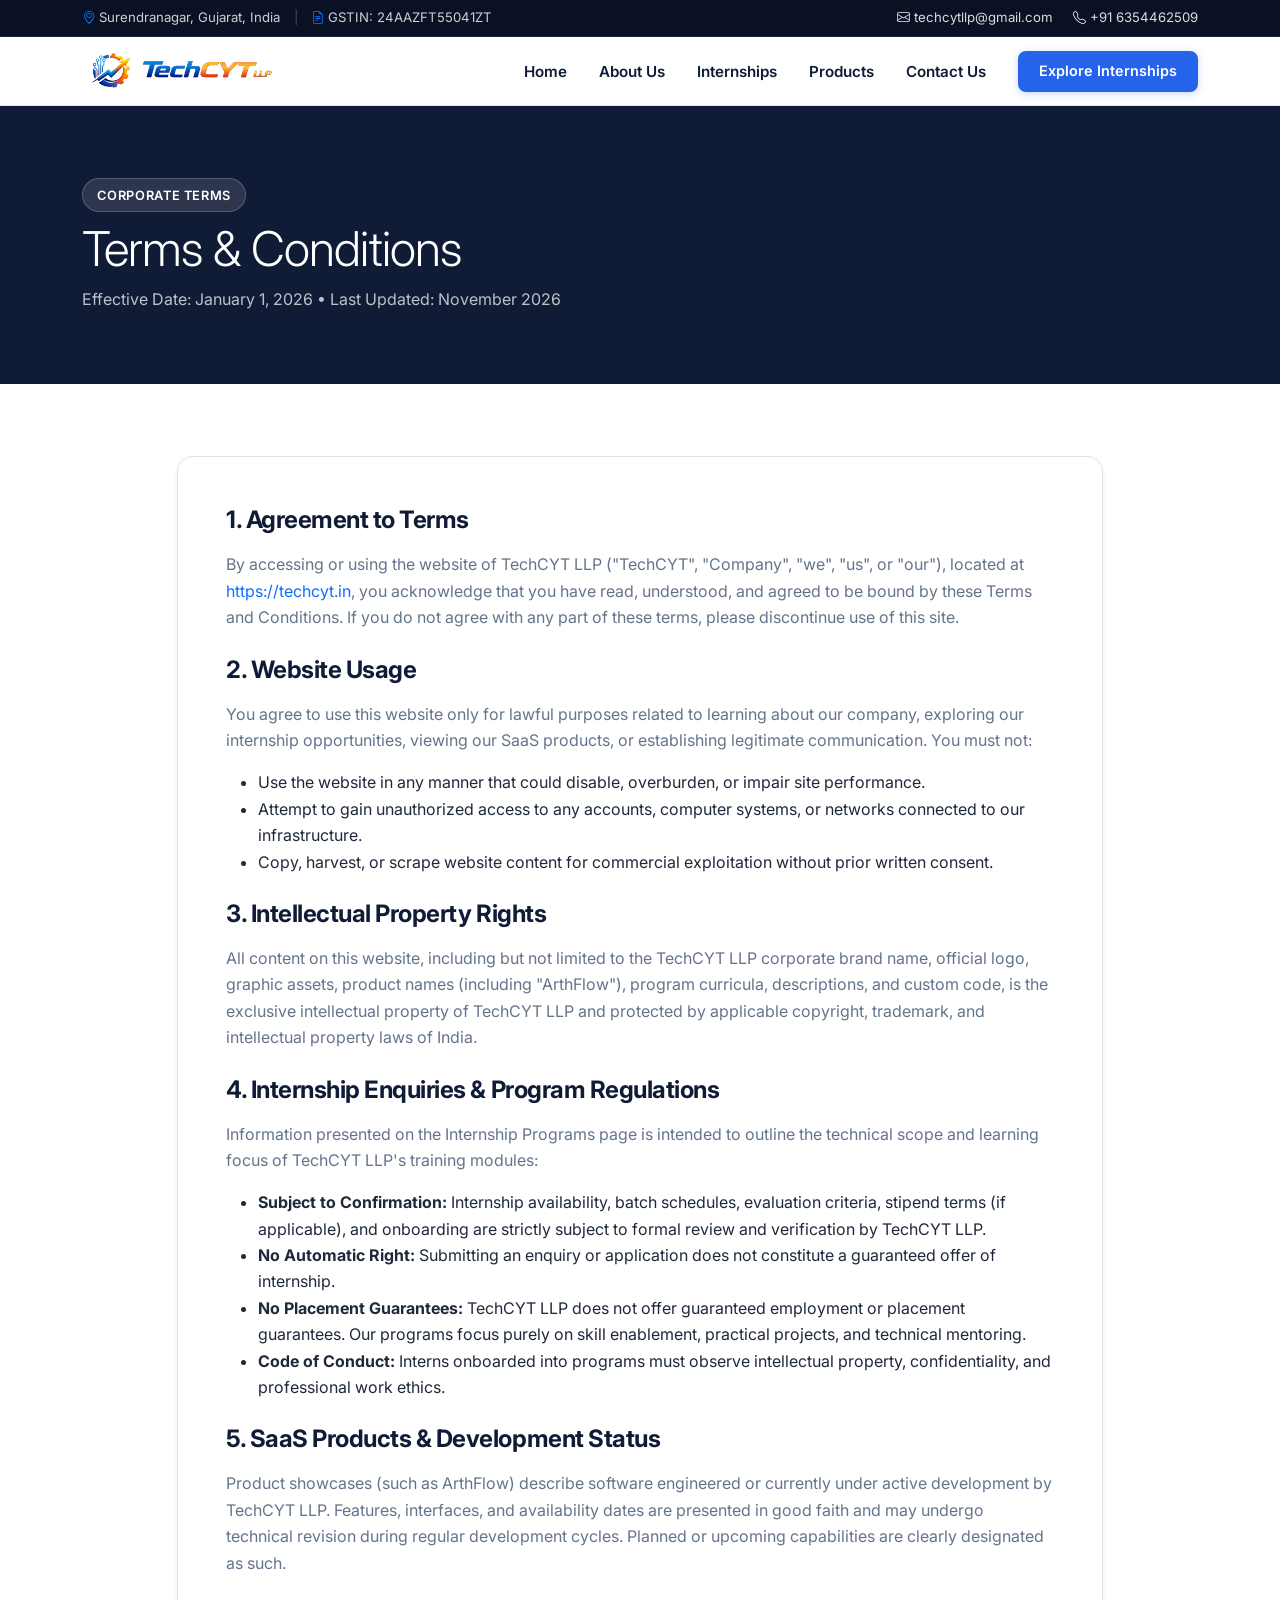
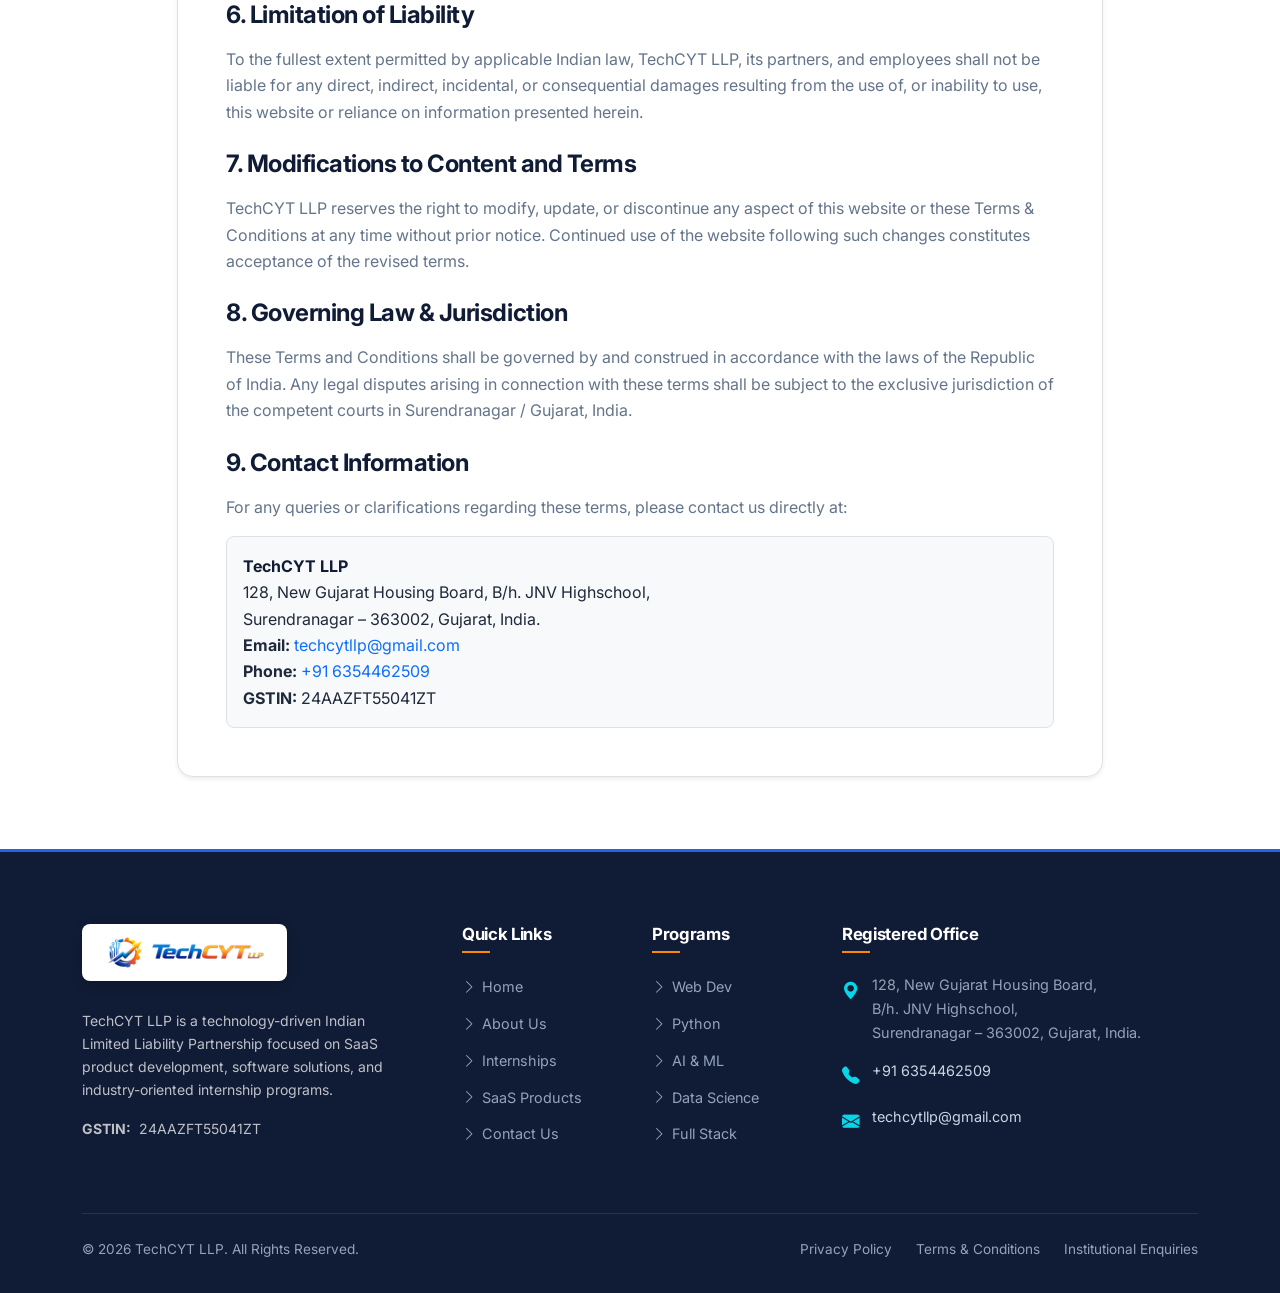
<file: terms.html>
<!DOCTYPE html>
<html lang="en">
<head>
  <meta charset="UTF-8">
  <meta name="viewport" content="width=device-width, initial-scale=1.0">
  <title>Terms & Conditions | TechCYT LLP</title>
  <meta name="description" content="Terms of Service and Website Usage Conditions for TechCYT LLP, detailing guidelines for website use, internship applications, and software IP.">
  <meta name="keywords" content="TechCYT terms and conditions, website terms of service, internship terms">
  <meta name="author" content="TechCYT LLP">
  <link rel="canonical" href="https://techcyt.in/terms.html">

  <!-- Open Graph -->
  <meta property="og:type" content="website">
  <meta property="og:url" content="https://techcyt.in/terms.html">
  <meta property="og:title" content="Terms & Conditions | TechCYT LLP">
  <meta property="og:description" content="Terms and Conditions governing the use of TechCYT LLP's corporate website and services.">
  <meta property="og:image" content="https://techcyt.in/assets/images/techcyt-logo.png">

  <!-- Favicon -->
  <link rel="icon" type="image/png" href="assets/favicon/favicon.png">

  <!-- Google Fonts (Inter) -->
  <link rel="preconnect" href="https://fonts.googleapis.com">
  <link rel="preconnect" href="https://fonts.gstatic.com" crossorigin>
  <link href="https://fonts.googleapis.com/css2?family=Inter:wght@400;500;600;700;800&display=swap" rel="stylesheet">

  <!-- Bootstrap 5.3 CSS & Bootstrap Icons -->
  <link href="https://cdn.jsdelivr.net/npm/bootstrap@5.3.3/dist/css/bootstrap.min.css" rel="stylesheet" integrity="sha384-QWTKZyjpPEjISv5WaRU9OFeRpok6YctnYmDr5pNlyT2bRjXh0JMhjY6hW+ALEwIH" crossorigin="anonymous">
  <link rel="stylesheet" href="https://cdn.jsdelivr.net/npm/bootstrap-icons@1.11.3/font/bootstrap-icons.min.css">

  <!-- Custom Stylesheet -->
  <link rel="stylesheet" href="css/style.css">
</head>
<body>

  <!-- Top Info Bar -->
  <div class="top-bar d-none d-md-block">
    <div class="container d-flex justify-content-between align-items-center">
      <div>
        <span><i class="bi bi-geo-alt me-1 text-primary"></i>Surendranagar, Gujarat, India</span>
        <span class="top-bar-divider">|</span>
        <span><i class="bi bi-file-earmark-text me-1 text-primary"></i>GSTIN: 24AAZFT55041ZT</span>
      </div>
      <div>
        <a href="mailto:techcytllp@gmail.com" class="me-3"><i class="bi bi-envelope me-1"></i>techcytllp@gmail.com</a>
        <a href="tel:+916354462509"><i class="bi bi-telephone me-1"></i>+91 6354462509</a>
      </div>
    </div>
  </div>

  <!-- Shared Header & Navigation -->
  <header class="sticky-top">
    <nav class="navbar navbar-expand-lg navbar-custom">
      <div class="container">
        <a class="navbar-brand" href="index.html" aria-label="TechCYT LLP Home">
          <img src="assets/images/techcyt-logo.png" alt="TechCYT LLP Official Logo" class="brand-logo-img">
        </a>
        <button class="navbar-toggler" type="button" data-bs-toggle="collapse" data-bs-target="#navbarTechCYT" aria-controls="navbarTechCYT" aria-expanded="false" aria-label="Toggle navigation">
          <span class="navbar-toggler-icon"></span>
        </button>
        <div class="collapse navbar-collapse" id="navbarTechCYT">
          <ul class="navbar-nav ms-auto mb-2 mb-lg-0 align-items-lg-center">
            <li class="nav-item">
              <a class="nav-link" href="index.html">Home</a>
            </li>
            <li class="nav-item">
              <a class="nav-link" href="about.html">About Us</a>
            </li>
            <li class="nav-item">
              <a class="nav-link" href="internships.html">Internships</a>
            </li>
            <li class="nav-item">
              <a class="nav-link" href="products.html">Products</a>
            </li>
            <li class="nav-item">
              <a class="nav-link" href="contact.html">Contact Us</a>
            </li>
            <li class="nav-item ms-lg-3 mt-2 mt-lg-0">
              <a class="btn btn-nav-cta w-100 w-lg-auto" href="internships.html">Explore Internships</a>
            </li>
          </ul>
        </div>
      </div>
    </nav>
  </header>

  <!-- Page Header Banner -->
  <section class="py-5 bg-navy-custom text-white position-relative">
    <div class="container py-4">
      <div class="section-badge badge-light mb-2">Corporate Terms</div>
      <h1 class="display-5 fw-extrabold text-white mb-2">Terms & Conditions</h1>
      <p class="text-light opacity-75 mb-0">Effective Date: January 1, 2026 &bull; Last Updated: November 2026</p>
    </div>
  </section>

  <!-- Content Section -->
  <section class="py-5 bg-white">
    <div class="container py-lg-4">
      <div class="row justify-content-center">
        <div class="col-lg-10">
          <div class="p-4 p-md-5 border rounded-4 bg-white shadow-sm">
            
            <h4 class="fw-bold text-navy mb-3">1. Agreement to Terms</h4>
            <p>
              By accessing or using the website of TechCYT LLP ("TechCYT", "Company", "we", "us", or "our"), located at <a href="https://techcyt.in">https://techcyt.in</a>, you acknowledge that you have read, understood, and agreed to be bound by these Terms and Conditions. If you do not agree with any part of these terms, please discontinue use of this site.
            </p>

            <h4 class="fw-bold text-navy mt-4 mb-3">2. Website Usage</h4>
            <p>You agree to use this website only for lawful purposes related to learning about our company, exploring our internship opportunities, viewing our SaaS products, or establishing legitimate communication. You must not:</p>
            <ul>
              <li>Use the website in any manner that could disable, overburden, or impair site performance.</li>
              <li>Attempt to gain unauthorized access to any accounts, computer systems, or networks connected to our infrastructure.</li>
              <li>Copy, harvest, or scrape website content for commercial exploitation without prior written consent.</li>
            </ul>

            <h4 class="fw-bold text-navy mt-4 mb-3">3. Intellectual Property Rights</h4>
            <p>
              All content on this website, including but not limited to the TechCYT LLP corporate brand name, official logo, graphic assets, product names (including "ArthFlow"), program curricula, descriptions, and custom code, is the exclusive intellectual property of TechCYT LLP and protected by applicable copyright, trademark, and intellectual property laws of India.
            </p>

            <h4 class="fw-bold text-navy mt-4 mb-3">4. Internship Enquiries & Program Regulations</h4>
            <p>
              Information presented on the Internship Programs page is intended to outline the technical scope and learning focus of TechCYT LLP's training modules:
            </p>
            <ul>
              <li><strong>Subject to Confirmation:</strong> Internship availability, batch schedules, evaluation criteria, stipend terms (if applicable), and onboarding are strictly subject to formal review and verification by TechCYT LLP.</li>
              <li><strong>No Automatic Right:</strong> Submitting an enquiry or application does not constitute a guaranteed offer of internship.</li>
              <li><strong>No Placement Guarantees:</strong> TechCYT LLP does not offer guaranteed employment or placement guarantees. Our programs focus purely on skill enablement, practical projects, and technical mentoring.</li>
              <li><strong>Code of Conduct:</strong> Interns onboarded into programs must observe intellectual property, confidentiality, and professional work ethics.</li>
            </ul>

            <h4 class="fw-bold text-navy mt-4 mb-3">5. SaaS Products & Development Status</h4>
            <p>
              Product showcases (such as ArthFlow) describe software engineered or currently under active development by TechCYT LLP. Features, interfaces, and availability dates are presented in good faith and may undergo technical revision during regular development cycles. Planned or upcoming capabilities are clearly designated as such.
            </p>

            <h4 class="fw-bold text-navy mt-4 mb-3">6. Limitation of Liability</h4>
            <p>
              To the fullest extent permitted by applicable Indian law, TechCYT LLP, its partners, and employees shall not be liable for any direct, indirect, incidental, or consequential damages resulting from the use of, or inability to use, this website or reliance on information presented herein.
            </p>

            <h4 class="fw-bold text-navy mt-4 mb-3">7. Modifications to Content and Terms</h4>
            <p>
              TechCYT LLP reserves the right to modify, update, or discontinue any aspect of this website or these Terms & Conditions at any time without prior notice. Continued use of the website following such changes constitutes acceptance of the revised terms.
            </p>

            <h4 class="fw-bold text-navy mt-4 mb-3">8. Governing Law & Jurisdiction</h4>
            <p>
              These Terms and Conditions shall be governed by and construed in accordance with the laws of the Republic of India. Any legal disputes arising in connection with these terms shall be subject to the exclusive jurisdiction of the competent courts in Surendranagar / Gujarat, India.
            </p>

            <h4 class="fw-bold text-navy mt-4 mb-3">9. Contact Information</h4>
            <p>For any queries or clarifications regarding these terms, please contact us directly at:</p>
            <div class="p-3 bg-light rounded-3 border">
              <strong class="text-navy">TechCYT LLP</strong><br>
              128, New Gujarat Housing Board, B/h. JNV Highschool,<br>
              Surendranagar – 363002, Gujarat, India.<br>
              <strong>Email:</strong> <a href="mailto:techcytllp@gmail.com">techcytllp@gmail.com</a><br>
              <strong>Phone:</strong> <a href="tel:+916354462509">+91 6354462509</a><br>
              <strong>GSTIN:</strong> 24AAZFT55041ZT
            </div>
          </div>
        </div>
      </div>
    </div>
  </section>

  <!-- Shared Footer -->
  <footer class="footer-corporate">
    <div class="container">
      <div class="row g-4">
        <!-- Col 1: About & Logo -->
        <div class="col-lg-4 col-md-6">
          <div class="footer-logo-container">
            <img src="assets/images/techcyt-logo.png" alt="TechCYT LLP Logo" class="img-fluid">
          </div>
          <p class="small text-light opacity-75 pe-lg-4 mb-3">
            TechCYT LLP is a technology-driven Indian Limited Liability Partnership focused on SaaS product development, software solutions, and industry-oriented internship programs.
          </p>
          <div class="small text-light opacity-75">
            <span class="d-inline-block text-cyan fw-bold me-1">GSTIN:</span> 24AAZFT55041ZT
          </div>
        </div>

        <!-- Col 2: Quick Links -->
        <div class="col-lg-2 col-md-6 col-6">
          <h5>Quick Links</h5>
          <ul class="footer-links">
            <li><a href="index.html"><i class="bi bi-chevron-right"></i> Home</a></li>
            <li><a href="about.html"><i class="bi bi-chevron-right"></i> About Us</a></li>
            <li><a href="internships.html"><i class="bi bi-chevron-right"></i> Internships</a></li>
            <li><a href="products.html"><i class="bi bi-chevron-right"></i> SaaS Products</a></li>
            <li><a href="contact.html"><i class="bi bi-chevron-right"></i> Contact Us</a></li>
          </ul>
        </div>

        <!-- Col 3: Internship Domains -->
        <div class="col-lg-2 col-md-6 col-6">
          <h5>Programs</h5>
          <ul class="footer-links">
            <li><a href="internships.html"><i class="bi bi-chevron-right"></i> Web Dev</a></li>
            <li><a href="internships.html"><i class="bi bi-chevron-right"></i> Python</a></li>
            <li><a href="internships.html"><i class="bi bi-chevron-right"></i> AI & ML</a></li>
            <li><a href="internships.html"><i class="bi bi-chevron-right"></i> Data Science</a></li>
            <li><a href="internships.html"><i class="bi bi-chevron-right"></i> Full Stack</a></li>
          </ul>
        </div>

        <!-- Col 4: Contact Information -->
        <div class="col-lg-4 col-md-6">
          <h5>Registered Office</h5>
          <div class="footer-contact-item">
            <i class="bi bi-geo-alt-fill"></i>
            <div>
              128, New Gujarat Housing Board,<br>
              B/h. JNV Highschool,<br>
              Surendranagar – 363002, Gujarat, India.
            </div>
          </div>
          <div class="footer-contact-item">
            <i class="bi bi-telephone-fill"></i>
            <div>
              <a href="tel:+916354462509">+91 6354462509</a>
            </div>
          </div>
          <div class="footer-contact-item">
            <i class="bi bi-envelope-fill"></i>
            <div>
              <a href="mailto:techcytllp@gmail.com">techcytllp@gmail.com</a>
            </div>
          </div>
        </div>
      </div>

      <!-- Footer Bottom -->
      <div class="footer-bottom d-flex flex-column flex-md-row justify-content-between align-items-center gap-3">
        <div>
          &copy; <span class="current-year">2026</span> TechCYT LLP. All Rights Reserved.
        </div>
        <div class="d-flex gap-4">
          <a href="privacy-policy.html">Privacy Policy</a>
          <a href="terms.html">Terms & Conditions</a>
          <a href="contact.html">Institutional Enquiries</a>
        </div>
      </div>
    </div>
  </footer>

  <!-- Floating Back to Top Button -->
  <button id="backToTopBtn" class="back-to-top" title="Go to top" aria-label="Back to Top">
    <i class="bi bi-arrow-up"></i>
  </button>

  <!-- Bootstrap 5.3 Bundle JS -->
  <script src="https://cdn.jsdelivr.net/npm/bootstrap@5.3.3/dist/js/bootstrap.bundle.min.js" integrity="sha384-YvpcrYf0tY3lHB60NNkmXc5s9fDVZLESaAA55NDzOxhy9GkcIdslK1eN7N6jIeHz" crossorigin="anonymous"></script>
  <!-- Custom JS -->
  <script src="js/main.js"></script>
</body>
</html>
</file>
<file: css/style.css>
/* ==========================================================================
   TechCYT LLP - Official Corporate Website Stylesheet
   Version: 1.0
   Brand Palette:
     - Primary Navy:    #101B35
     - Dark Navy:       #0A1124
     - Corporate Blue:  #2563EB
     - Corporate Light: #3B82F6
     - Cyan Accent:     #06D6E8
     - Orange Accent:   #FF8A00
     - Light Background:#F5F8FC
     - Clean White:     #FFFFFF
     - Text Primary:    #1E293B
     - Text Muted:      #64748B
     - Border Subtle:   #E2E8F0
   ========================================================================== */

:root {
  --navy-primary: #101B35;
  --navy-dark: #0A1124;
  --navy-surface: #162447;
  --blue-corporate: #2563EB;
  --blue-hover: #1D4ED8;
  --blue-subtle: #EFF6FF;
  --cyan-accent: #06D6E8;
  --orange-accent: #FF8A00;
  --orange-hover: #E57A00;
  --orange-subtle: #FFF7ED;
  --bg-light: #F5F8FC;
  --bg-white: #FFFFFF;
  --text-main: #1E293B;
  --text-dark: #0F172A;
  --text-muted: #64748B;
  --border-color: #E2E8F0;
  --border-light: #F1F5F9;
  --shadow-sm: 0 1px 3px rgba(16, 27, 53, 0.06), 0 1px 2px rgba(16, 27, 53, 0.04);
  --shadow-md: 0 4px 12px rgba(16, 27, 53, 0.08), 0 2px 4px rgba(16, 27, 53, 0.04);
  --shadow-lg: 0 12px 30px rgba(16, 27, 53, 0.10), 0 4px 8px rgba(16, 27, 53, 0.05);
  --shadow-hover: 0 18px 40px rgba(16, 27, 53, 0.12), 0 6px 12px rgba(16, 27, 53, 0.06);
  --transition-fast: all 0.2s cubic-bezier(0.4, 0, 0.2, 1);
  --transition-smooth: all 0.3s cubic-bezier(0.4, 0, 0.2, 1);
}

/* Global Reset & Base */
html {
  scroll-behavior: smooth;
  font-size: 16px;
}

body {
  font-family: 'Inter', -apple-system, BlinkMacSystemFont, "Segoe UI", Roboto, Helvetica, Arial, sans-serif;
  color: var(--text-main);
  background-color: #FFFFFF;
  line-height: 1.65;
  -webkit-font-smoothing: antialiased;
  -moz-osx-font-smoothing: grayscale;
  overflow-x: hidden;
}

/* Typography Enhancements */
h1, h2, h3, h4, h5, h6 {
  color: var(--navy-primary);
  font-weight: 700;
  letter-spacing: -0.02em;
  line-height: 1.25;
}

p {
  color: var(--text-muted);
  margin-bottom: 1rem;
}

a {
  text-decoration: none;
  transition: var(--transition-fast);
}

/* Section Header Styles */
.section-badge {
  display: inline-flex;
  align-items: center;
  gap: 0.5rem;
  padding: 0.35rem 0.9rem;
  font-size: 0.8rem;
  font-weight: 600;
  text-transform: uppercase;
  letter-spacing: 0.05em;
  border-radius: 9999px;
  background-color: var(--blue-subtle);
  color: var(--blue-corporate);
  border: 1px solid rgba(37, 99, 235, 0.15);
  margin-bottom: 1rem;
}

.section-badge.badge-orange {
  background-color: var(--orange-subtle);
  color: var(--orange-hover);
  border-color: rgba(255, 138, 0, 0.25);
}

.section-badge.badge-light {
  background-color: rgba(255, 255, 255, 0.12);
  color: #FFFFFF;
  border-color: rgba(255, 255, 255, 0.2);
}

.section-title {
  font-size: 2.25rem;
  font-weight: 800;
  margin-bottom: 1rem;
}

@media (min-width: 992px) {
  .section-title {
    font-size: 2.75rem;
  }
}

.section-subtitle {
  font-size: 1.125rem;
  color: var(--text-muted);
  max-width: 680px;
  margin: 0 auto;
}

/* Top Notification / Trust Bar */
.top-bar {
  background-color: var(--navy-dark);
  color: rgba(255, 255, 255, 0.8);
  font-size: 0.825rem;
  padding: 0.45rem 0;
  border-bottom: 1px solid rgba(255, 255, 255, 0.08);
}

.top-bar a {
  color: rgba(255, 255, 255, 0.85);
}

.top-bar a:hover {
  color: var(--cyan-accent);
}

.top-bar-divider {
  display: inline-block;
  margin: 0 0.6rem;
  color: rgba(255, 255, 255, 0.25);
}

/* Sticky Corporate Navbar */
.navbar-custom {
  background-color: #FFFFFF;
  border-bottom: 1px solid var(--border-color);
  padding: 0.75rem 0;
  transition: var(--transition-smooth);
}

.navbar-custom.scrolled {
  box-shadow: 0 4px 20px rgba(16, 27, 53, 0.08);
  padding: 0.5rem 0;
}

.navbar-brand {
  display: inline-flex;
  align-items: center;
  padding: 0;
}

.brand-logo-img {
  height: 44px;
  width: auto;
  object-fit: contain;
  display: block;
}

.navbar-custom .nav-link {
  font-weight: 600;
  font-size: 0.95rem;
  color: var(--navy-primary);
  padding: 0.5rem 1rem !important;
  position: relative;
  transition: var(--transition-fast);
}

.navbar-custom .nav-link:hover {
  color: var(--blue-corporate);
}

.navbar-custom .nav-link.active {
  color: var(--blue-corporate);
}

.navbar-custom .nav-link.active::after {
  content: '';
  position: absolute;
  bottom: 0px;
  left: 1rem;
  right: 1rem;
  height: 2.5px;
  background-color: var(--blue-corporate);
  border-radius: 2px;
}

/* Nav CTA Button */
.btn-nav-cta {
  background-color: var(--blue-corporate);
  color: #FFFFFF !important;
  font-weight: 600;
  font-size: 0.9rem;
  padding: 0.55rem 1.25rem;
  border-radius: 8px;
  box-shadow: 0 2px 8px rgba(37, 99, 235, 0.25);
  transition: var(--transition-fast);
  border: 1px solid transparent;
}

.btn-nav-cta:hover {
  background-color: var(--blue-hover);
  color: #FFFFFF !important;
  transform: translateY(-1px);
  box-shadow: 0 4px 12px rgba(37, 99, 235, 0.35);
}

/* Brand Buttons */
.btn-techcyt-primary {
  background-color: var(--blue-corporate);
  color: #FFFFFF;
  font-weight: 600;
  padding: 0.75rem 1.6rem;
  border-radius: 8px;
  border: 1px solid transparent;
  display: inline-flex;
  align-items: center;
  gap: 0.5rem;
  box-shadow: 0 4px 12px rgba(37, 99, 235, 0.25);
  transition: var(--transition-smooth);
}

.btn-techcyt-primary:hover {
  background-color: var(--blue-hover);
  color: #FFFFFF;
  transform: translateY(-2px);
  box-shadow: 0 6px 18px rgba(37, 99, 235, 0.35);
}

.btn-techcyt-orange {
  background-color: var(--orange-accent);
  color: #FFFFFF;
  font-weight: 600;
  padding: 0.75rem 1.6rem;
  border-radius: 8px;
  border: 1px solid transparent;
  display: inline-flex;
  align-items: center;
  gap: 0.5rem;
  box-shadow: 0 4px 12px rgba(255, 138, 0, 0.3);
  transition: var(--transition-smooth);
}

.btn-techcyt-orange:hover {
  background-color: var(--orange-hover);
  color: #FFFFFF;
  transform: translateY(-2px);
  box-shadow: 0 6px 18px rgba(255, 138, 0, 0.4);
}

.btn-techcyt-outline {
  background-color: transparent;
  color: var(--navy-primary);
  font-weight: 600;
  padding: 0.75rem 1.6rem;
  border-radius: 8px;
  border: 1.5px solid var(--border-color);
  display: inline-flex;
  align-items: center;
  gap: 0.5rem;
  transition: var(--transition-smooth);
}

.btn-techcyt-outline:hover {
  background-color: #FFFFFF;
  border-color: var(--blue-corporate);
  color: var(--blue-corporate);
  transform: translateY(-2px);
  box-shadow: var(--shadow-sm);
}

.btn-techcyt-outline-white {
  background-color: transparent;
  color: #FFFFFF;
  font-weight: 600;
  padding: 0.75rem 1.6rem;
  border-radius: 8px;
  border: 1.5px solid rgba(255, 255, 255, 0.3);
  display: inline-flex;
  align-items: center;
  gap: 0.5rem;
  transition: var(--transition-smooth);
}

.btn-techcyt-outline-white:hover {
  background-color: #FFFFFF;
  color: var(--navy-primary);
  border-color: #FFFFFF;
  transform: translateY(-2px);
  box-shadow: 0 4px 16px rgba(0, 0, 0, 0.2);
}

/* Hero Section */
.hero-section {
  position: relative;
  background: linear-gradient(135deg, #101B35 0%, #0A1124 100%);
  color: #FFFFFF;
  padding: 5rem 0 5.5rem;
  overflow: hidden;
}

.hero-section::before {
  content: '';
  position: absolute;
  top: 0;
  right: 0;
  width: 600px;
  height: 600px;
  background: radial-gradient(circle, rgba(37, 99, 235, 0.18) 0%, rgba(6, 214, 232, 0.05) 50%, transparent 70%);
  pointer-events: none;
}

.hero-section::after {
  content: '';
  position: absolute;
  bottom: -50px;
  left: -50px;
  width: 450px;
  height: 450px;
  background: radial-gradient(circle, rgba(255, 138, 0, 0.12) 0%, transparent 70%);
  pointer-events: none;
}

.hero-title {
  color: #FFFFFF;
  font-size: 2.75rem;
  font-weight: 800;
  line-height: 1.18;
  margin-bottom: 1.5rem;
  letter-spacing: -0.025em;
}

@media (min-width: 992px) {
  .hero-title {
    font-size: 3.5rem;
  }
}

.hero-title .text-gradient-blue {
  background: linear-gradient(90deg, #60A5FA, #06D6E8);
  -webkit-background-clip: text;
  -webkit-text-fill-color: transparent;
}

.hero-description {
  color: #E2E8F0;
  font-size: 1.2rem;
  line-height: 1.7;
  margin-bottom: 2.25rem;
  max-width: 620px;
}

/* Hero Technology Graphic Card */
.hero-card-preview {
  position: relative;
  background: rgba(22, 36, 71, 0.7);
  backdrop-filter: blur(12px);
  border: 1px solid rgba(255, 255, 255, 0.12);
  border-radius: 16px;
  padding: 2rem;
  box-shadow: 0 20px 50px rgba(0, 0, 0, 0.35);
}

.hero-card-preview .code-header {
  display: flex;
  align-items: center;
  gap: 8px;
  margin-bottom: 1.5rem;
  padding-bottom: 0.75rem;
  border-bottom: 1px solid rgba(255, 255, 255, 0.08);
}

.code-dot {
  width: 12px;
  height: 12px;
  border-radius: 50%;
}
.dot-red { background-color: #EF4444; }
.dot-yellow { background-color: #F59E0B; }
.dot-green { background-color: #10B981; }

.tech-pill-grid {
  display: flex;
  flex-wrap: wrap;
  gap: 0.5rem;
  margin-top: 1rem;
}

.tech-pill {
  background: rgba(255, 255, 255, 0.08);
  border: 1px solid rgba(255, 255, 255, 0.12);
  color: #F1F5F9;
  font-size: 0.8rem;
  padding: 0.35rem 0.75rem;
  border-radius: 6px;
  font-weight: 500;
  display: inline-flex;
  align-items: center;
  gap: 0.4rem;
}

/* Feature & Service Cards */
.feature-card {
  background: #FFFFFF;
  border: 1px solid var(--border-color);
  border-radius: 12px;
  padding: 2rem;
  height: 100%;
  transition: var(--transition-smooth);
  position: relative;
  box-shadow: var(--shadow-sm);
}

.feature-card:hover {
  transform: translateY(-5px);
  border-color: rgba(37, 99, 235, 0.3);
  box-shadow: var(--shadow-hover);
}

.feature-icon-wrapper {
  width: 58px;
  height: 58px;
  border-radius: 12px;
  background-color: var(--blue-subtle);
  color: var(--blue-corporate);
  display: inline-flex;
  align-items: center;
  justify-content: center;
  font-size: 1.6rem;
  margin-bottom: 1.25rem;
  transition: var(--transition-fast);
}

.feature-card:hover .feature-icon-wrapper {
  background-color: var(--blue-corporate);
  color: #FFFFFF;
}

.feature-icon-orange {
  background-color: var(--orange-subtle);
  color: var(--orange-hover);
}

.feature-card:hover .feature-icon-orange {
  background-color: var(--orange-accent);
  color: #FFFFFF;
}

.feature-title {
  font-size: 1.25rem;
  font-weight: 700;
  margin-bottom: 0.75rem;
}

.feature-text {
  font-size: 0.95rem;
  color: var(--text-muted);
  line-height: 1.6;
  margin-bottom: 0;
}

/* Internship Domain Card */
.internship-card {
  background: #FFFFFF;
  border: 1px solid var(--border-color);
  border-radius: 14px;
  padding: 2rem 1.75rem;
  height: 100%;
  display: flex;
  flex-direction: column;
  transition: var(--transition-smooth);
  box-shadow: var(--shadow-sm);
  position: relative;
  overflow: hidden;
}

.internship-card::before {
  content: '';
  position: absolute;
  top: 0;
  left: 0;
  right: 0;
  height: 4px;
  background: linear-gradient(90deg, var(--blue-corporate), var(--cyan-accent));
  opacity: 0;
  transition: var(--transition-fast);
}

.internship-card:hover {
  transform: translateY(-6px);
  border-color: rgba(37, 99, 235, 0.25);
  box-shadow: var(--shadow-hover);
}

.internship-card:hover::before {
  opacity: 1;
}

.internship-badge {
  font-size: 0.75rem;
  font-weight: 700;
  padding: 0.25rem 0.6rem;
  border-radius: 4px;
  background-color: var(--blue-subtle);
  color: var(--blue-corporate);
  display: inline-block;
  margin-bottom: 1rem;
}

.tech-tag-badge {
  font-size: 0.75rem;
  font-weight: 600;
  padding: 0.2rem 0.55rem;
  border-radius: 4px;
  background-color: #F1F5F9;
  color: #475569;
  border: 1px solid #E2E8F0;
  display: inline-block;
}

/* Process Timeline Step */
.process-step-card {
  background: #FFFFFF;
  border: 1px solid var(--border-color);
  border-radius: 12px;
  padding: 1.75rem;
  position: relative;
  height: 100%;
  transition: var(--transition-smooth);
  box-shadow: var(--shadow-sm);
}

.process-step-card:hover {
  transform: translateY(-4px);
  border-color: var(--blue-corporate);
  box-shadow: var(--shadow-md);
}

.process-number {
  font-size: 1.75rem;
  font-weight: 800;
  color: var(--orange-accent);
  margin-bottom: 0.5rem;
  font-family: monospace;
}

/* Product Showcase Box */
.product-showcase-box {
  background: #FFFFFF;
  border: 1px solid var(--border-color);
  border-radius: 16px;
  padding: 2.5rem;
  box-shadow: var(--shadow-md);
  position: relative;
  overflow: hidden;
}

.product-status-badge {
  display: inline-flex;
  align-items: center;
  gap: 0.4rem;
  padding: 0.35rem 0.85rem;
  font-size: 0.8rem;
  font-weight: 700;
  border-radius: 9999px;
  background-color: #FEF3C7;
  color: #92400E;
  border: 1px solid #FDE68A;
}

.product-status-dot {
  width: 8px;
  height: 8px;
  border-radius: 50%;
  background-color: #F59E0B;
}

/* Product Mockup UI */
.mockup-window {
  background: #FFFFFF;
  border: 1px solid var(--border-color);
  border-radius: 14px;
  box-shadow: var(--shadow-lg);
  overflow: hidden;
}

.mockup-header {
  background: #F8FAFC;
  padding: 0.85rem 1.25rem;
  border-bottom: 1px solid var(--border-color);
  display: flex;
  align-items: center;
  justify-content: space-between;
}

.mockup-body {
  padding: 1.5rem;
  background: #F8FAFC;
}

.mockup-metric-card {
  background: #FFFFFF;
  border: 1px solid #E2E8F0;
  border-radius: 8px;
  padding: 1rem;
  box-shadow: var(--shadow-sm);
}

/* Official Info Panel (GSTIN / Address / Verification) */
.company-info-table {
  width: 100%;
  border-collapse: separate;
  border-spacing: 0;
  border: 1px solid var(--border-color);
  border-radius: 10px;
  overflow: hidden;
  background-color: #FFFFFF;
}

.company-info-table th {
  background-color: #F8FAFC;
  color: var(--navy-primary);
  font-weight: 600;
  font-size: 0.9rem;
  padding: 1rem 1.25rem;
  width: 32%;
  border-bottom: 1px solid var(--border-color);
  border-right: 1px solid var(--border-color);
  vertical-align: top;
}

.company-info-table td {
  padding: 1rem 1.25rem;
  color: var(--text-main);
  font-size: 0.95rem;
  border-bottom: 1px solid var(--border-color);
  vertical-align: top;
}

.company-info-table tr:last-child th,
.company-info-table tr:last-child td {
  border-bottom: none;
}

/* Verification Callout Box for AICTE & Institutional Review */
.verification-callout {
  background-color: #F0FDF4;
  border: 1px solid #BBF7D0;
  border-left: 4px solid #16A34A;
  border-radius: 8px;
  padding: 1.25rem;
  margin-bottom: 1.5rem;
}

.verification-callout h6 {
  color: #166534;
  font-weight: 700;
  margin-bottom: 0.35rem;
}

.verification-callout p {
  color: #14532D;
  font-size: 0.9rem;
  margin-bottom: 0;
}

/* Official Footer */
.footer-corporate {
  background-color: var(--navy-primary);
  color: #E2E8F0;
  padding-top: 4.5rem;
  padding-bottom: 2rem;
  position: relative;
  border-top: 3px solid var(--blue-corporate);
}

.footer-logo-container {
  background-color: #FFFFFF;
  padding: 0.6rem 1.1rem;
  border-radius: 8px;
  display: inline-block;
  margin-bottom: 1.25rem;
  box-shadow: 0 4px 12px rgba(0, 0, 0, 0.15);
}

.footer-logo-container img {
  height: 38px;
  width: auto;
  display: block;
}

.footer-corporate h5 {
  color: #FFFFFF;
  font-size: 1.05rem;
  font-weight: 700;
  margin-bottom: 1.25rem;
  position: relative;
  padding-bottom: 0.5rem;
}

.footer-corporate h5::after {
  content: '';
  position: absolute;
  bottom: 0;
  left: 0;
  width: 28px;
  height: 2px;
  background-color: var(--orange-accent);
}

.footer-links {
  list-style: none;
  padding-left: 0;
  margin-bottom: 0;
}

.footer-links li {
  margin-bottom: 0.65rem;
}

.footer-links a {
  color: #94A3B8;
  font-size: 0.9rem;
  display: inline-flex;
  align-items: center;
  gap: 0.4rem;
  transition: var(--transition-fast);
}

.footer-links a:hover {
  color: #FFFFFF;
  transform: translateX(3px);
}

.footer-contact-item {
  display: flex;
  align-items: flex-start;
  gap: 0.75rem;
  margin-bottom: 0.9rem;
  font-size: 0.9rem;
  color: #94A3B8;
}

.footer-contact-item i {
  color: var(--cyan-accent);
  font-size: 1.1rem;
  margin-top: 0.15rem;
}

.footer-contact-item a {
  color: #CBD5E1;
}

.footer-contact-item a:hover {
  color: #FFFFFF;
}

.footer-bottom {
  margin-top: 3.5rem;
  padding-top: 1.5rem;
  border-top: 1px solid rgba(255, 255, 255, 0.1);
  font-size: 0.85rem;
  color: #94A3B8;
}

.footer-bottom a {
  color: #94A3B8;
}

.footer-bottom a:hover {
  color: #FFFFFF;
}

/* Floating Back-to-Top Button */
.back-to-top {
  position: fixed;
  bottom: 24px;
  right: 24px;
  width: 44px;
  height: 44px;
  border-radius: 50%;
  background-color: var(--blue-corporate);
  color: #FFFFFF;
  border: none;
  display: flex;
  align-items: center;
  justify-content: center;
  font-size: 1.25rem;
  box-shadow: 0 4px 14px rgba(37, 99, 235, 0.4);
  opacity: 0;
  visibility: hidden;
  transition: var(--transition-smooth);
  z-index: 999;
}

.back-to-top.active {
  opacity: 1;
  visibility: visible;
}

.back-to-top:hover {
  background-color: var(--blue-hover);
  color: #FFFFFF;
  transform: translateY(-3px);
}

/* Utility / Background Classes */
.bg-light-custom {
  background-color: var(--bg-light) !important;
}

.bg-navy-custom {
  background-color: var(--navy-primary) !important;
}

.text-navy {
  color: var(--navy-primary) !important;
}

.text-corporate-blue {
  color: var(--blue-corporate) !important;
}

.text-orange-accent {
  color: var(--orange-accent) !important;
}

/* Map Embed Container */
.map-container {
  width: 100%;
  height: 380px;
  border-radius: 12px;
  overflow: hidden;
  border: 1px solid var(--border-color);
  box-shadow: var(--shadow-sm);
}

.map-container iframe {
  width: 100%;
  height: 100%;
  border: 0;
}

/* Form Styling */
.form-custom-control {
  border: 1.5px solid var(--border-color);
  border-radius: 8px;
  padding: 0.75rem 1rem;
  font-size: 0.95rem;
  transition: var(--transition-fast);
}

.form-custom-control:focus {
  border-color: var(--blue-corporate);
  box-shadow: 0 0 0 3px rgba(37, 99, 235, 0.15);
  outline: none;
}

.form-custom-label {
  font-weight: 600;
  font-size: 0.875rem;
  color: var(--navy-primary);
  margin-bottom: 0.4rem;
}

/* Static Form Notice Banner */
.form-static-notice {
  background-color: #F8FAFC;
  border: 1px dashed var(--border-color);
  border-radius: 8px;
  padding: 1rem;
  font-size: 0.85rem;
  color: var(--text-muted);
}
</file>
